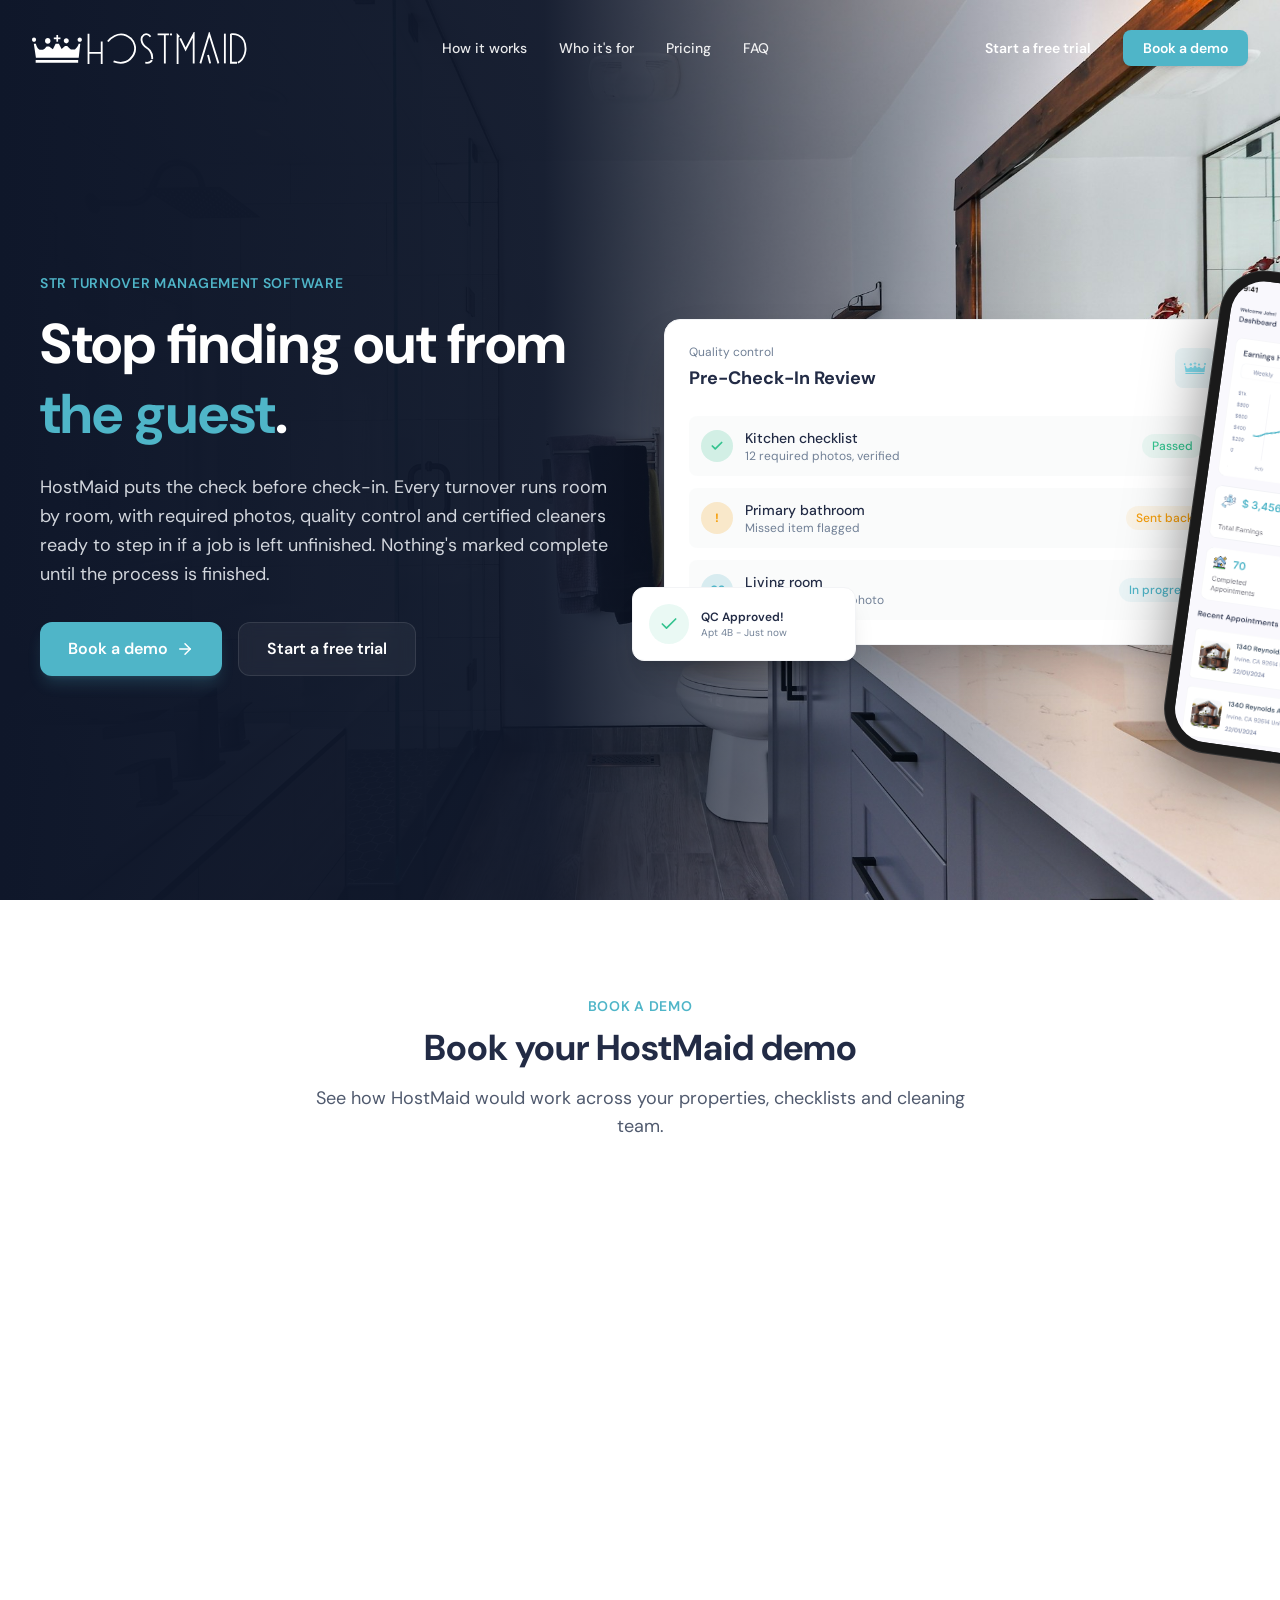
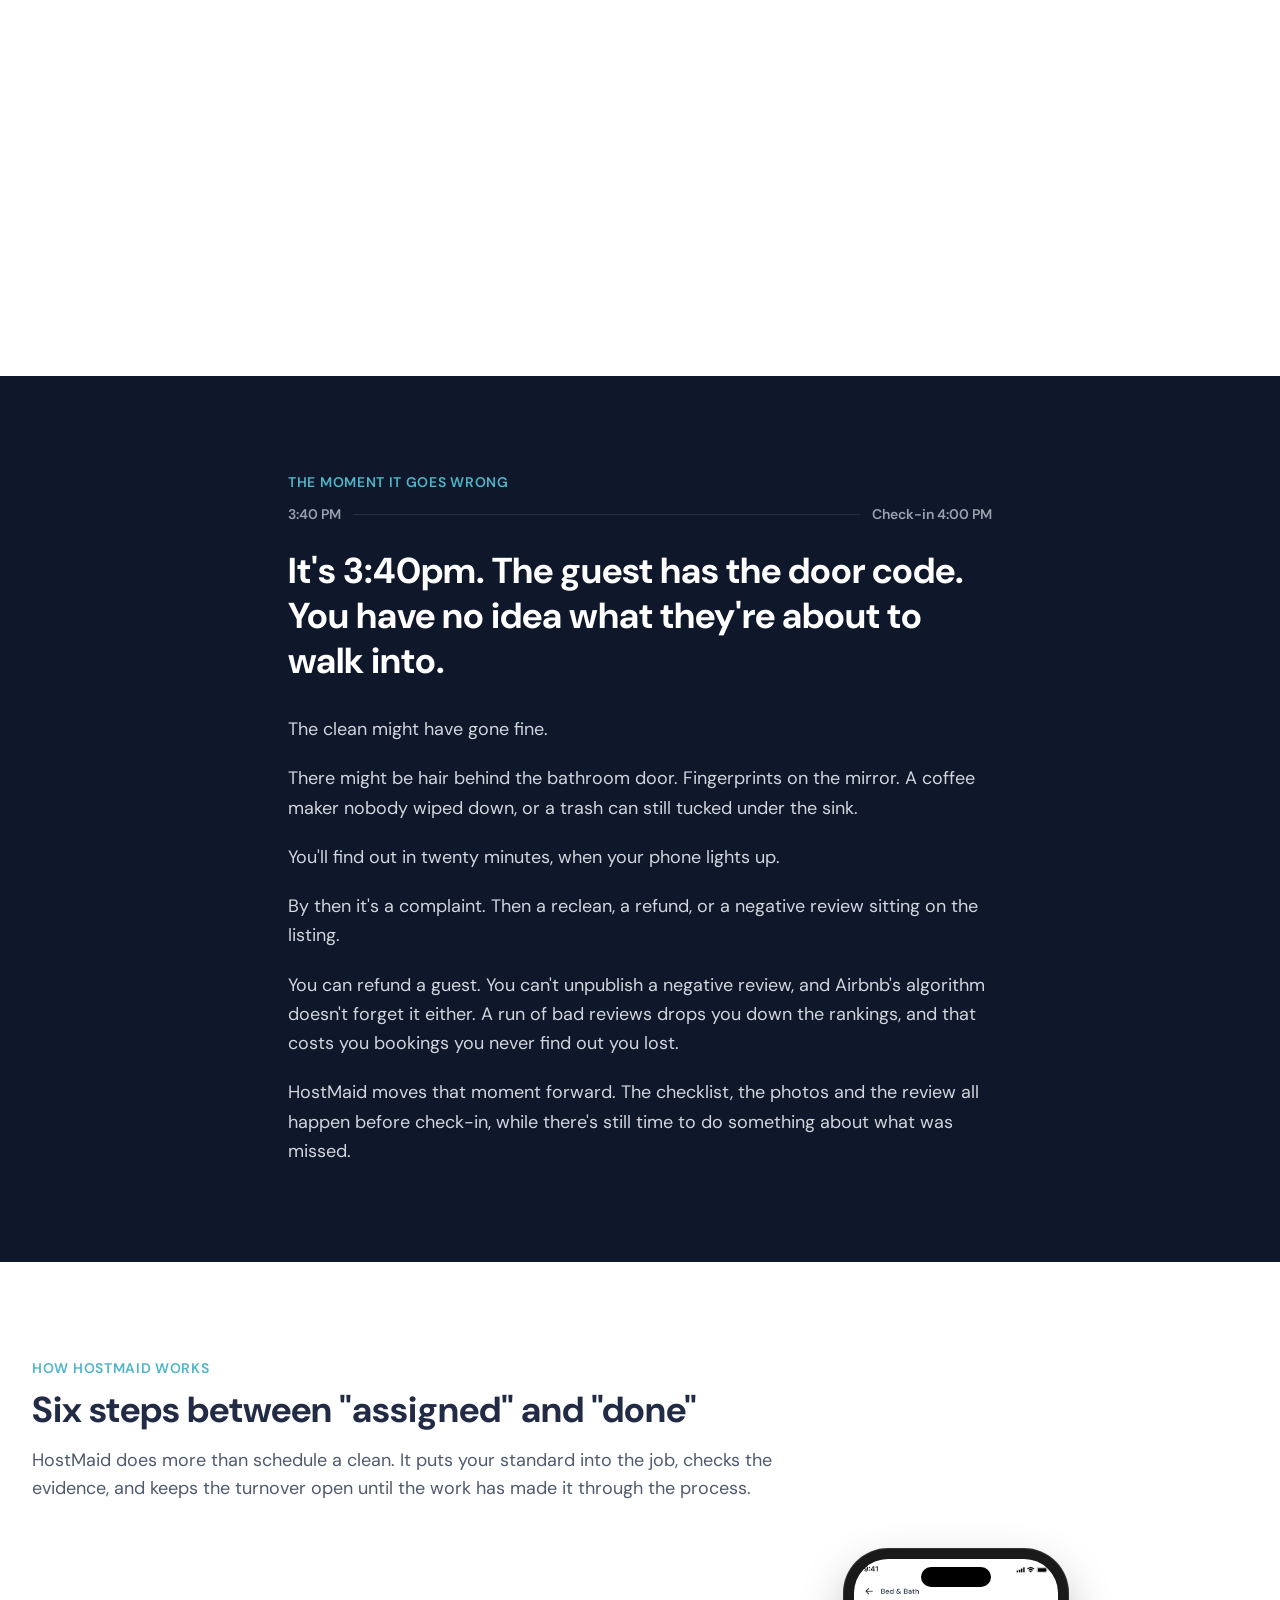
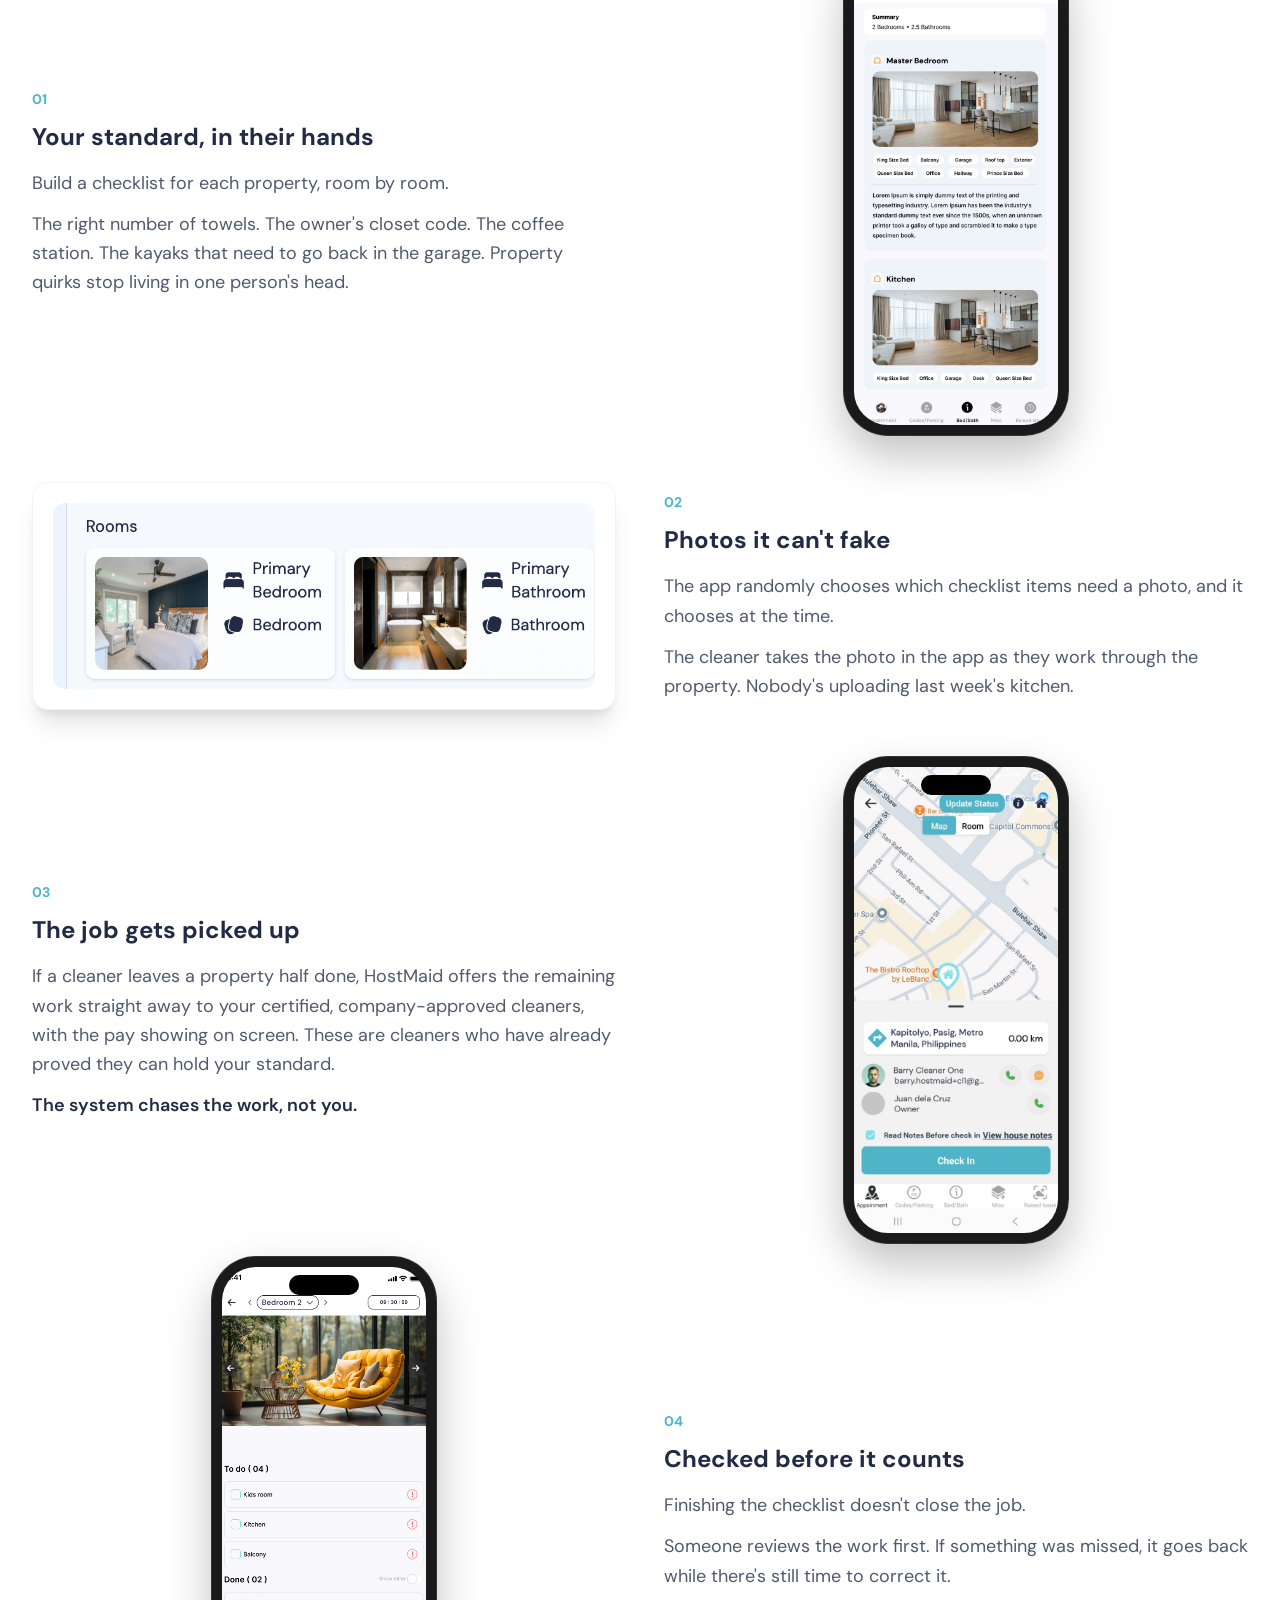
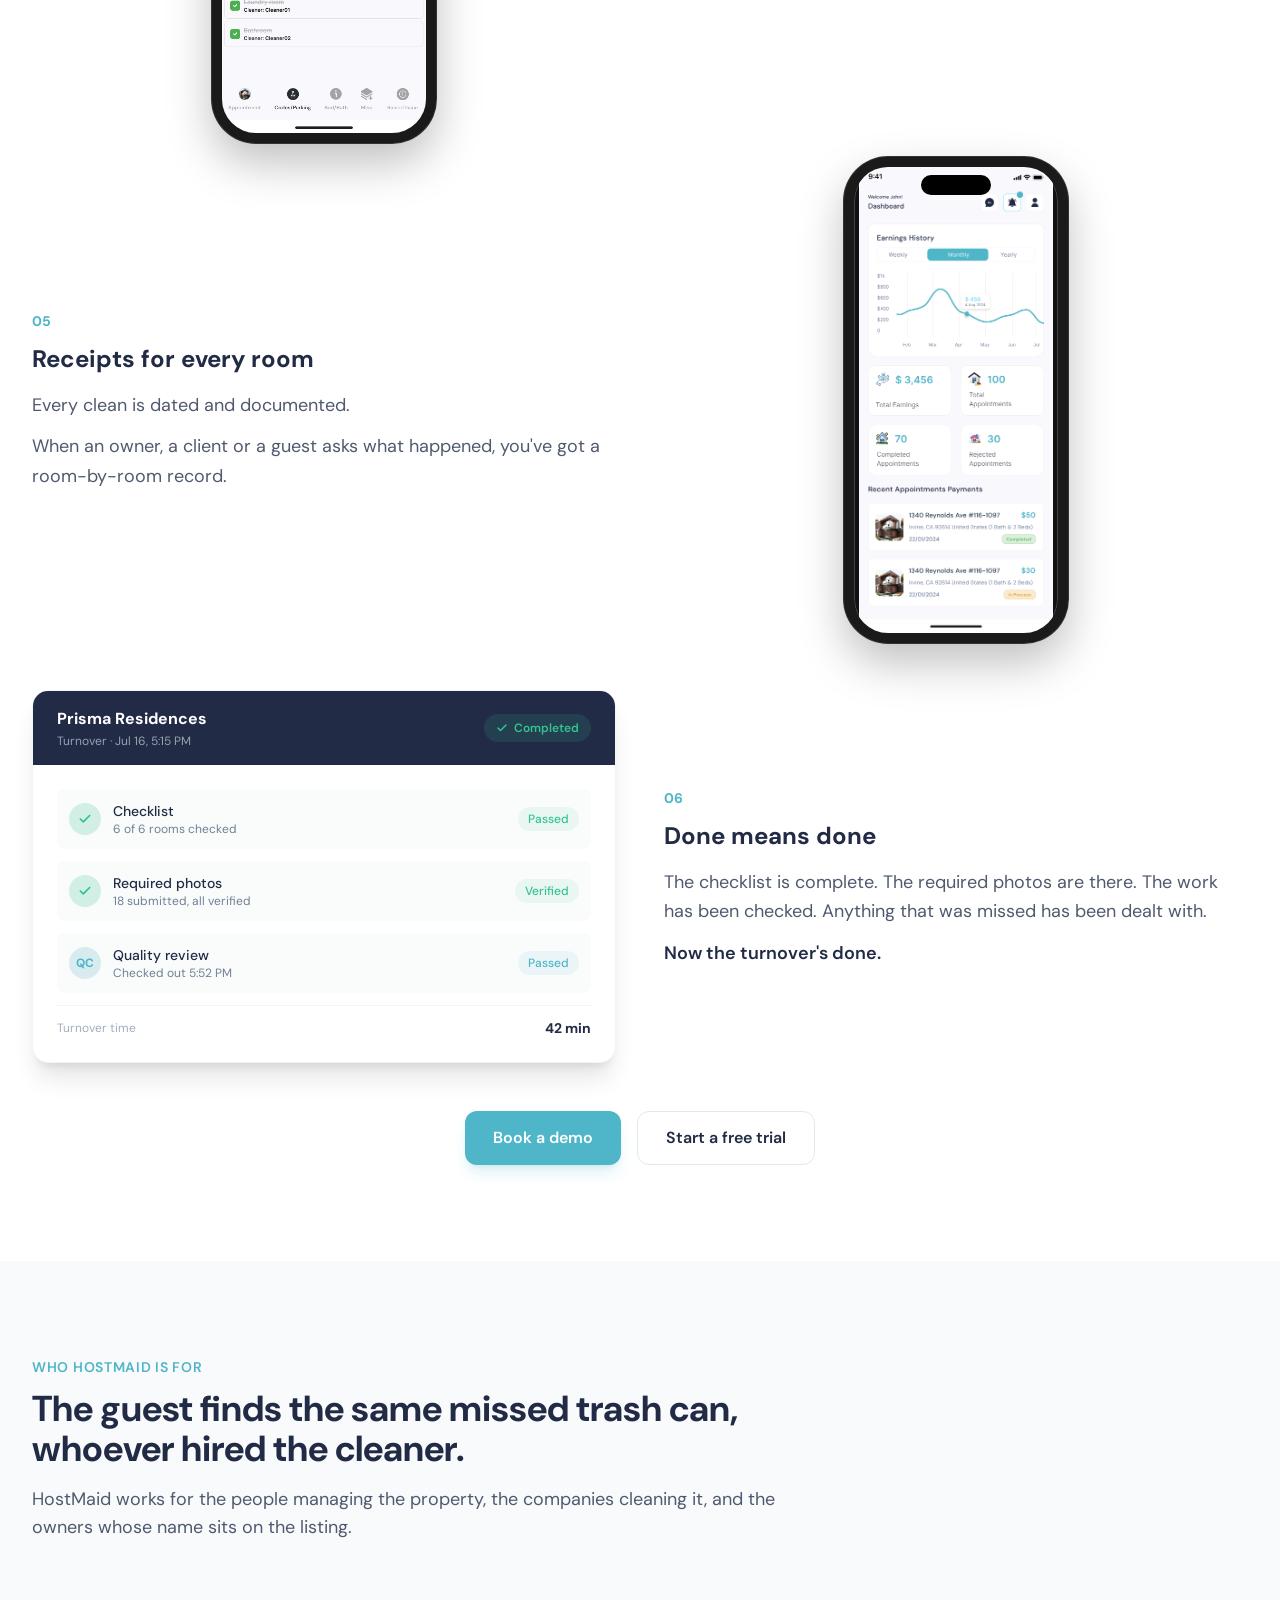
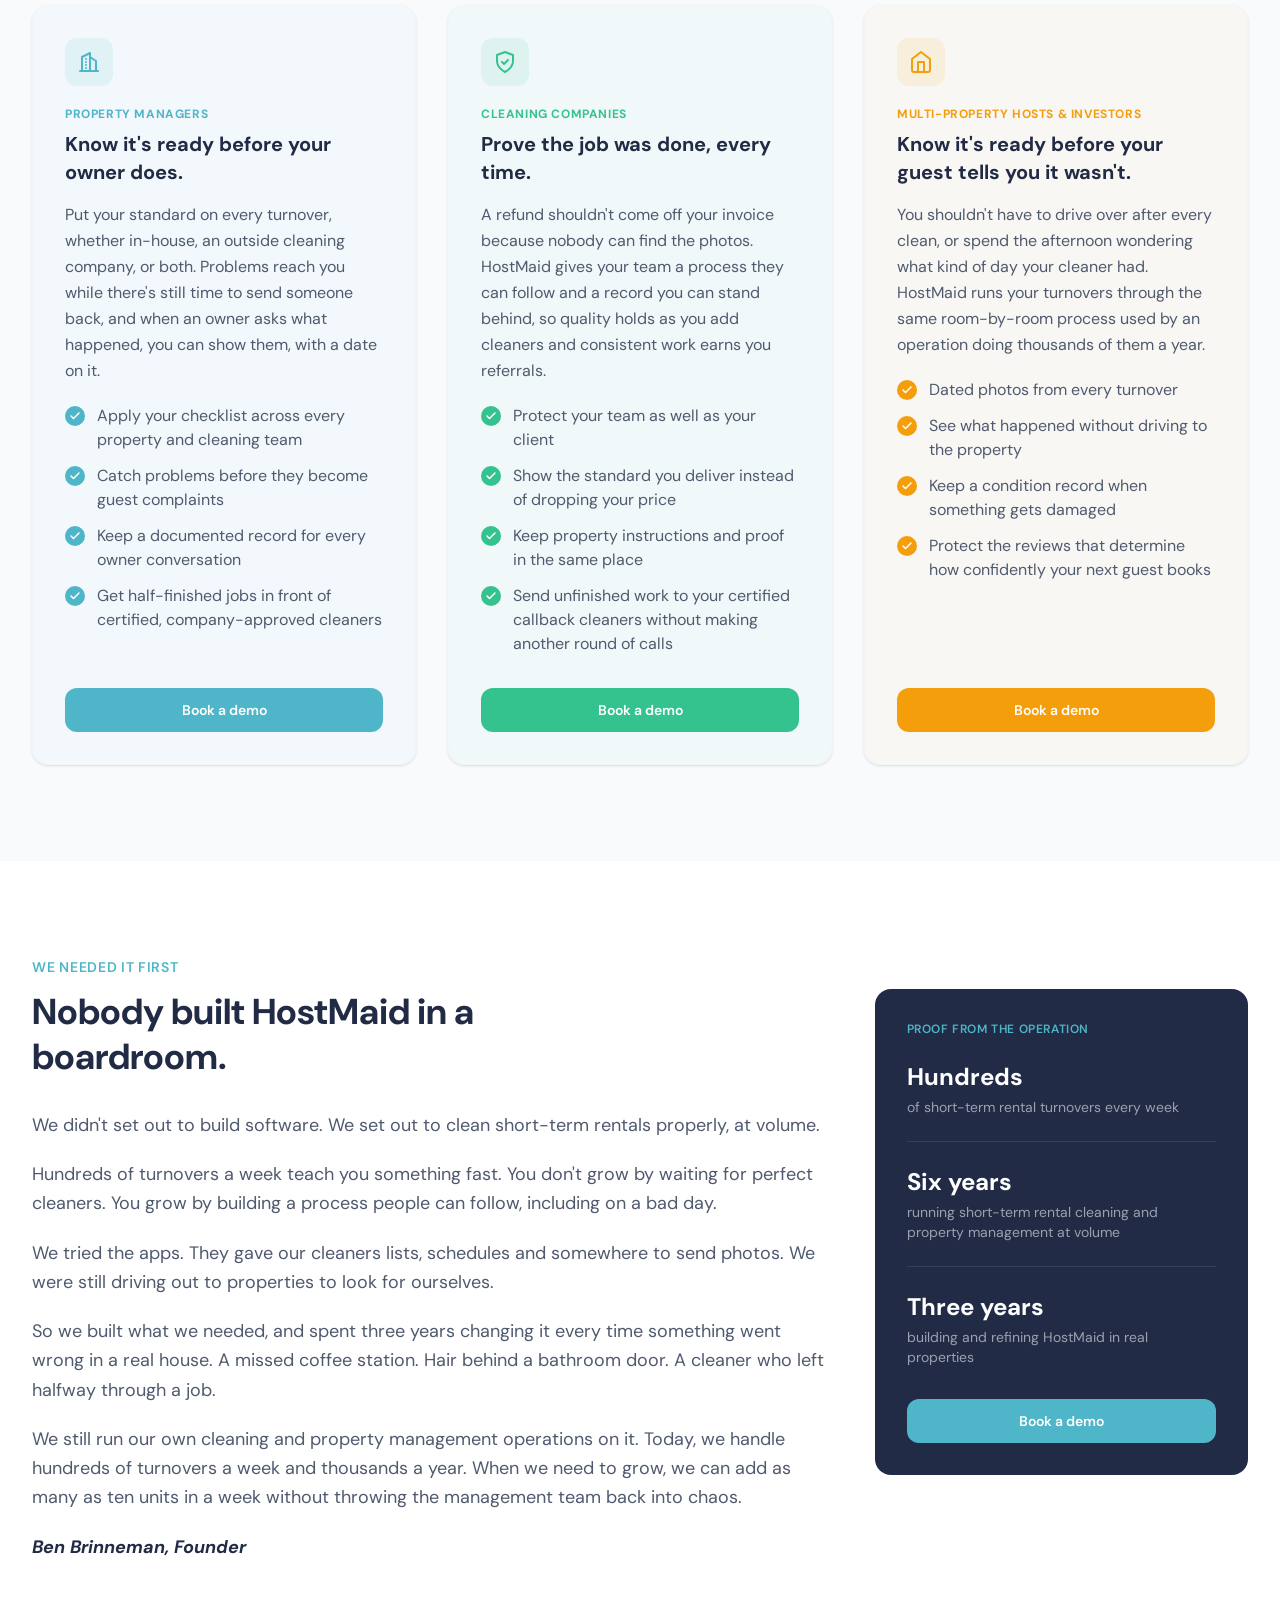
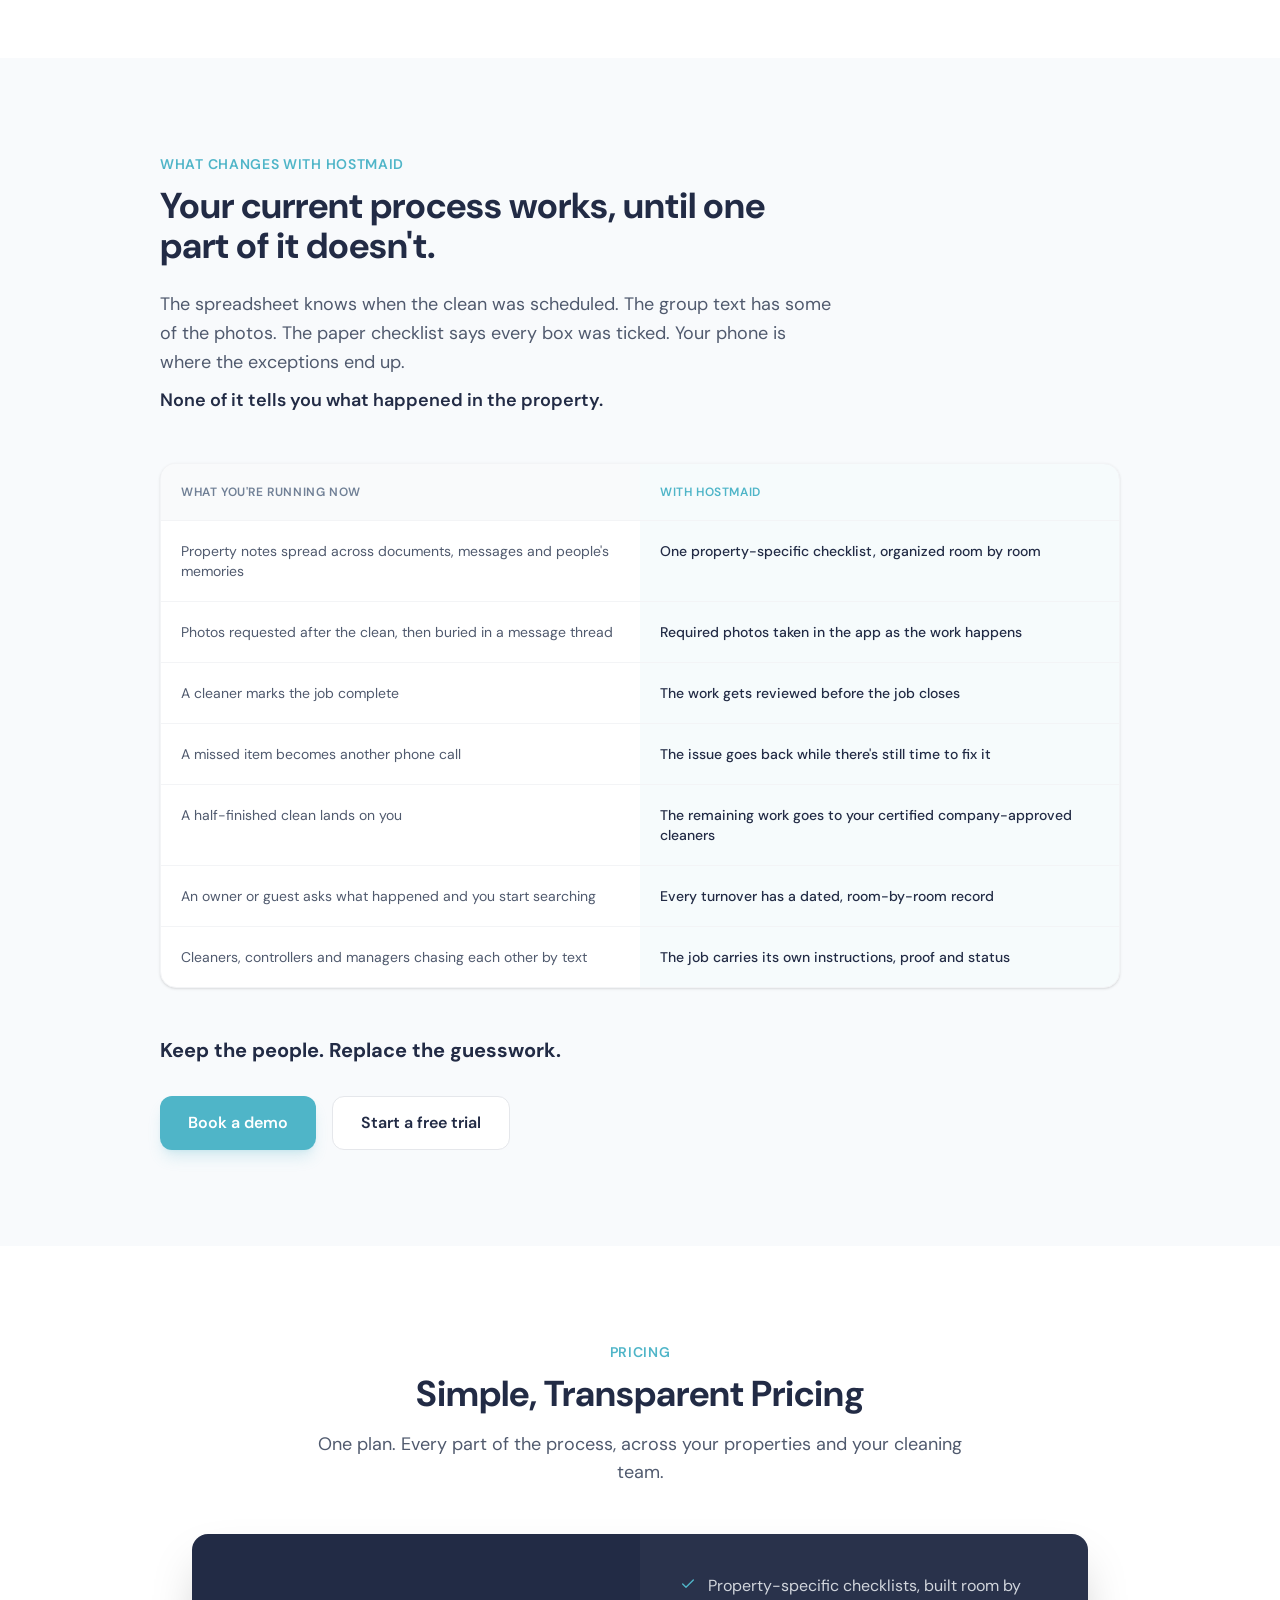
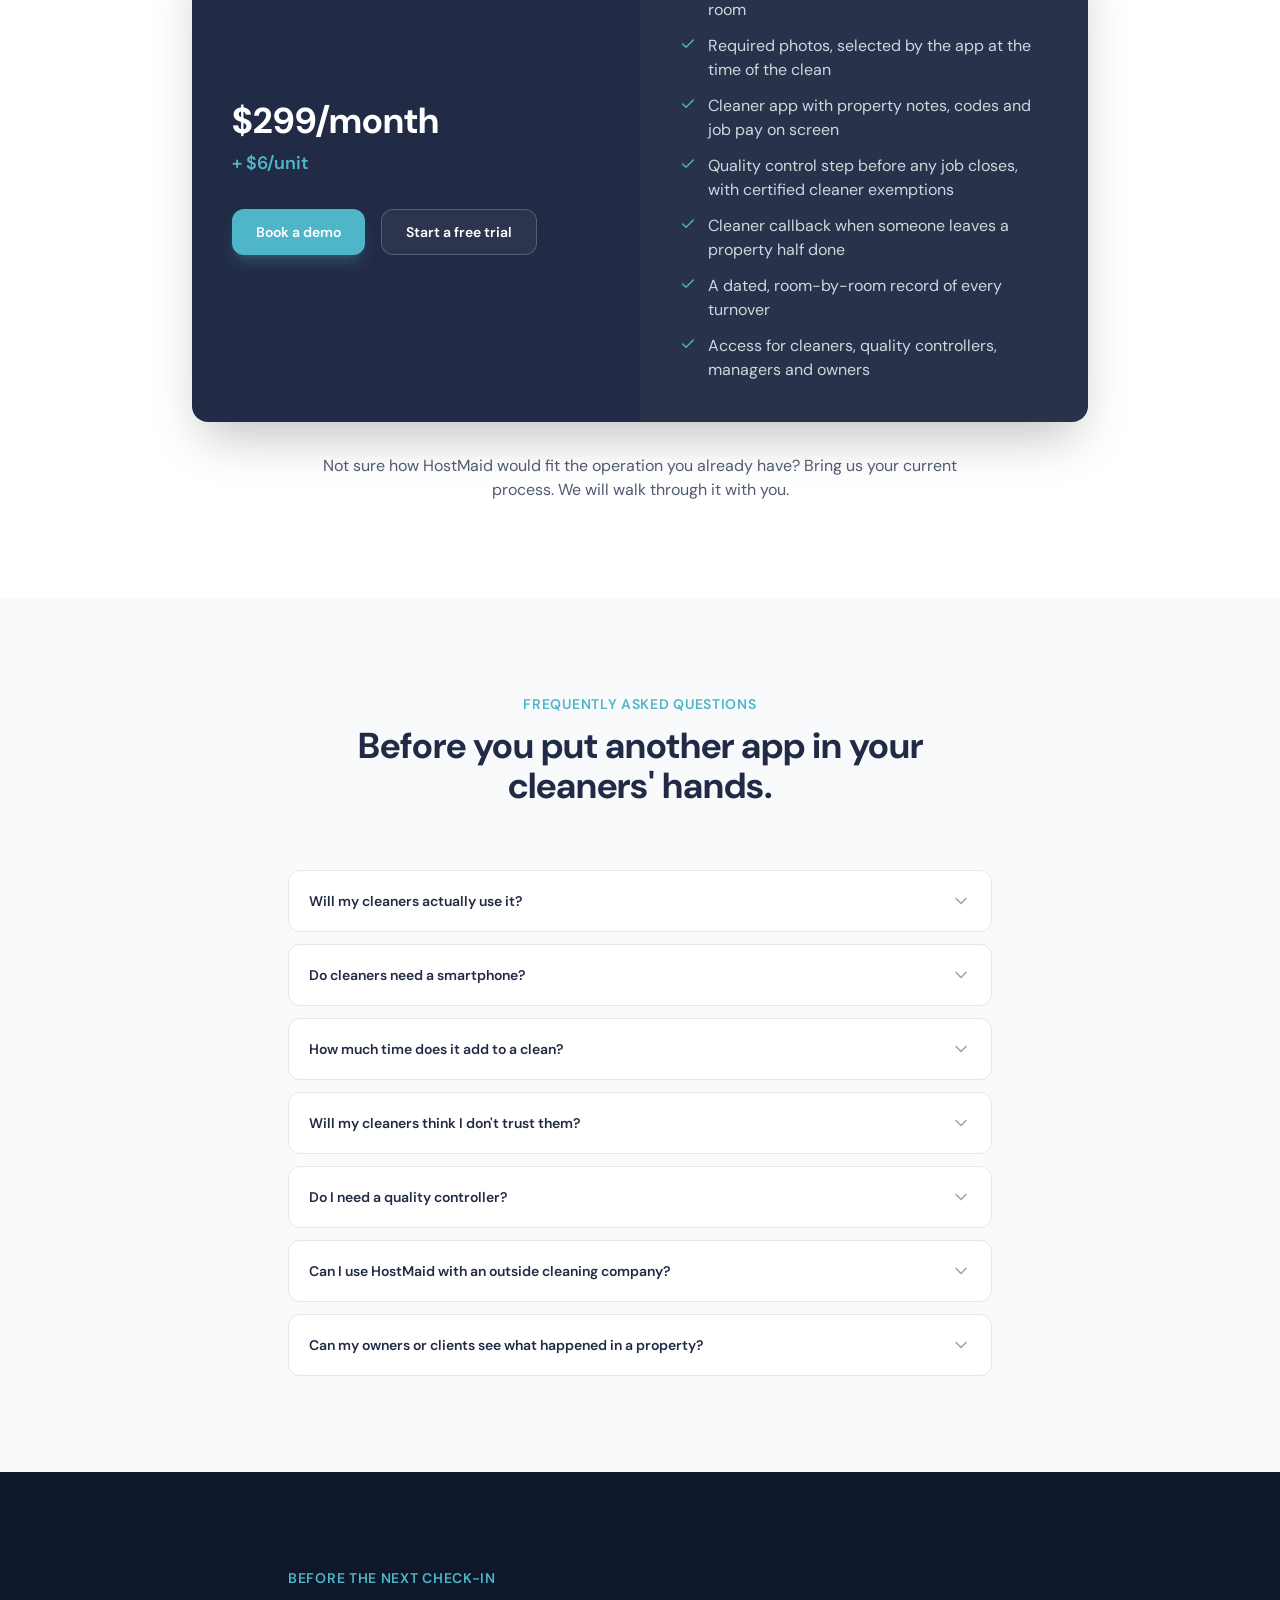
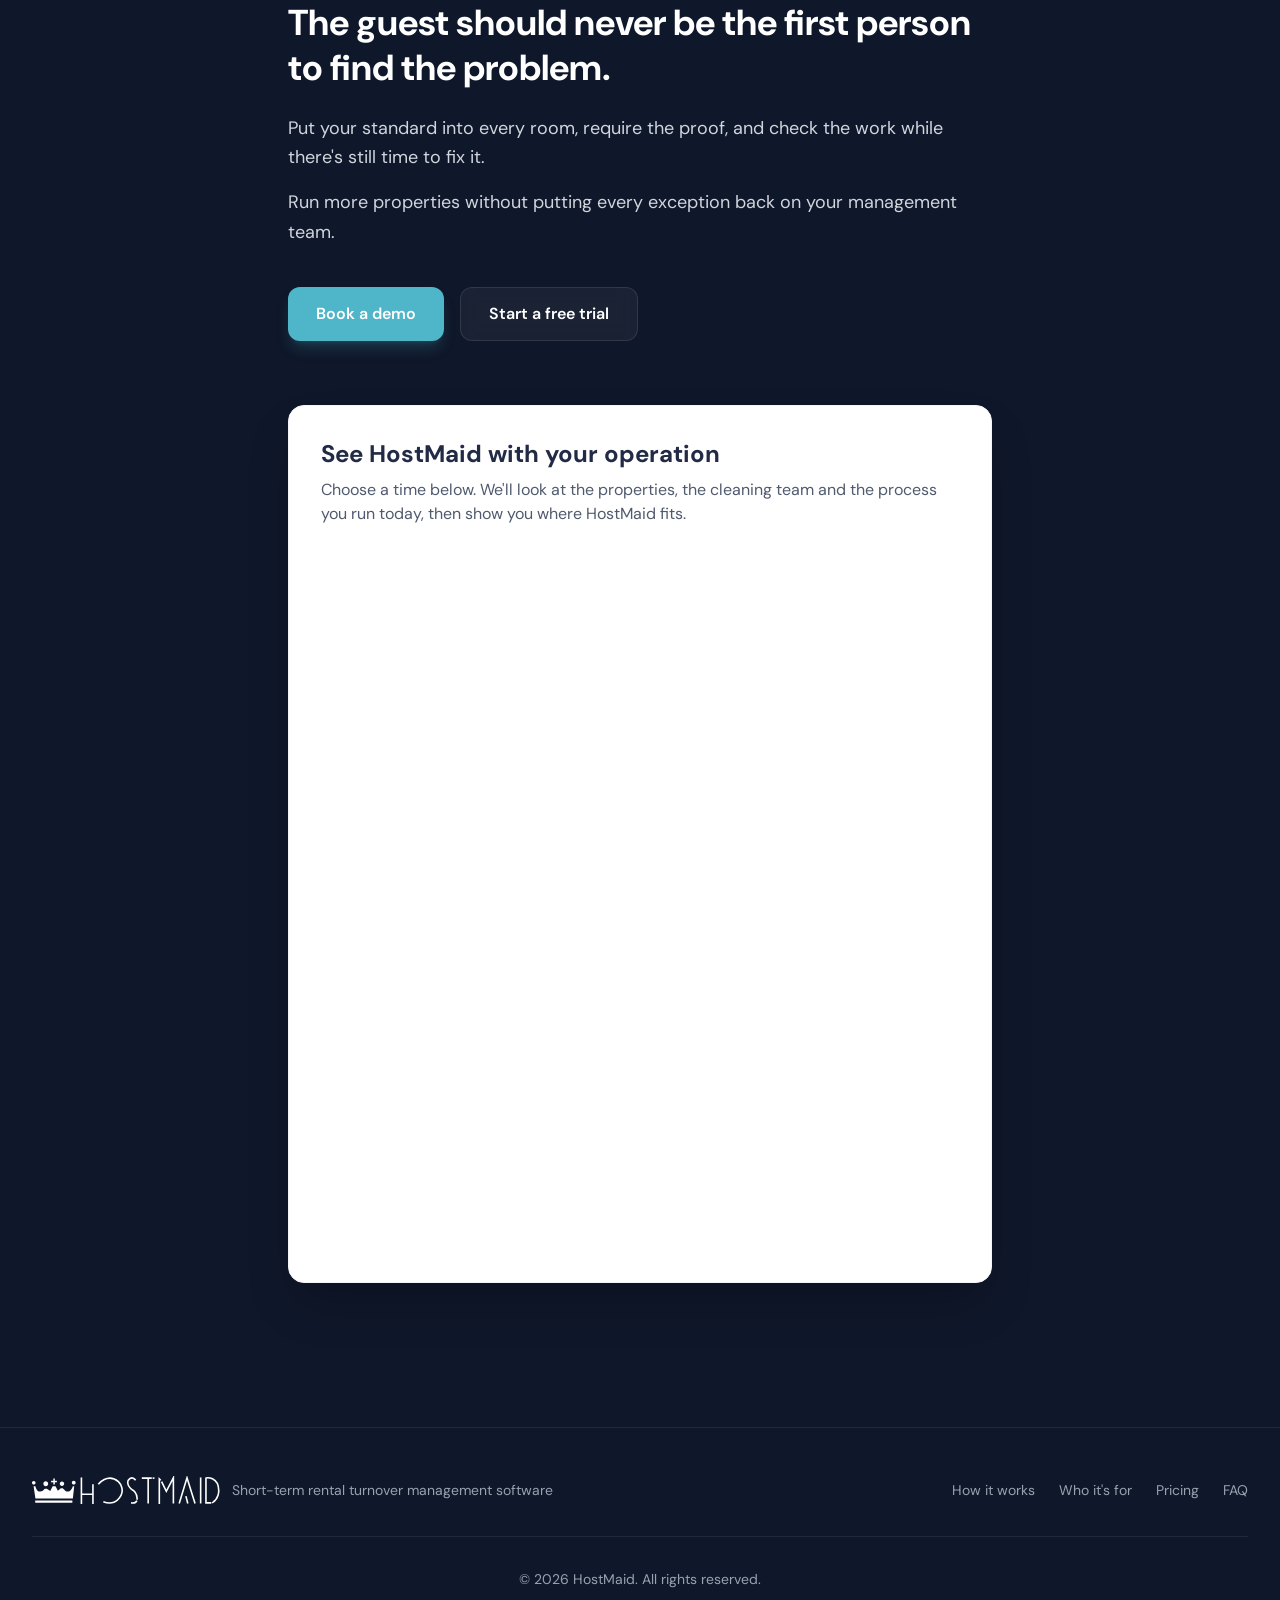
<file: index.html>
<!DOCTYPE html>
<html lang="en">
<head>
<!-- Google Tag Manager -->
<script>(function(w,d,s,l,i){w[l]=w[l]||[];w[l].push({'gtm.start':
new Date().getTime(),event:'gtm.js'});var f=d.getElementsByTagName(s)[0],
j=d.createElement(s),dl=l!='dataLayer'?'&l='+l:'';j.async=true;j.src=
'https://www.googletagmanager.com/gtm.js?id='+i+dl;f.parentNode.insertBefore(j,f);
})(window,document,'script','dataLayer','GTM-MM2MGMRR');</script>
<!-- End Google Tag Manager -->
<meta charset="UTF-8">
<meta name="viewport" content="width=device-width, initial-scale=1.0">
<title>HostMaid - Short-Term Rental Turnover Management Software</title>
<link rel="icon" href="favicon.ico">
<link rel="stylesheet" href="styles.css">
<style>
  /* Fallback font stack in case Google Fonts fails to load offline */
  body {
    font-family: 'DM Sans', sans-serif;
  }

  /* ===== Keyframe animations (copied verbatim from Landing.pretty.js) ===== */
  @keyframes float {
    0%, 100% { transform: translateY(0px); }
    50% { transform: translateY(-10px); }
  }
  @keyframes floatPhone {
    0%, 100% { transform: rotate(8deg) translateY(0px); }
    50% { transform: rotate(8deg) translateY(-10px); }
  }
  @keyframes floatNotif {
    0%, 100% { transform: translateY(0px) translateX(0px); }
    50% { transform: translateY(-6px) translateX(2px); }
  }

  /* Simple fade/slide-in used across sections on scroll-into-view (replaces React IntersectionObserver state) */
  .reveal {
    opacity: 0;
    transform: translateY(20px);
    transition: opacity 0.6s ease-out, transform 0.6s ease-out;
  }
  .reveal.reveal-left { transform: translateX(-40px); }
  .reveal.reveal-right { transform: translateX(40px); }
  .reveal.reveal-visible {
    opacity: 1;
    transform: translateY(0) translateX(0);
  }

  /* Hero load-in animation (simplified from the React timed sequence) */
  .hero-fade {
    opacity: 0;
    transform: translateY(20px);
    transition: all 0.6s ease-out;
  }
  .hero-fade.hero-fade-visible {
    opacity: 1;
    transform: translateY(0);
  }

  /* FAQ accordion (max-height bumped up from the original 16rem so two-paragraph answers don't clip) */
  .faq-answer {
    overflow: hidden;
    max-height: 0;
    opacity: 0;
    transition: all 0.35s ease-out;
  }
  .faq-answer.faq-open {
    max-height: 40rem;
    opacity: 1;
  }
  .faq-icon {
    transition: transform 0.3s ease-out;
  }
  .faq-icon.faq-open {
    transform: rotate(180deg);
  }

  /* A few small utilities the compiled Tailwind build doesn't include */
  .aspect-square-box { aspect-ratio: 1 / 1; }
  .bg-muted-wash { background-color: #F8FAFC; }
  .max-w-4xl { max-width: 56rem; }
  .mt-auto { margin-top: auto; }
  .space-y-20 > * + * { margin-top: 5rem; }
  .italic { font-style: italic; }
</style>
</head>
<body class="bg-white">
<!-- Google Tag Manager (noscript) -->
<noscript><iframe src="https://www.googletagmanager.com/ns.html?id=GTM-MM2MGMRR"
height="0" width="0" style="display:none;visibility:hidden"></iframe></noscript>
<!-- End Google Tag Manager (noscript) -->

<!-- ================= Navbar ================= -->
<nav id="navbar" class="fixed top-0 left-0 right-0 z-50 transition-all duration-300 bg-transparent border-b border-transparent py-4">
  <div class="max-w-7xl mx-auto px-4 sm:px-6 lg:px-8">
    <div class="flex justify-between items-center h-16">
      <a href="#top" class="flex items-center gap-2">
        <img src="assets/light/images/hostmaid.svg" alt="HostMaid" class="h-8 brightness-0 invert transition-all duration-300">
      </a>
      <div class="hidden md:flex items-center gap-8">
        <a href="#how-it-works" class="text-sm font-medium text-white/90 hover:text-[#4FB5C8] transition-colors">How it works</a>
        <a href="#who-its-for" class="text-sm font-medium text-white/90 hover:text-[#4FB5C8] transition-colors">Who it's for</a>
        <a href="#pricing" class="text-sm font-medium text-white/90 hover:text-[#4FB5C8] transition-colors">Pricing</a>
        <a href="#faq" class="text-sm font-medium text-white/90 hover:text-[#4FB5C8] transition-colors">FAQ</a>
      </div>
      <div class="hidden md:flex items-center gap-3">
        <a href="https://app.staging.hostmaid.com/login" class="px-5 py-2 text-sm font-semibold text-white hover:text-[#4FB5C8] transition-colors">Start a free trial</a>
        <a href="#demo" class="px-5 py-2 bg-[#4FB5C8] text-white text-sm font-semibold rounded-lg hover:bg-[#3da1b3] shadow-md hover:shadow-lg transition-all">Book a demo</a>
      </div>
      <button id="mobile-menu-btn" class="md:hidden p-2 text-white" aria-label="Toggle menu">
        <!-- Menu icon (shown when closed) -->
        <svg id="icon-menu" width="24" height="24" viewBox="0 0 24 24" fill="none" stroke="currentColor" stroke-width="2" stroke-linecap="round" stroke-linejoin="round"><line x1="4" y1="12" x2="20" y2="12"/><line x1="4" y1="6" x2="20" y2="6"/><line x1="4" y1="18" x2="20" y2="18"/></svg>
        <!-- X icon (shown when open) -->
        <svg id="icon-x" width="24" height="24" viewBox="0 0 24 24" fill="none" stroke="currentColor" stroke-width="2" stroke-linecap="round" stroke-linejoin="round" class="hidden"><line x1="18" y1="6" x2="6" y2="18"/><line x1="6" y1="6" x2="18" y2="18"/></svg>
      </button>
    </div>
  </div>
  <!-- Mobile menu -->
  <div id="mobile-menu" class="md:hidden bg-[#0F172A] border-t border-white/10 shadow-xl absolute top-full left-0 right-0 hidden">
    <div class="px-4 py-4 space-y-3">
      <a href="#how-it-works" class="block text-sm font-medium text-white/90 hover:text-[#4FB5C8] py-2">How it works</a>
      <a href="#who-its-for" class="block text-sm font-medium text-white/90 hover:text-[#4FB5C8] py-2">Who it's for</a>
      <a href="#pricing" class="block text-sm font-medium text-white/90 hover:text-[#4FB5C8] py-2">Pricing</a>
      <a href="#faq" class="block text-sm font-medium text-white/90 hover:text-[#4FB5C8] py-2">FAQ</a>
      <div class="pt-3 border-t border-white/10 space-y-2">
        <a href="https://app.staging.hostmaid.com/login" class="block text-center px-5 py-2.5 text-sm font-semibold text-white border border-white/20 rounded-lg hover:bg-white/5">Start a free trial</a>
        <a href="#demo" class="block text-center px-5 py-2.5 bg-[#4FB5C8] text-white text-sm font-semibold rounded-lg">Book a demo</a>
      </div>
    </div>
  </div>
</nav>

<!-- ================= Hero ================= -->
<header id="top" class="relative min-h-screen flex items-center overflow-hidden pt-16" style="background-image:url('assets/hero-bg.jpg'); background-size:cover; background-position:center;">
  <div class="absolute inset-0 bg-gradient-to-r from-[#0F172A] via-[#0F172A]/95 to-transparent z-0 w-[85%]"></div>
  <div class="absolute top-20 right-0 w-[500px] h-[500px] bg-[#4FB5C8]/10 rounded-full blur-3xl -z-10"></div>
  <div class="absolute bottom-0 left-0 w-[400px] h-[400px] bg-[#4FB5C8]/5 rounded-full blur-3xl -z-10"></div>

  <div class="relative z-10 max-w-7xl mx-auto px-4 sm:px-6 lg:px-8 py-20">
    <div class="grid lg:grid-cols-2 gap-12 items-center">
      <div class="max-w-xl">
        <p class="hero-fade text-sm font-semibold text-[#4FB5C8] uppercase tracking-wider mb-4">STR turnover management software</p>
        <h1 class="hero-fade text-4xl sm:text-5xl lg:text-[3.5rem] font-bold text-white leading-tight mb-6" style="transition-delay:0.15s;">
          Stop finding out from <span class="text-[#4FB5C8]">the guest</span>.
        </h1>
        <div class="hero-fade text-lg text-gray-300 mb-8 leading-relaxed space-y-4" style="transition-delay:0.3s;">
          <p>HostMaid puts the check before check-in. Every turnover runs room by room, with required photos, quality control and certified cleaners ready to step in if a job is left unfinished. Nothing's marked complete until the process is finished.</p>
        </div>
        <div class="hero-fade flex flex-wrap gap-4 mb-4" style="transition-delay:0.45s;">
          <a href="#demo" class="inline-flex items-center gap-2 px-7 py-3.5 bg-[#4FB5C8] text-white font-semibold rounded-xl hover:bg-[#3da1b3] shadow-lg shadow-[#4FB5C8]/20 hover:shadow-xl hover:shadow-[#4FB5C8]/30 hover:scale-[1.03] active:scale-[0.98] transition-all">
            Book a demo
            <svg width="18" height="18" viewBox="0 0 24 24" fill="none" stroke="currentColor" stroke-width="2" stroke-linecap="round" stroke-linejoin="round"><line x1="5" y1="12" x2="19" y2="12"/><polyline points="12 5 19 12 12 19"/></svg>
          </a>
          <a href="https://app.staging.hostmaid.com/login" class="inline-flex items-center gap-2 px-7 py-3.5 bg-white/5 text-white font-semibold rounded-xl border border-white/10 backdrop-blur-sm hover:bg-white/10 hover:border-white/20 hover:scale-[1.03] active:scale-[0.98] transition-all">
            Start a free trial
          </a>
        </div>
      </div>

      <!-- Floating phone mockup + QC review card -->
      <div class="hero-fade relative hidden lg:block" style="transition:all 0.8s ease-out 0.5s;">
        <div class="absolute -top-10 -right-44 w-56 rounded-[44px] shadow-2xl overflow-hidden" style="animation:floatPhone 5s ease-in-out infinite; z-index:20; aspect-ratio:9/19.5; background:#111; border:10px solid #1a1a1a; box-shadow:0 0 0 1px #333, 0 30px 60px rgba(0,0,0,0.5), inset 0 0 0 1px #444; transform:rotate(8deg);">
          <div class="absolute top-2 left-1/2 -translate-x-1/2 z-50 rounded-full bg-black" style="width:80px; height:24px;"></div>
          <img src="assets/landing/Dashboard.png" alt="HostMaid mobile app" class="w-full h-full object-cover object-top">
        </div>

        <div class="relative">
          <div class="bg-white rounded-2xl shadow-2xl p-6 border border-gray-100" style="animation:float 6s ease-in-out infinite 0.3s;">
            <div class="flex items-center justify-between mb-6">
              <div>
                <p class="text-xs text-[#718096] mb-1">Quality control</p>
                <h3 class="text-lg font-bold text-[#222B45]">Pre-Check-In Review</h3>
              </div>
              <div class="w-10 h-10 bg-[#4FB5C8]/10 rounded-lg flex items-center justify-center">
                <img src="assets/light/images/hostmaid_icon.svg" alt="" class="w-6 h-6">
              </div>
            </div>
            <div class="space-y-3">
              <div class="flex items-center justify-between p-3 bg-gray-50/80 rounded-lg hover:bg-gray-100/80 transition-colors cursor-default">
                <div class="flex items-center gap-3">
                  <div class="w-8 h-8 rounded-full flex items-center justify-center" style="background-color:#34c38f33;">
                    <svg width="14" height="14" viewBox="0 0 24 24" fill="none" stroke="#34c38f" stroke-width="3" stroke-linecap="round" stroke-linejoin="round"><polyline points="20 6 9 17 4 12"/></svg>
                  </div>
                  <div>
                    <p class="text-sm font-medium text-[#222B45]">Kitchen checklist</p>
                    <p class="text-xs text-[#718096]">12 required photos, verified</p>
                  </div>
                </div>
                <span class="text-xs font-medium px-2.5 py-1 rounded-full" style="background-color:#34c38f15; color:#34c38f;">Passed</span>
              </div>
              <div class="flex items-center justify-between p-3 bg-gray-50/80 rounded-lg hover:bg-gray-100/80 transition-colors cursor-default">
                <div class="flex items-center gap-3">
                  <div class="w-8 h-8 rounded-full flex items-center justify-center text-xs font-bold text-[#F59E0B]" style="background-color:#F59E0B33;">!</div>
                  <div>
                    <p class="text-sm font-medium text-[#222B45]">Primary bathroom</p>
                    <p class="text-xs text-[#718096]">Missed item flagged</p>
                  </div>
                </div>
                <span class="text-xs font-medium px-2.5 py-1 rounded-full" style="background-color:#F59E0B15; color:#F59E0B;">Sent back</span>
              </div>
              <div class="flex items-center justify-between p-3 bg-gray-50/80 rounded-lg hover:bg-gray-100/80 transition-colors cursor-default">
                <div class="flex items-center gap-3">
                  <div class="w-8 h-8 rounded-full bg-[#4FB5C8]/20 flex items-center justify-center text-xs font-bold text-[#4FB5C8]">02</div>
                  <div>
                    <p class="text-sm font-medium text-[#222B45]">Living room</p>
                    <p class="text-xs text-[#718096]">Awaiting required photo</p>
                  </div>
                </div>
                <span class="text-xs font-medium px-2.5 py-1 rounded-full" style="background-color:#4FB5C815; color:#4FB5C8;">In progress</span>
              </div>
            </div>
          </div>

          <div class="absolute -bottom-4 -left-8 bg-white rounded-xl shadow-xl p-4 border border-gray-100 w-56" style="animation:floatNotif 4s ease-in-out 2.5s infinite;">
            <div class="flex items-center gap-3">
              <div class="w-10 h-10 bg-[#34c38f]/10 rounded-full flex items-center justify-center">
                <svg width="20" height="20" viewBox="0 0 24 24" fill="none" stroke="currentColor" stroke-width="2" stroke-linecap="round" stroke-linejoin="round" class="text-[#34c38f]"><polyline points="20 6 9 17 4 12"/></svg>
              </div>
              <div>
                <p class="text-xs font-semibold text-[#222B45]">QC Approved!</p>
                <p class="text-[10px] text-[#718096]">Apt 4B - Just now</p>
              </div>
            </div>
          </div>
        </div>
      </div>
    </div>

  </div>
</header>

<!-- ================= Book your HostMaid demo ================= -->
<section id="demo" class="py-24 bg-white">
  <div class="max-w-4xl mx-auto px-4 sm:px-6 lg:px-8">
    <div class="reveal text-center mb-10">
      <p class="text-sm font-semibold text-[#4FB5C8] uppercase tracking-wider mb-3">Book a demo</p>
      <h2 class="text-3xl sm:text-4xl font-bold text-[#222B45] mb-4">Book your HostMaid demo</h2>
      <p class="text-[#505a6e] text-lg max-w-2xl mx-auto">See how HostMaid would work across your properties, checklists and cleaning team.</p>
    </div>
    <div class="reveal rounded-2xl overflow-hidden">
      <!-- Calendly inline widget begin -->
      <div class="calendly-inline-widget" data-url="https://calendly.com/ben-capuletcleaning/30min" style="min-width:320px;height:700px;"></div>
      <!-- Calendly inline widget end -->
    </div>
  </div>
</section>

<!-- ================= The moment it goes wrong ================= -->
<section class="py-24 bg-[#0F172A] overflow-hidden">
  <div class="max-w-3xl mx-auto px-4 sm:px-6 lg:px-8">
    <p class="reveal text-sm font-semibold text-[#4FB5C8] uppercase tracking-wider mb-3">The moment it goes wrong</p>
    <div class="reveal flex items-center gap-3 mb-6">
      <span class="text-sm font-semibold text-gray-400">3:40 PM</span>
      <span class="flex-1 h-px bg-white/10"></span>
      <span class="text-sm font-semibold text-gray-400">Check-in 4:00 PM</span>
    </div>
    <h2 class="reveal text-3xl sm:text-4xl font-bold text-white mb-8 leading-tight">It's 3:40pm. The guest has the door code. You have no idea what they're about to walk into.</h2>
    <div class="reveal space-y-5 text-gray-300 text-lg leading-relaxed">
      <p>The clean might have gone fine.</p>
      <p>There might be hair behind the bathroom door. Fingerprints on the mirror. A coffee maker nobody wiped down, or a trash can still tucked under the sink.</p>
      <p>You'll find out in twenty minutes, when your phone lights up.</p>
      <p>By then it's a complaint. Then a reclean, a refund, or a negative review sitting on the listing.</p>
      <p>You can refund a guest. You can't unpublish a negative review, and Airbnb's algorithm doesn't forget it either. A run of bad reviews drops you down the rankings, and that costs you bookings you never find out you lost.</p>
      <p>HostMaid moves that moment forward. The checklist, the photos and the review all happen before check-in, while there's still time to do something about what was missed.</p>
    </div>
  </div>
</section>

<!-- ================= Six steps between "assigned" and "done" ================= -->
<section id="how-it-works" class="py-24 bg-white">
  <div class="max-w-7xl mx-auto px-4 sm:px-6 lg:px-8">
    <div class="reveal max-w-3xl mb-20">
      <p class="text-sm font-semibold text-[#4FB5C8] uppercase tracking-wider mb-3">How HostMaid works</p>
      <h2 class="text-3xl sm:text-4xl font-bold text-[#222B45] mb-4">Six steps between "assigned" and "done"</h2>
      <p class="text-[#505a6e] text-lg">HostMaid does more than schedule a clean. It puts your standard into the job, checks the evidence, and keeps the turnover open until the work has made it through the process.</p>
    </div>

    <div class="space-y-20">

      <!-- Step 1 -->
      <div class="grid lg:grid-cols-2 gap-12 items-center">
        <div class="reveal reveal-left">
          <span class="inline-block text-sm font-bold text-[#4FB5C8] mb-3">01</span>
          <h3 class="text-2xl font-bold text-[#222B45] mb-4">Your standard, in their hands</h3>
          <p class="text-lg text-[#505a6e] leading-relaxed mb-3">Build a checklist for each property, room by room.</p>
          <p class="text-lg text-[#505a6e] leading-relaxed">The right number of towels. The owner's closet code. The coffee station. The kayaks that need to go back in the garage. Property quirks stop living in one person's head.</p>
        </div>
        <div class="reveal reveal-right relative flex items-center justify-center" style="height:420px;">
          <div class="w-56 rounded-[44px] shadow-2xl overflow-hidden" style="aspect-ratio:9/19.5; background:#111; border:10px solid #1a1a1a; box-shadow:0 0 0 1px #333, 0 20px 45px rgba(0,0,0,0.25), inset 0 0 0 1px #444;">
            <div class="relative w-full h-full">
              <div class="absolute top-2 left-1/2 -translate-x-1/2 z-10 rounded-full bg-black" style="width:70px; height:20px;"></div>
              <img src="assets/landing/rooms-details.png" alt="Property setup checklist, room by room" class="w-full h-full object-cover object-top">
            </div>
          </div>
        </div>
      </div>

      <!-- Step 2 -->
      <div class="grid lg:grid-cols-2 gap-12 items-center">
        <div class="reveal reveal-left lg:order-2">
          <span class="inline-block text-sm font-bold text-[#4FB5C8] mb-3">02</span>
          <h3 class="text-2xl font-bold text-[#222B45] mb-4">Photos it can't fake</h3>
          <p class="text-lg text-[#505a6e] leading-relaxed mb-3">The app randomly chooses which checklist items need a photo, and it chooses at the time.</p>
          <p class="text-lg text-[#505a6e] leading-relaxed">The cleaner takes the photo in the app as they work through the property. Nobody's uploading last week's kitchen.</p>
        </div>
        <div class="reveal reveal-right lg:order-1 bg-white rounded-2xl shadow-xl p-5 border border-gray-100">
          <img src="assets/landing/rooms-photos.png" alt="Required photos submitted for each room" class="w-full rounded-xl object-cover">
        </div>
      </div>

      <!-- Step 3 -->
      <div class="grid lg:grid-cols-2 gap-12 items-center">
        <div class="reveal reveal-left">
          <span class="inline-block text-sm font-bold text-[#4FB5C8] mb-3">03</span>
          <h3 class="text-2xl font-bold text-[#222B45] mb-4">The job gets picked up</h3>
          <p class="text-lg text-[#505a6e] leading-relaxed mb-3">If a cleaner leaves a property half done, HostMaid offers the remaining work straight away to your certified, company-approved cleaners, with the pay showing on screen. These are cleaners who have already proved they can hold your standard.</p>
          <p class="text-lg text-[#222B45] font-semibold">The system chases the work, not you.</p>
        </div>
        <div class="reveal reveal-right relative flex items-center justify-center" style="height:420px;">
          <div class="w-56 rounded-[44px] shadow-2xl overflow-hidden" style="aspect-ratio:9/19.5; background:#111; border:10px solid #1a1a1a; box-shadow:0 0 0 1px #333, 0 20px 45px rgba(0,0,0,0.25), inset 0 0 0 1px #444;">
            <div class="relative w-full h-full">
              <div class="absolute top-2 left-1/2 -translate-x-1/2 z-10 rounded-full bg-black" style="width:70px; height:20px;"></div>
              <img src="assets/landing/map.png" alt="Callback offer on a cleaner's phone, with pay showing" class="w-full h-full object-cover object-top">
            </div>
          </div>
        </div>
      </div>

      <!-- Step 4 -->
      <div class="grid lg:grid-cols-2 gap-12 items-center">
        <div class="reveal reveal-left lg:order-2">
          <span class="inline-block text-sm font-bold text-[#4FB5C8] mb-3">04</span>
          <h3 class="text-2xl font-bold text-[#222B45] mb-4">Checked before it counts</h3>
          <p class="text-lg text-[#505a6e] leading-relaxed mb-3">Finishing the checklist doesn't close the job.</p>
          <p class="text-lg text-[#505a6e] leading-relaxed">Someone reviews the work first. If something was missed, it goes back while there's still time to correct it.</p>
        </div>
        <div class="reveal reveal-right lg:order-1 relative flex items-center justify-center" style="height:420px;">
          <div class="w-56 rounded-[44px] shadow-2xl overflow-hidden" style="aspect-ratio:9/19.5; background:#111; border:10px solid #1a1a1a; box-shadow:0 0 0 1px #333, 0 20px 45px rgba(0,0,0,0.25), inset 0 0 0 1px #444;">
            <div class="relative w-full h-full">
              <div class="absolute top-2 left-1/2 -translate-x-1/2 z-10 rounded-full bg-black" style="width:70px; height:20px;"></div>
              <img src="assets/landing/Checklist.png" alt="Quality controller review of a room, before the job closes" class="w-full h-full object-cover object-top">
            </div>
          </div>
        </div>
      </div>

      <!-- Step 5 -->
      <div class="grid lg:grid-cols-2 gap-12 items-center">
        <div class="reveal reveal-left">
          <span class="inline-block text-sm font-bold text-[#4FB5C8] mb-3">05</span>
          <h3 class="text-2xl font-bold text-[#222B45] mb-4">Receipts for every room</h3>
          <p class="text-lg text-[#505a6e] leading-relaxed mb-3">Every clean is dated and documented.</p>
          <p class="text-lg text-[#505a6e] leading-relaxed">When an owner, a client or a guest asks what happened, you've got a room-by-room record.</p>
        </div>
        <div class="reveal reveal-right relative flex items-center justify-center" style="height:420px;">
          <div class="w-56 rounded-[44px] shadow-2xl overflow-hidden" style="aspect-ratio:9/19.5; background:#111; border:10px solid #1a1a1a; box-shadow:0 0 0 1px #333, 0 20px 45px rgba(0,0,0,0.25), inset 0 0 0 1px #444;">
            <div class="relative w-full h-full">
              <div class="absolute top-2 left-1/2 -translate-x-1/2 z-10 rounded-full bg-black" style="width:70px; height:20px;"></div>
              <img src="assets/landing/Dashboard.png" alt="Dated, room-by-room turnover record" class="w-full h-full object-contain object-top">
            </div>
          </div>
        </div>
      </div>

      <!-- Step 6 -->
      <div class="grid lg:grid-cols-2 gap-12 items-center">
        <div class="reveal reveal-left lg:order-2">
          <span class="inline-block text-sm font-bold text-[#4FB5C8] mb-3">06</span>
          <h3 class="text-2xl font-bold text-[#222B45] mb-4">Done means done</h3>
          <p class="text-lg text-[#505a6e] leading-relaxed mb-3">The checklist is complete. The required photos are there. The work has been checked. Anything that was missed has been dealt with.</p>
          <p class="text-lg text-[#222B45] font-semibold">Now the turnover's done.</p>
        </div>
        <div class="reveal reveal-right lg:order-1 bg-white rounded-2xl shadow-xl border border-gray-100 overflow-hidden">
          <div class="px-6 py-4 flex items-center justify-between" style="background-color:#222B45;">
            <div>
              <p class="text-white font-bold text-base">Prisma Residences</p>
              <p class="text-gray-400 text-xs mt-0.5">Turnover · Jul 16, 5:15 PM</p>
            </div>
            <span class="inline-flex items-center gap-1.5 text-xs font-semibold px-3 py-1.5 rounded-full" style="background-color:#34c38f22; color:#34c38f;">
              <svg width="12" height="12" viewBox="0 0 24 24" fill="none" stroke="currentColor" stroke-width="3" stroke-linecap="round" stroke-linejoin="round"><polyline points="20 6 9 17 4 12"/></svg>
              Completed
            </span>
          </div>
          <div class="p-6 space-y-3">
            <div class="flex items-center justify-between p-3 bg-gray-50/80 rounded-lg">
              <div class="flex items-center gap-3">
                <div class="w-8 h-8 rounded-full flex items-center justify-center" style="background-color:#34c38f33;">
                  <svg width="14" height="14" viewBox="0 0 24 24" fill="none" stroke="#34c38f" stroke-width="3" stroke-linecap="round" stroke-linejoin="round"><polyline points="20 6 9 17 4 12"/></svg>
                </div>
                <div>
                  <p class="text-sm font-medium text-[#222B45]">Checklist</p>
                  <p class="text-xs text-[#718096]">6 of 6 rooms checked</p>
                </div>
              </div>
              <span class="text-xs font-medium px-2.5 py-1 rounded-full" style="background-color:#34c38f15; color:#34c38f;">Passed</span>
            </div>
            <div class="flex items-center justify-between p-3 bg-gray-50/80 rounded-lg">
              <div class="flex items-center gap-3">
                <div class="w-8 h-8 rounded-full flex items-center justify-center" style="background-color:#34c38f33;">
                  <svg width="14" height="14" viewBox="0 0 24 24" fill="none" stroke="#34c38f" stroke-width="3" stroke-linecap="round" stroke-linejoin="round"><polyline points="20 6 9 17 4 12"/></svg>
                </div>
                <div>
                  <p class="text-sm font-medium text-[#222B45]">Required photos</p>
                  <p class="text-xs text-[#718096]">18 submitted, all verified</p>
                </div>
              </div>
              <span class="text-xs font-medium px-2.5 py-1 rounded-full" style="background-color:#34c38f15; color:#34c38f;">Verified</span>
            </div>
            <div class="flex items-center justify-between p-3 bg-gray-50/80 rounded-lg">
              <div class="flex items-center gap-3">
                <div class="w-8 h-8 rounded-full bg-[#4FB5C8]/20 flex items-center justify-center text-xs font-bold text-[#4FB5C8]">QC</div>
                <div>
                  <p class="text-sm font-medium text-[#222B45]">Quality review</p>
                  <p class="text-xs text-[#718096]">Checked out 5:52 PM</p>
                </div>
              </div>
              <span class="text-xs font-medium px-2.5 py-1 rounded-full" style="background-color:#4FB5C815; color:#4FB5C8;">Passed</span>
            </div>
            <div class="flex items-center justify-between pt-3 mt-1 border-t border-gray-100">
              <span class="text-xs text-[#A0AEC0]">Turnover time</span>
              <span class="text-sm font-bold text-[#222B45]">42 min</span>
            </div>
          </div>
        </div>
      </div>

    </div>

    <div class="reveal flex flex-wrap justify-center gap-4 mt-12">
      <a href="#demo" class="inline-flex items-center gap-2 px-7 py-3.5 bg-[#4FB5C8] text-white font-semibold rounded-xl hover:bg-[#3da1b3] shadow-lg shadow-[#4FB5C8]/20 hover:shadow-xl transition-all">Book a demo</a>
      <a href="https://app.staging.hostmaid.com/login" class="inline-flex items-center gap-2 px-7 py-3.5 bg-white text-[#222B45] font-semibold rounded-xl border border-gray-200 hover:border-gray-300 transition-all">Start a free trial</a>
    </div>
  </div>
</section>

<!-- ================= Who HostMaid is for ================= -->
<section id="who-its-for" class="py-24 bg-[#F8FAFC]">
  <div class="max-w-7xl mx-auto px-4 sm:px-6 lg:px-8">
    <div class="reveal max-w-3xl mb-16">
      <p class="text-sm font-semibold text-[#4FB5C8] uppercase tracking-wider mb-3">Who HostMaid is for</p>
      <h2 class="text-3xl sm:text-4xl font-bold text-[#222B45] mb-4">The guest finds the same missed trash can, whoever hired the cleaner.</h2>
      <p class="text-[#505a6e] text-lg">HostMaid works for the people managing the property, the companies cleaning it, and the owners whose name sits on the listing.</p>
    </div>

    <div class="grid md:grid-cols-2 lg:grid-cols-3 gap-8">

      <!-- Property managers: teal -->
      <div class="reveal rounded-2xl border border-gray-100 shadow-sm hover:shadow-xl hover:-translate-y-1 transition-all duration-300 flex flex-col overflow-hidden" style="background-color:#4FB5C808;">
        <div class="p-8 flex flex-col flex-1">
          <div class="w-12 h-12 rounded-xl flex items-center justify-center mb-5" style="background-color:#4FB5C81a;">
            <svg width="24" height="24" viewBox="0 0 24 24" fill="none" stroke="#4FB5C8" stroke-width="2" stroke-linecap="round" stroke-linejoin="round"><path d="M3 21h18"/><path d="M5 21V7l8-4v18"/><path d="M19 21V11l-6-4"/><path d="M9 9v.01"/><path d="M9 12v.01"/><path d="M9 15v.01"/><path d="M9 18v.01"/></svg>
          </div>
          <p class="text-xs font-bold uppercase tracking-wider mb-2" style="color:#4FB5C8;">Property managers</p>
          <h3 class="text-xl font-bold text-[#222B45] mb-4">Know it's ready before your owner does.</h3>
          <p class="text-base text-[#505a6e] leading-relaxed mb-5">Put your standard on every turnover, whether in-house, an outside cleaning company, or both. Problems reach you while there's still time to send someone back, and when an owner asks what happened, you can show them, with a date on it.</p>
          <ul class="space-y-3 mb-8">
            <li class="flex items-start gap-3 text-base">
              <span class="mt-0.5 flex-shrink-0 w-5 h-5 rounded-full flex items-center justify-center" style="background-color:#4FB5C8;">
                <svg width="12" height="12" viewBox="0 0 24 24" fill="none" stroke="white" stroke-width="3" stroke-linecap="round" stroke-linejoin="round"><polyline points="20 6 9 17 4 12"/></svg>
              </span>
              <span class="text-[#505a6e]">Apply your checklist across every property and cleaning team</span>
            </li>
            <li class="flex items-start gap-3 text-base">
              <span class="mt-0.5 flex-shrink-0 w-5 h-5 rounded-full flex items-center justify-center" style="background-color:#4FB5C8;">
                <svg width="12" height="12" viewBox="0 0 24 24" fill="none" stroke="white" stroke-width="3" stroke-linecap="round" stroke-linejoin="round"><polyline points="20 6 9 17 4 12"/></svg>
              </span>
              <span class="text-[#505a6e]">Catch problems before they become guest complaints</span>
            </li>
            <li class="flex items-start gap-3 text-base">
              <span class="mt-0.5 flex-shrink-0 w-5 h-5 rounded-full flex items-center justify-center" style="background-color:#4FB5C8;">
                <svg width="12" height="12" viewBox="0 0 24 24" fill="none" stroke="white" stroke-width="3" stroke-linecap="round" stroke-linejoin="round"><polyline points="20 6 9 17 4 12"/></svg>
              </span>
              <span class="text-[#505a6e]">Keep a documented record for every owner conversation</span>
            </li>
            <li class="flex items-start gap-3 text-base">
              <span class="mt-0.5 flex-shrink-0 w-5 h-5 rounded-full flex items-center justify-center" style="background-color:#4FB5C8;">
                <svg width="12" height="12" viewBox="0 0 24 24" fill="none" stroke="white" stroke-width="3" stroke-linecap="round" stroke-linejoin="round"><polyline points="20 6 9 17 4 12"/></svg>
              </span>
              <span class="text-[#505a6e]">Get half-finished jobs in front of certified, company-approved cleaners</span>
            </li>
          </ul>
          <a href="#demo" class="mt-auto inline-flex items-center justify-center px-6 py-3 rounded-xl font-semibold text-sm text-white transition-all hover:opacity-90" style="background-color:#4FB5C8;">Book a demo</a>
        </div>
      </div>

      <!-- Cleaning companies: green -->
      <div class="reveal rounded-2xl border border-gray-100 shadow-sm hover:shadow-xl hover:-translate-y-1 transition-all duration-300 flex flex-col overflow-hidden" style="background-color:#34c38f08;">
        <div class="p-8 flex flex-col flex-1">
          <div class="w-12 h-12 rounded-xl flex items-center justify-center mb-5" style="background-color:#34c38f1a;">
            <svg width="24" height="24" viewBox="0 0 24 24" fill="none" stroke="#34c38f" stroke-width="2" stroke-linecap="round" stroke-linejoin="round"><path d="M12 22s8-4 8-11V5l-8-3-8 3v6c0 7 8 11 8 11z"/><polyline points="9 12 11 14 15 10"/></svg>
          </div>
          <p class="text-xs font-bold uppercase tracking-wider mb-2" style="color:#34c38f;">Cleaning companies</p>
          <h3 class="text-xl font-bold text-[#222B45] mb-4">Prove the job was done, every time.</h3>
          <p class="text-base text-[#505a6e] leading-relaxed mb-5">A refund shouldn't come off your invoice because nobody can find the photos. HostMaid gives your team a process they can follow and a record you can stand behind, so quality holds as you add cleaners and consistent work earns you referrals.</p>
          <ul class="space-y-3 mb-8">
            <li class="flex items-start gap-3 text-base">
              <span class="mt-0.5 flex-shrink-0 w-5 h-5 rounded-full flex items-center justify-center" style="background-color:#34c38f;">
                <svg width="12" height="12" viewBox="0 0 24 24" fill="none" stroke="white" stroke-width="3" stroke-linecap="round" stroke-linejoin="round"><polyline points="20 6 9 17 4 12"/></svg>
              </span>
              <span class="text-[#505a6e]">Protect your team as well as your client</span>
            </li>
            <li class="flex items-start gap-3 text-base">
              <span class="mt-0.5 flex-shrink-0 w-5 h-5 rounded-full flex items-center justify-center" style="background-color:#34c38f;">
                <svg width="12" height="12" viewBox="0 0 24 24" fill="none" stroke="white" stroke-width="3" stroke-linecap="round" stroke-linejoin="round"><polyline points="20 6 9 17 4 12"/></svg>
              </span>
              <span class="text-[#505a6e]">Show the standard you deliver instead of dropping your price</span>
            </li>
            <li class="flex items-start gap-3 text-base">
              <span class="mt-0.5 flex-shrink-0 w-5 h-5 rounded-full flex items-center justify-center" style="background-color:#34c38f;">
                <svg width="12" height="12" viewBox="0 0 24 24" fill="none" stroke="white" stroke-width="3" stroke-linecap="round" stroke-linejoin="round"><polyline points="20 6 9 17 4 12"/></svg>
              </span>
              <span class="text-[#505a6e]">Keep property instructions and proof in the same place</span>
            </li>
            <li class="flex items-start gap-3 text-base">
              <span class="mt-0.5 flex-shrink-0 w-5 h-5 rounded-full flex items-center justify-center" style="background-color:#34c38f;">
                <svg width="12" height="12" viewBox="0 0 24 24" fill="none" stroke="white" stroke-width="3" stroke-linecap="round" stroke-linejoin="round"><polyline points="20 6 9 17 4 12"/></svg>
              </span>
              <span class="text-[#505a6e]">Send unfinished work to your certified callback cleaners without making another round of calls</span>
            </li>
          </ul>
          <a href="#demo" class="mt-auto inline-flex items-center justify-center px-6 py-3 rounded-xl font-semibold text-sm text-white transition-all hover:opacity-90" style="background-color:#34c38f;">Book a demo</a>
        </div>
      </div>

      <!-- Multi-property hosts and investors: amber -->
      <div class="reveal rounded-2xl border border-gray-100 shadow-sm hover:shadow-xl hover:-translate-y-1 transition-all duration-300 flex flex-col overflow-hidden" style="background-color:#F59E0B08;">
        <div class="p-8 flex flex-col flex-1">
          <div class="w-12 h-12 rounded-xl flex items-center justify-center mb-5" style="background-color:#F59E0B1a;">
            <svg width="24" height="24" viewBox="0 0 24 24" fill="none" stroke="#F59E0B" stroke-width="2" stroke-linecap="round" stroke-linejoin="round"><path d="M3 9l9-7 9 7v11a2 2 0 0 1-2 2H5a2 2 0 0 1-2-2z"/><polyline points="9 22 9 12 15 12 15 22"/></svg>
          </div>
          <p class="text-xs font-bold uppercase tracking-wider mb-2" style="color:#F59E0B;">Multi-property hosts &amp; investors</p>
          <h3 class="text-xl font-bold text-[#222B45] mb-4">Know it's ready before your guest tells you it wasn't.</h3>
          <p class="text-base text-[#505a6e] leading-relaxed mb-5">You shouldn't have to drive over after every clean, or spend the afternoon wondering what kind of day your cleaner had. HostMaid runs your turnovers through the same room-by-room process used by an operation doing thousands of them a year.</p>
          <ul class="space-y-3 mb-8">
            <li class="flex items-start gap-3 text-base">
              <span class="mt-0.5 flex-shrink-0 w-5 h-5 rounded-full flex items-center justify-center" style="background-color:#F59E0B;">
                <svg width="12" height="12" viewBox="0 0 24 24" fill="none" stroke="white" stroke-width="3" stroke-linecap="round" stroke-linejoin="round"><polyline points="20 6 9 17 4 12"/></svg>
              </span>
              <span class="text-[#505a6e]">Dated photos from every turnover</span>
            </li>
            <li class="flex items-start gap-3 text-base">
              <span class="mt-0.5 flex-shrink-0 w-5 h-5 rounded-full flex items-center justify-center" style="background-color:#F59E0B;">
                <svg width="12" height="12" viewBox="0 0 24 24" fill="none" stroke="white" stroke-width="3" stroke-linecap="round" stroke-linejoin="round"><polyline points="20 6 9 17 4 12"/></svg>
              </span>
              <span class="text-[#505a6e]">See what happened without driving to the property</span>
            </li>
            <li class="flex items-start gap-3 text-base">
              <span class="mt-0.5 flex-shrink-0 w-5 h-5 rounded-full flex items-center justify-center" style="background-color:#F59E0B;">
                <svg width="12" height="12" viewBox="0 0 24 24" fill="none" stroke="white" stroke-width="3" stroke-linecap="round" stroke-linejoin="round"><polyline points="20 6 9 17 4 12"/></svg>
              </span>
              <span class="text-[#505a6e]">Keep a condition record when something gets damaged</span>
            </li>
            <li class="flex items-start gap-3 text-base">
              <span class="mt-0.5 flex-shrink-0 w-5 h-5 rounded-full flex items-center justify-center" style="background-color:#F59E0B;">
                <svg width="12" height="12" viewBox="0 0 24 24" fill="none" stroke="white" stroke-width="3" stroke-linecap="round" stroke-linejoin="round"><polyline points="20 6 9 17 4 12"/></svg>
              </span>
              <span class="text-[#505a6e]">Protect the reviews that determine how confidently your next guest books</span>
            </li>
          </ul>
          <a href="#demo" class="mt-auto inline-flex items-center justify-center px-6 py-3 rounded-xl font-semibold text-sm text-white transition-all hover:opacity-90" style="background-color:#F59E0B;">Book a demo</a>
        </div>
      </div>

    </div>
  </div>
</section>

<!-- ================= Nobody built HostMaid in a boardroom (founder / proof) ================= -->
<section class="py-24 bg-white">
  <div class="max-w-7xl mx-auto px-4 sm:px-6 lg:px-8">
    <p class="reveal text-sm font-semibold text-[#4FB5C8] uppercase tracking-wider mb-3">We needed it first</p>
    <div class="grid lg:grid-cols-3 gap-12">
      <div class="reveal reveal-left lg:col-span-2">
        <h2 class="text-3xl sm:text-4xl font-bold text-[#222B45] mb-8 leading-tight max-w-xl">Nobody built HostMaid in a boardroom.</h2>
        <div class="space-y-5 text-[#505a6e] text-lg leading-relaxed">
          <p>We didn't set out to build software. We set out to clean short-term rentals properly, at volume.</p>
          <p>Hundreds of turnovers a week teach you something fast. You don't grow by waiting for perfect cleaners. You grow by building a process people can follow, including on a bad day.</p>
          <p>We tried the apps. They gave our cleaners lists, schedules and somewhere to send photos. We were still driving out to properties to look for ourselves.</p>
          <p>So we built what we needed, and spent three years changing it every time something went wrong in a real house. A missed coffee station. Hair behind a bathroom door. A cleaner who left halfway through a job.</p>
          <p>We still run our own cleaning and property management operations on it. Today, we handle hundreds of turnovers a week and thousands a year. When we need to grow, we can add as many as ten units in a week without throwing the management team back into chaos.</p>
          <p class="text-[#222B45] font-bold italic">Ben Brinneman, Founder</p>
        </div>
      </div>

      <div class="reveal reveal-right">
        <div class="bg-[#222B45] rounded-2xl p-8 text-white">
          <p class="text-xs font-semibold text-[#4FB5C8] uppercase tracking-wider mb-6">Proof from the operation</p>
          <div class="space-y-6">
            <div>
              <p class="text-2xl font-bold text-white">Hundreds</p>
              <p class="text-sm text-gray-400 mt-1">of short-term rental turnovers every week</p>
            </div>
            <div class="border-t border-white/10 pt-6">
              <p class="text-2xl font-bold text-white">Six years</p>
              <p class="text-sm text-gray-400 mt-1">running short-term rental cleaning and property management at volume</p>
            </div>
            <div class="border-t border-white/10 pt-6">
              <p class="text-2xl font-bold text-white">Three years</p>
              <p class="text-sm text-gray-400 mt-1">building and refining HostMaid in real properties</p>
            </div>
          </div>
          <a href="#demo" class="mt-8 inline-flex items-center justify-center w-full px-6 py-3 rounded-xl font-semibold text-sm bg-[#4FB5C8] text-white hover:bg-[#3da1b3] transition-all">Book a demo</a>
        </div>
      </div>
    </div>
  </div>
</section>

<!-- ================= What changes with HostMaid (comparison) ================= -->
<section class="py-24 bg-[#F8FAFC]">
  <div class="max-w-5xl mx-auto px-4 sm:px-6 lg:px-8">
    <p class="reveal text-sm font-semibold text-[#4FB5C8] uppercase tracking-wider mb-3">What changes with HostMaid</p>
    <h2 class="reveal text-3xl sm:text-4xl font-bold text-[#222B45] mb-6 max-w-2xl">Your current process works, until one part of it doesn't.</h2>
    <div class="reveal max-w-2xl text-[#505a6e] text-lg leading-relaxed space-y-2 mb-12">
      <p>The spreadsheet knows when the clean was scheduled. The group text has some of the photos. The paper checklist says every box was ticked. Your phone is where the exceptions end up.</p>
      <p class="text-[#222B45] font-semibold">None of it tells you what happened in the property.</p>
    </div>

    <div class="reveal rounded-2xl overflow-hidden border border-gray-100 shadow-sm bg-white">
      <div class="grid md:grid-cols-2">
        <div class="p-5 bg-gray-50">
          <p class="text-xs font-semibold text-[#718096] uppercase tracking-wider">What you're running now</p>
        </div>
        <div class="p-5" style="background-color:#4FB5C80D;">
          <p class="text-xs font-semibold text-[#4FB5C8] uppercase tracking-wider">With HostMaid</p>
        </div>
      </div>

      <div class="grid md:grid-cols-2 border-t border-gray-100">
        <div class="p-5 text-sm text-[#505a6e]">Property notes spread across documents, messages and people's memories</div>
        <div class="p-5 text-sm text-[#222B45] font-medium" style="background-color:#4FB5C80D;">One property-specific checklist, organized room by room</div>
      </div>
      <div class="grid md:grid-cols-2 border-t border-gray-100">
        <div class="p-5 text-sm text-[#505a6e]">Photos requested after the clean, then buried in a message thread</div>
        <div class="p-5 text-sm text-[#222B45] font-medium" style="background-color:#4FB5C80D;">Required photos taken in the app as the work happens</div>
      </div>
      <div class="grid md:grid-cols-2 border-t border-gray-100">
        <div class="p-5 text-sm text-[#505a6e]">A cleaner marks the job complete</div>
        <div class="p-5 text-sm text-[#222B45] font-medium" style="background-color:#4FB5C80D;">The work gets reviewed before the job closes</div>
      </div>
      <div class="grid md:grid-cols-2 border-t border-gray-100">
        <div class="p-5 text-sm text-[#505a6e]">A missed item becomes another phone call</div>
        <div class="p-5 text-sm text-[#222B45] font-medium" style="background-color:#4FB5C80D;">The issue goes back while there's still time to fix it</div>
      </div>
      <div class="grid md:grid-cols-2 border-t border-gray-100">
        <div class="p-5 text-sm text-[#505a6e]">A half-finished clean lands on you</div>
        <div class="p-5 text-sm text-[#222B45] font-medium" style="background-color:#4FB5C80D;">The remaining work goes to your certified company-approved cleaners</div>
      </div>
      <div class="grid md:grid-cols-2 border-t border-gray-100">
        <div class="p-5 text-sm text-[#505a6e]">An owner or guest asks what happened and you start searching</div>
        <div class="p-5 text-sm text-[#222B45] font-medium" style="background-color:#4FB5C80D;">Every turnover has a dated, room-by-room record</div>
      </div>
      <div class="grid md:grid-cols-2 border-t border-gray-100">
        <div class="p-5 text-sm text-[#505a6e]">Cleaners, controllers and managers chasing each other by text</div>
        <div class="p-5 text-sm text-[#222B45] font-medium" style="background-color:#4FB5C80D;">The job carries its own instructions, proof and status</div>
      </div>
    </div>

    <p class="reveal text-xl font-bold text-[#222B45] mt-12 mb-8">Keep the people. Replace the guesswork.</p>

    <div class="reveal flex flex-wrap gap-4">
      <a href="#demo" class="inline-flex items-center gap-2 px-7 py-3.5 bg-[#4FB5C8] text-white font-semibold rounded-xl hover:bg-[#3da1b3] shadow-lg shadow-[#4FB5C8]/20 hover:shadow-xl transition-all">Book a demo</a>
      <a href="https://app.staging.hostmaid.com/login" class="inline-flex items-center gap-2 px-7 py-3.5 bg-white text-[#222B45] font-semibold rounded-xl border border-gray-200 hover:border-gray-300 transition-all">Start a free trial</a>
    </div>
  </div>
</section>

<!-- ================= Pricing ================= -->
<section id="pricing" class="py-24 bg-white">
  <div class="max-w-7xl mx-auto px-4 sm:px-6 lg:px-8">
    <div class="reveal text-center max-w-2xl mx-auto mb-12">
      <p class="text-sm font-semibold text-[#4FB5C8] uppercase tracking-wider mb-3">Pricing</p>
      <h2 class="text-3xl sm:text-4xl font-bold text-[#222B45] mb-4">Simple, Transparent Pricing</h2>
      <p class="text-[#505a6e] text-lg">One plan. Every part of the process, across your properties and your cleaning team.</p>
    </div>

    <div class="reveal max-w-4xl mx-auto rounded-2xl bg-[#222B45] text-white shadow-2xl overflow-hidden">
      <div class="grid md:grid-cols-2">
        <div class="p-10 flex flex-col justify-center">
          <div class="mb-2">
            <span class="text-4xl font-bold text-white">$299/month</span>
          </div>
          <p class="text-lg text-[#4FB5C8] font-semibold mb-8">+ $6/unit</p>
          <div class="flex flex-wrap gap-4">
            <a href="#demo" class="inline-flex items-center justify-center px-6 py-3 rounded-xl font-semibold text-sm bg-[#4FB5C8] text-white hover:bg-[#3da1b3] shadow-lg shadow-[#4FB5C8]/25 transition-all">Book a demo</a>
            <a href="https://app.staging.hostmaid.com/login" class="inline-flex items-center justify-center px-6 py-3 rounded-xl font-semibold text-sm bg-white/5 text-white border border-white/20 hover:bg-white/10 transition-all">Start a free trial</a>
          </div>
        </div>
        <div class="p-10" style="background-color:rgba(255,255,255,0.03);">
          <ul class="space-y-3">
            <li class="flex items-start gap-3 text-base">
              <svg width="16" height="16" viewBox="0 0 24 24" fill="none" stroke="#4FB5C8" stroke-width="2" stroke-linecap="round" stroke-linejoin="round" class="mt-0.5 flex-shrink-0"><polyline points="20 6 9 17 4 12"/></svg>
              <span class="text-gray-300">Property-specific checklists, built room by room</span>
            </li>
            <li class="flex items-start gap-3 text-base">
              <svg width="16" height="16" viewBox="0 0 24 24" fill="none" stroke="#4FB5C8" stroke-width="2" stroke-linecap="round" stroke-linejoin="round" class="mt-0.5 flex-shrink-0"><polyline points="20 6 9 17 4 12"/></svg>
              <span class="text-gray-300">Required photos, selected by the app at the time of the clean</span>
            </li>
            <li class="flex items-start gap-3 text-base">
              <svg width="16" height="16" viewBox="0 0 24 24" fill="none" stroke="#4FB5C8" stroke-width="2" stroke-linecap="round" stroke-linejoin="round" class="mt-0.5 flex-shrink-0"><polyline points="20 6 9 17 4 12"/></svg>
              <span class="text-gray-300">Cleaner app with property notes, codes and job pay on screen</span>
            </li>
            <li class="flex items-start gap-3 text-base">
              <svg width="16" height="16" viewBox="0 0 24 24" fill="none" stroke="#4FB5C8" stroke-width="2" stroke-linecap="round" stroke-linejoin="round" class="mt-0.5 flex-shrink-0"><polyline points="20 6 9 17 4 12"/></svg>
              <span class="text-gray-300">Quality control step before any job closes, with certified cleaner exemptions</span>
            </li>
            <li class="flex items-start gap-3 text-base">
              <svg width="16" height="16" viewBox="0 0 24 24" fill="none" stroke="#4FB5C8" stroke-width="2" stroke-linecap="round" stroke-linejoin="round" class="mt-0.5 flex-shrink-0"><polyline points="20 6 9 17 4 12"/></svg>
              <span class="text-gray-300">Cleaner callback when someone leaves a property half done</span>
            </li>
            <li class="flex items-start gap-3 text-base">
              <svg width="16" height="16" viewBox="0 0 24 24" fill="none" stroke="#4FB5C8" stroke-width="2" stroke-linecap="round" stroke-linejoin="round" class="mt-0.5 flex-shrink-0"><polyline points="20 6 9 17 4 12"/></svg>
              <span class="text-gray-300">A dated, room-by-room record of every turnover</span>
            </li>
            <li class="flex items-start gap-3 text-base">
              <svg width="16" height="16" viewBox="0 0 24 24" fill="none" stroke="#4FB5C8" stroke-width="2" stroke-linecap="round" stroke-linejoin="round" class="mt-0.5 flex-shrink-0"><polyline points="20 6 9 17 4 12"/></svg>
              <span class="text-gray-300">Access for cleaners, quality controllers, managers and owners</span>
            </li>
          </ul>
        </div>
      </div>
    </div>

    <p class="reveal text-center text-[#505a6e] max-w-2xl mx-auto mt-8">Not sure how HostMaid would fit the operation you already have? Bring us your current process. We will walk through it with you.</p>
  </div>
</section>

<!-- ================= FAQ ================= -->
<section id="faq" class="py-24 bg-[#F8FAFC]">
  <div class="max-w-3xl mx-auto px-4 sm:px-6 lg:px-8">
    <div class="text-center mb-16">
      <p class="text-sm font-semibold text-[#4FB5C8] uppercase tracking-wider mb-3">Frequently asked questions</p>
      <h2 class="text-3xl sm:text-4xl font-bold text-[#222B45] mb-4">Before you put another app in your cleaners' hands.</h2>
    </div>

    <div class="space-y-3" id="faq-list">

      <div class="faq-item border rounded-xl transition-all duration-300 border-gray-200 bg-white hover:border-gray-300">
        <button type="button" class="faq-question w-full flex items-center justify-between p-5 text-left">
          <span class="text-sm font-semibold text-[#222B45] pr-4">Will my cleaners actually use it?</span>
          <svg class="faq-icon text-[#A5A5A5] flex-shrink-0" width="20" height="20" viewBox="0 0 24 24" fill="none" stroke="currentColor" stroke-width="2" stroke-linecap="round" stroke-linejoin="round"><polyline points="6 9 12 15 18 9"/></svg>
        </button>
        <div class="faq-answer">
          <div class="px-5 pb-5 text-sm text-[#6F6F6F] leading-relaxed space-y-3">
            <p>They use it once they see how they get paid. Every job shows what it pays before a cleaner accepts it, and the app tracks what they've earned by week and by month. Pay is set against the property rather than the hour, so a cleaner who works through it properly earns more per hour than they did before.</p>
            <p>The record protects them too. When a client says a clean wasn't done, the photos are already there, dated, and nobody's deducting a refund from work that was done right.</p>
          </div>
        </div>
      </div>

      <div class="faq-item border rounded-xl transition-all duration-300 border-gray-200 bg-white hover:border-gray-300">
        <button type="button" class="faq-question w-full flex items-center justify-between p-5 text-left">
          <span class="text-sm font-semibold text-[#222B45] pr-4">Do cleaners need a smartphone?</span>
          <svg class="faq-icon text-[#A5A5A5] flex-shrink-0" width="20" height="20" viewBox="0 0 24 24" fill="none" stroke="currentColor" stroke-width="2" stroke-linecap="round" stroke-linejoin="round"><polyline points="6 9 12 15 18 9"/></svg>
        </button>
        <div class="faq-answer">
          <p class="px-5 pb-5 text-sm text-[#6F6F6F] leading-relaxed">Yes. Photos get taken inside the app while they're at the property, not uploaded from a camera roll afterward.</p>
        </div>
      </div>

      <div class="faq-item border rounded-xl transition-all duration-300 border-gray-200 bg-white hover:border-gray-300">
        <button type="button" class="faq-question w-full flex items-center justify-between p-5 text-left">
          <span class="text-sm font-semibold text-[#222B45] pr-4">How much time does it add to a clean?</span>
          <svg class="faq-icon text-[#A5A5A5] flex-shrink-0" width="20" height="20" viewBox="0 0 24 24" fill="none" stroke="currentColor" stroke-width="2" stroke-linecap="round" stroke-linejoin="round"><polyline points="6 9 12 15 18 9"/></svg>
        </button>
        <div class="faq-answer">
          <div class="px-5 pb-5 text-sm text-[#6F6F6F] leading-relaxed space-y-3">
            <p>It adds time on the first few properties while a cleaner learns the checklist, and a few minutes per turnover after that for the photos. We won't pretend otherwise. Our own cleaners said the same thing when we rolled it out.</p>
            <p>What you get back is the drive time, the callbacks and the recleans.</p>
          </div>
        </div>
      </div>

      <div class="faq-item border rounded-xl transition-all duration-300 border-gray-200 bg-white hover:border-gray-300">
        <button type="button" class="faq-question w-full flex items-center justify-between p-5 text-left">
          <span class="text-sm font-semibold text-[#222B45] pr-4">Will my cleaners think I don't trust them?</span>
          <svg class="faq-icon text-[#A5A5A5] flex-shrink-0" width="20" height="20" viewBox="0 0 24 24" fill="none" stroke="currentColor" stroke-width="2" stroke-linecap="round" stroke-linejoin="round"><polyline points="6 9 12 15 18 9"/></svg>
        </button>
        <div class="faq-answer">
          <div class="px-5 pb-5 text-sm text-[#6F6F6F] leading-relaxed space-y-3">
            <p>HostMaid isn't there to catch cleaners out. Everyone misses things, including good people.</p>
            <p>The checklist makes the standard clear before the job starts, the photos prove the work when it was done properly, and the review gives you a way to fix what was missed without a phone call.</p>
          </div>
        </div>
      </div>

      <div class="faq-item border rounded-xl transition-all duration-300 border-gray-200 bg-white hover:border-gray-300">
        <button type="button" class="faq-question w-full flex items-center justify-between p-5 text-left">
          <span class="text-sm font-semibold text-[#222B45] pr-4">Do I need a quality controller?</span>
          <svg class="faq-icon text-[#A5A5A5] flex-shrink-0" width="20" height="20" viewBox="0 0 24 24" fill="none" stroke="currentColor" stroke-width="2" stroke-linecap="round" stroke-linejoin="round"><polyline points="6 9 12 15 18 9"/></svg>
        </button>
        <div class="faq-answer">
          <div class="px-5 pb-5 text-sm text-[#6F6F6F] leading-relaxed space-y-3">
            <p>Somebody has to go and look. Typically the quality controller drives to the property behind the cleaner, checks the work against the checklist, and handles the jobs a cleaner doesn't do: a light bulb, a filter, leaves on the back deck, something broken that needs reporting.</p>
            <p>Once a cleaner has proved they hold the standard, you can mark them certified and their cleans stop needing the check.</p>
          </div>
        </div>
      </div>

      <div class="faq-item border rounded-xl transition-all duration-300 border-gray-200 bg-white hover:border-gray-300">
        <button type="button" class="faq-question w-full flex items-center justify-between p-5 text-left">
          <span class="text-sm font-semibold text-[#222B45] pr-4">Can I use HostMaid with an outside cleaning company?</span>
          <svg class="faq-icon text-[#A5A5A5] flex-shrink-0" width="20" height="20" viewBox="0 0 24 24" fill="none" stroke="currentColor" stroke-width="2" stroke-linecap="round" stroke-linejoin="round"><polyline points="6 9 12 15 18 9"/></svg>
        </button>
        <div class="faq-answer">
          <p class="px-5 pb-5 text-sm text-[#6F6F6F] leading-relaxed">Yes. Add their cleaners and quality controllers to your account as users, and they work to your checklists, your standard, on your properties.</p>
        </div>
      </div>

      <div class="faq-item border rounded-xl transition-all duration-300 border-gray-200 bg-white hover:border-gray-300">
        <button type="button" class="faq-question w-full flex items-center justify-between p-5 text-left">
          <span class="text-sm font-semibold text-[#222B45] pr-4">Can my owners or clients see what happened in a property?</span>
          <svg class="faq-icon text-[#A5A5A5] flex-shrink-0" width="20" height="20" viewBox="0 0 24 24" fill="none" stroke="currentColor" stroke-width="2" stroke-linecap="round" stroke-linejoin="round"><polyline points="6 9 12 15 18 9"/></svg>
        </button>
        <div class="faq-answer">
          <p class="px-5 pb-5 text-sm text-[#6F6F6F] leading-relaxed">Yes. Owners get their own access, so instead of forwarding photos when somebody asks, you point them at the property and they can see the record for themselves.</p>
        </div>
      </div>

    </div>
  </div>
</section>

<!-- ================= Closing CTA ================= -->
<section id="trial" class="py-24 bg-[#0F172A] overflow-hidden">
  <div class="max-w-3xl mx-auto px-4 sm:px-6 lg:px-8">
    <p class="reveal text-sm font-semibold text-[#4FB5C8] uppercase tracking-wider mb-3">Before the next check-in</p>
    <h2 class="reveal text-3xl sm:text-4xl font-bold text-white mb-6 leading-tight">The guest should never be the first person to find the problem.</h2>
    <p class="reveal text-lg text-gray-300 leading-relaxed mb-4">Put your standard into every room, require the proof, and check the work while there's still time to fix it.</p>
    <p class="reveal text-lg text-gray-300 leading-relaxed mb-10">Run more properties without putting every exception back on your management team.</p>
    <div class="reveal flex flex-wrap gap-4 mb-16">
      <a href="#demo-close" class="inline-flex items-center gap-2 px-7 py-3.5 bg-[#4FB5C8] text-white font-semibold rounded-xl hover:bg-[#3da1b3] shadow-lg shadow-[#4FB5C8]/20 hover:shadow-xl transition-all">Book a demo</a>
      <a href="#pricing" class="inline-flex items-center gap-2 px-7 py-3.5 bg-white/5 text-white font-semibold rounded-xl border border-white/10 backdrop-blur-sm hover:bg-white/10 hover:border-white/20 transition-all">Start a free trial</a>
    </div>

    <div id="demo-close" class="reveal bg-white rounded-2xl shadow-2xl p-8 border border-gray-100 mb-12">
      <h3 class="text-2xl font-bold text-[#222B45] mb-2">See HostMaid with your operation</h3>
      <p class="text-[#505a6e] mb-6">Choose a time below. We'll look at the properties, the cleaning team and the process you run today, then show you where HostMaid fits.</p>
      <div class="rounded-2xl overflow-hidden">
        <!-- Calendly inline widget begin -->
        <div class="calendly-inline-widget" data-url="https://calendly.com/ben-capuletcleaning/30min" style="min-width:320px;height:700px;"></div>
        <!-- Calendly inline widget end -->
      </div>
    </div>
  </div>
</section>

<!-- ================= Footer ================= -->
<footer class="bg-[#0F172A] text-gray-400 border-t border-gray-800">
  <div class="max-w-7xl mx-auto px-4 sm:px-6 lg:px-8 py-12">
    <div class="flex flex-col sm:flex-row justify-between items-center gap-6">
      <div class="flex items-center gap-3">
        <img src="assets/light/images/hostmaid.svg" alt="HostMaid" class="h-7 brightness-0 invert">
        <span class="text-sm text-gray-400">Short-term rental turnover management software</span>
      </div>
      <div class="flex gap-6">
        <a href="#how-it-works" class="text-sm hover:text-[#4FB5C8] transition-colors">How it works</a>
        <a href="#who-its-for" class="text-sm hover:text-[#4FB5C8] transition-colors">Who it's for</a>
        <a href="#pricing" class="text-sm hover:text-[#4FB5C8] transition-colors">Pricing</a>
        <a href="#faq" class="text-sm hover:text-[#4FB5C8] transition-colors">FAQ</a>
      </div>
    </div>
    <div class="border-t border-gray-800 mt-8 pt-8 text-center">
      <p class="text-sm"><span id="footer-year">2026</span> HostMaid. All rights reserved.</p>
    </div>
  </div>
</footer>

<!-- ================= Scripts ================= -->
<script>
  // Prefix copyright year with © since the HTML entity is easier to edit as text
  document.getElementById('footer-year').textContent = '© ' + new Date().getFullYear();

  // Navbar background on scroll
  const navbar = document.getElementById('navbar');
  function updateNavbar() {
    if (window.scrollY > 20) {
      navbar.className = 'fixed top-0 left-0 right-0 z-50 transition-all duration-300 bg-[#0F172A]/95 backdrop-blur-md border-b border-white/10 shadow-lg py-2';
    } else {
      navbar.className = 'fixed top-0 left-0 right-0 z-50 transition-all duration-300 bg-transparent border-b border-transparent py-4';
    }
  }
  window.addEventListener('scroll', updateNavbar);
  updateNavbar();

  // Mobile menu toggle
  const menuBtn = document.getElementById('mobile-menu-btn');
  const mobileMenu = document.getElementById('mobile-menu');
  const iconMenu = document.getElementById('icon-menu');
  const iconX = document.getElementById('icon-x');
  let menuOpen = false;
  menuBtn.addEventListener('click', () => {
    menuOpen = !menuOpen;
    mobileMenu.classList.toggle('hidden', !menuOpen);
    iconMenu.classList.toggle('hidden', menuOpen);
    iconX.classList.toggle('hidden', !menuOpen);
  });
  mobileMenu.querySelectorAll('a').forEach((a) => {
    a.addEventListener('click', () => {
      menuOpen = false;
      mobileMenu.classList.add('hidden');
      iconMenu.classList.remove('hidden');
      iconX.classList.add('hidden');
    });
  });

  // Hero fade/slide-in on load
  window.addEventListener('DOMContentLoaded', () => {
    setTimeout(() => {
      document.querySelectorAll('.hero-fade').forEach((el) => el.classList.add('hero-fade-visible'));
    }, 100);
  });

  // IntersectionObserver: trigger reveal animations once elements enter the viewport
  const revealObserver = new IntersectionObserver((entries) => {
    entries.forEach((entry) => {
      if (entry.isIntersecting) {
        entry.target.classList.add('reveal-visible');
        revealObserver.unobserve(entry.target);
      }
    });
  }, { threshold: 0.2 });
  document.querySelectorAll('.reveal').forEach((el) => revealObserver.observe(el));

  // FAQ accordion (single-open behavior, matches original)
  document.querySelectorAll('.faq-item').forEach((item) => {
    const question = item.querySelector('.faq-question');
    const answer = item.querySelector('.faq-answer');
    const icon = item.querySelector('.faq-icon');
    question.addEventListener('click', () => {
      const isOpen = answer.classList.contains('faq-open');
      document.querySelectorAll('.faq-answer').forEach((a) => a.classList.remove('faq-open'));
      document.querySelectorAll('.faq-icon').forEach((i) => i.classList.remove('faq-open'));
      document.querySelectorAll('.faq-item').forEach((i) => {
        i.classList.remove('border-[#4FB5C8]/30', 'bg-[#4FB5C8]/5', 'shadow-sm');
        i.classList.add('border-gray-200');
      });
      if (!isOpen) {
        answer.classList.add('faq-open');
        icon.classList.add('faq-open');
        item.classList.remove('border-gray-200');
        item.classList.add('border-[#4FB5C8]/30', 'bg-[#4FB5C8]/5', 'shadow-sm');
      }
    });
  });
</script>

<script type="text/javascript" src="https://assets.calendly.com/assets/external/widget.js" async></script>

</body>
</html>
</file>
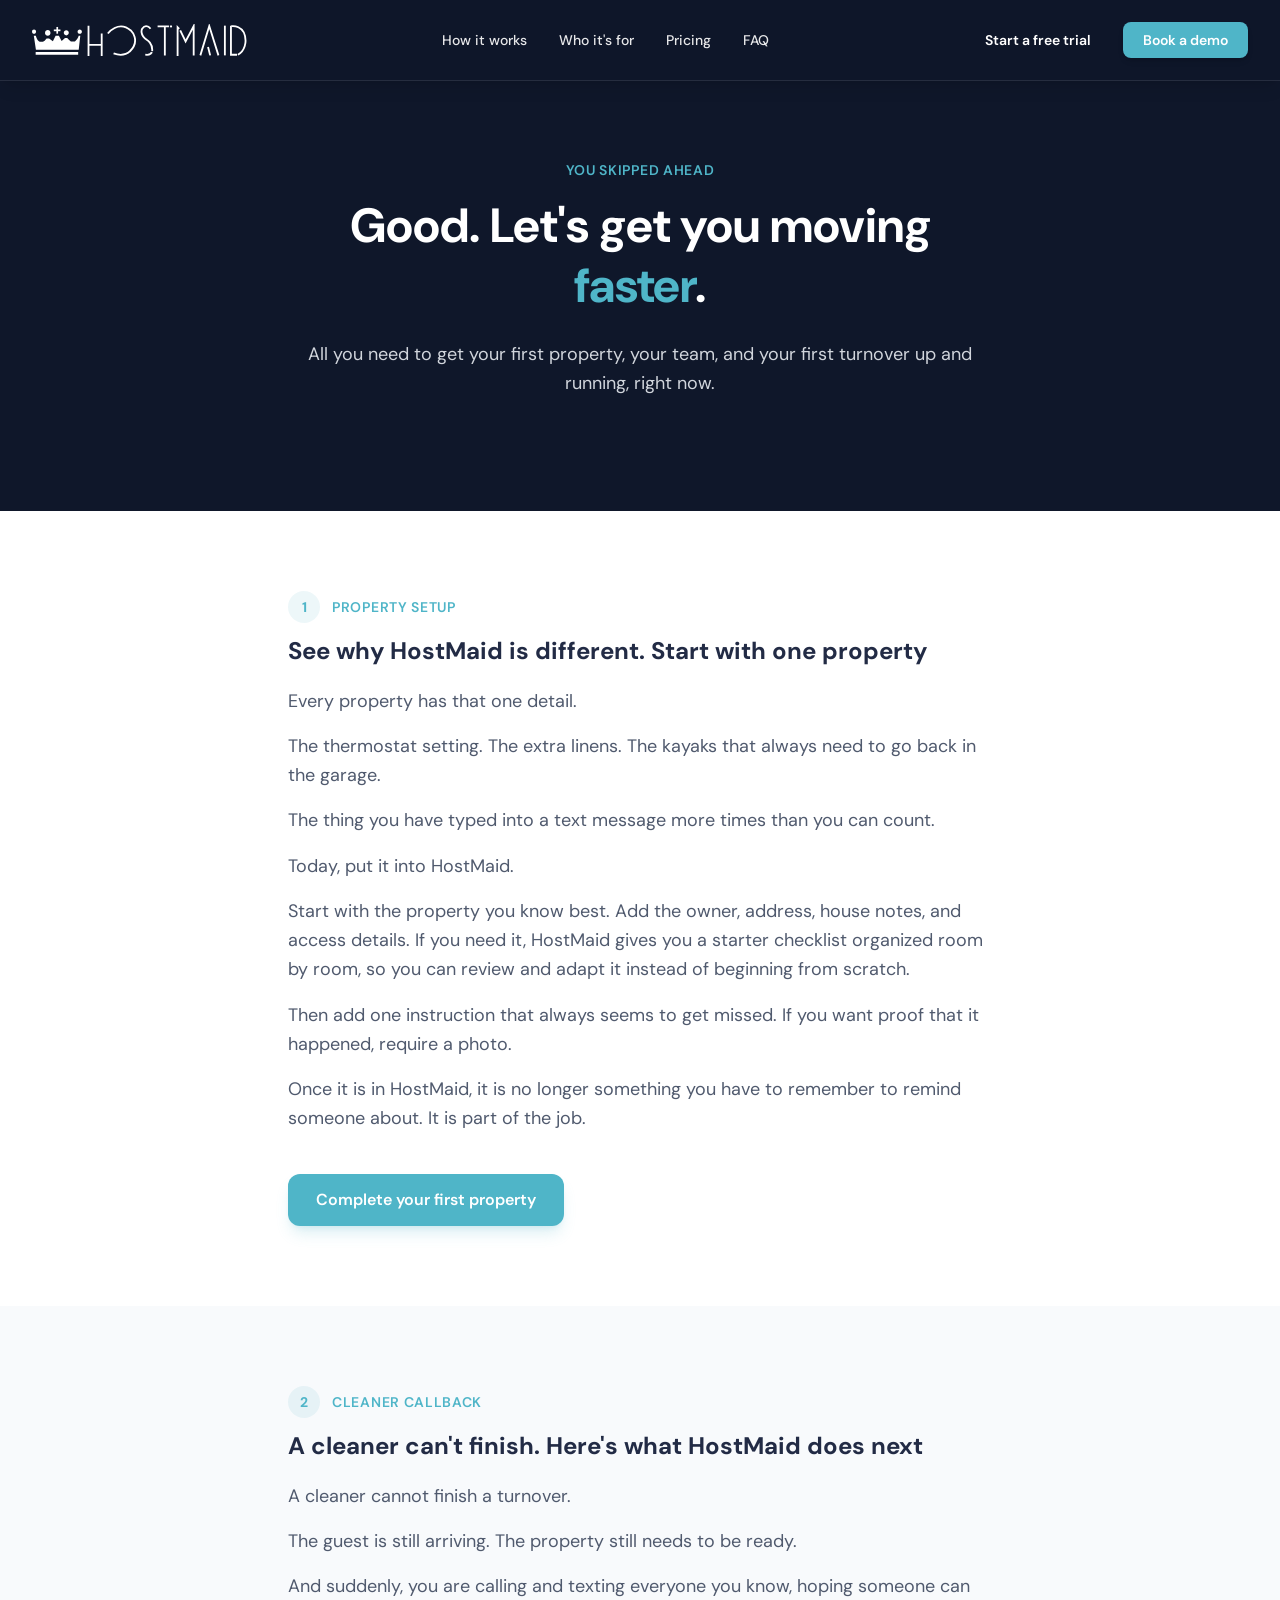
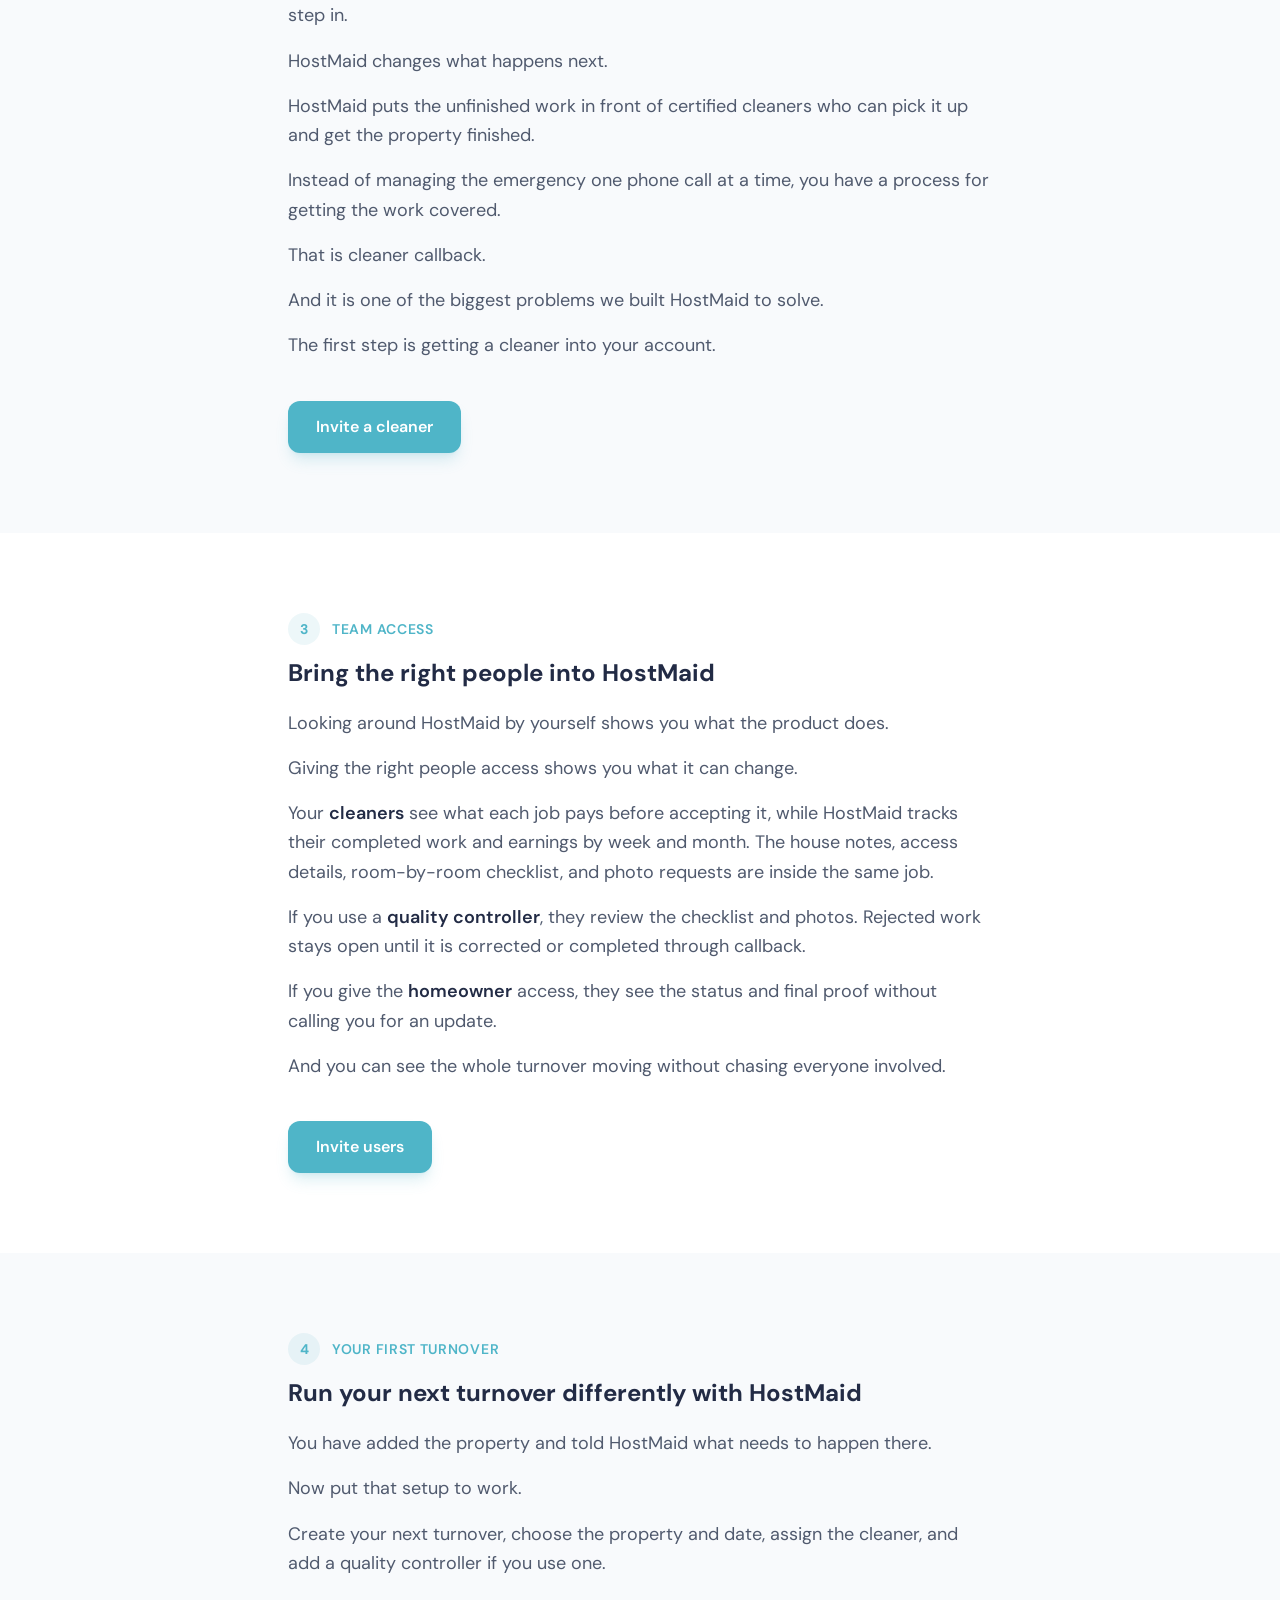
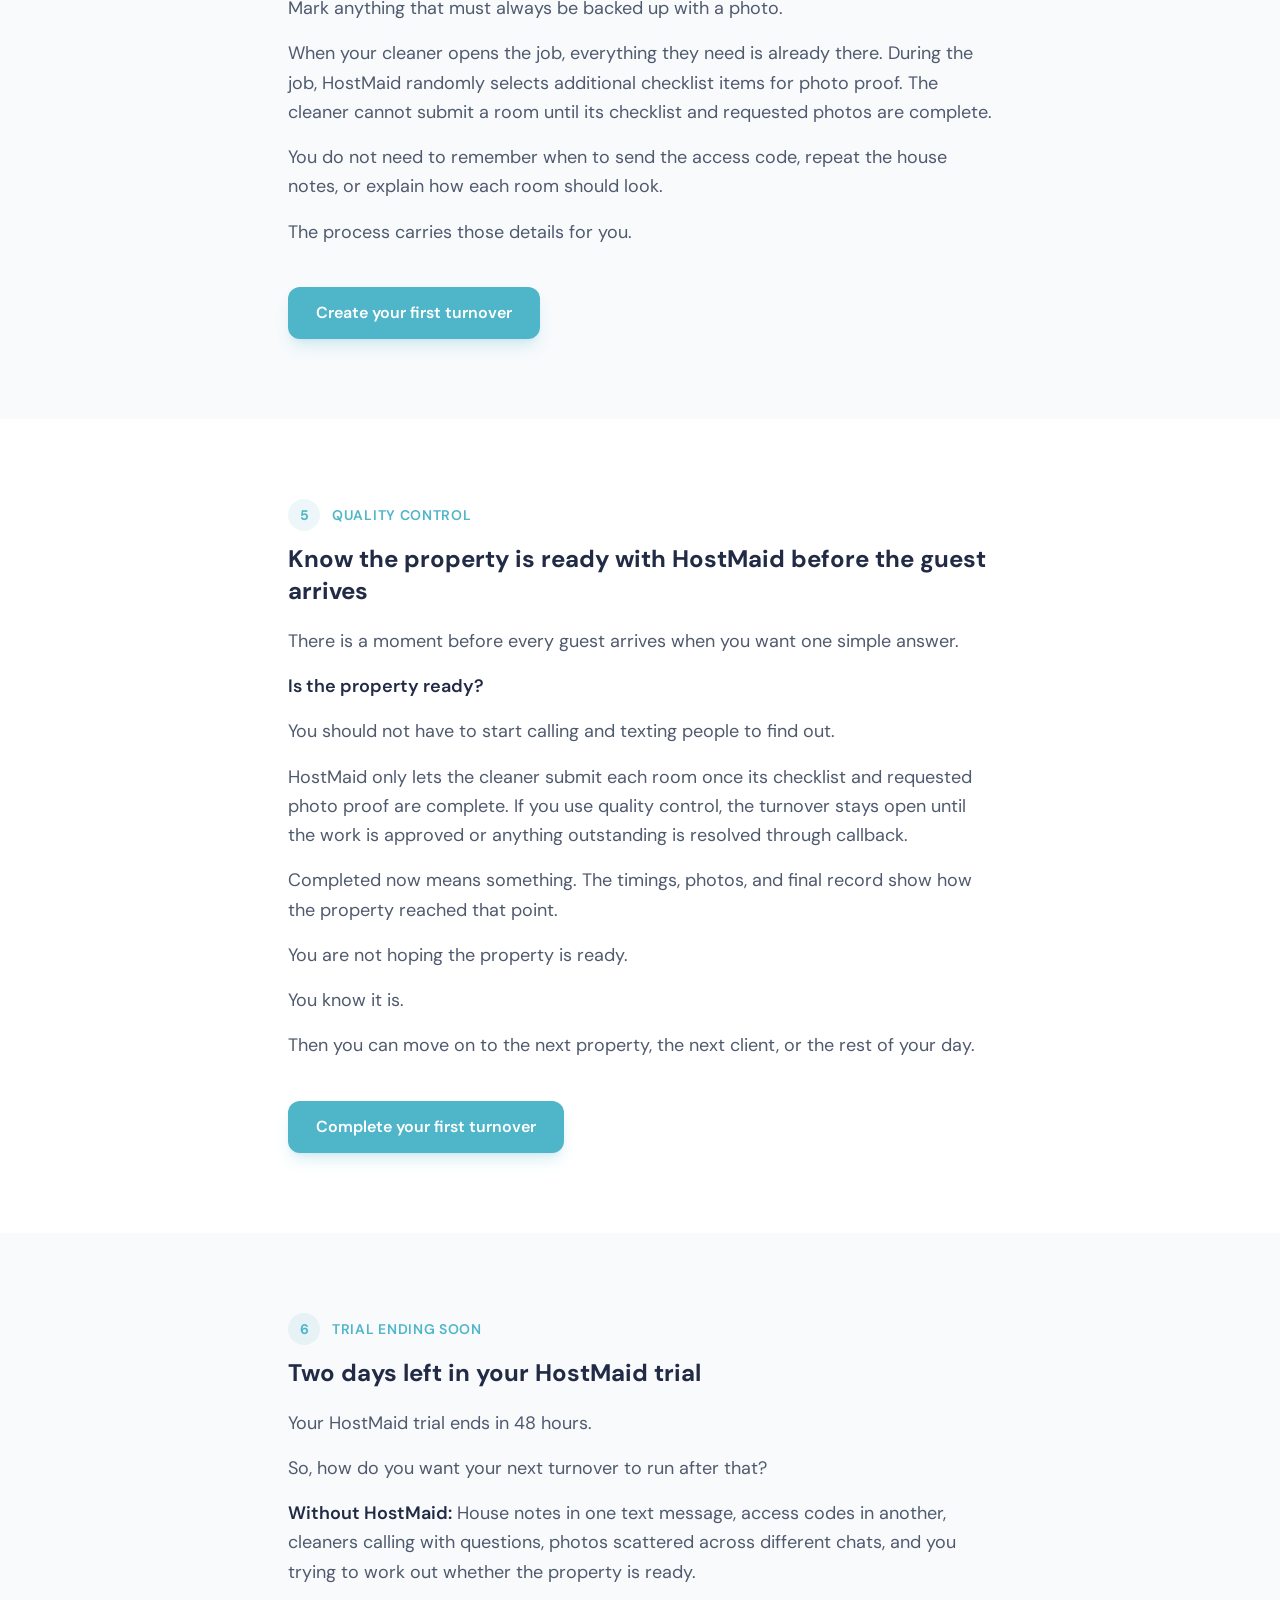
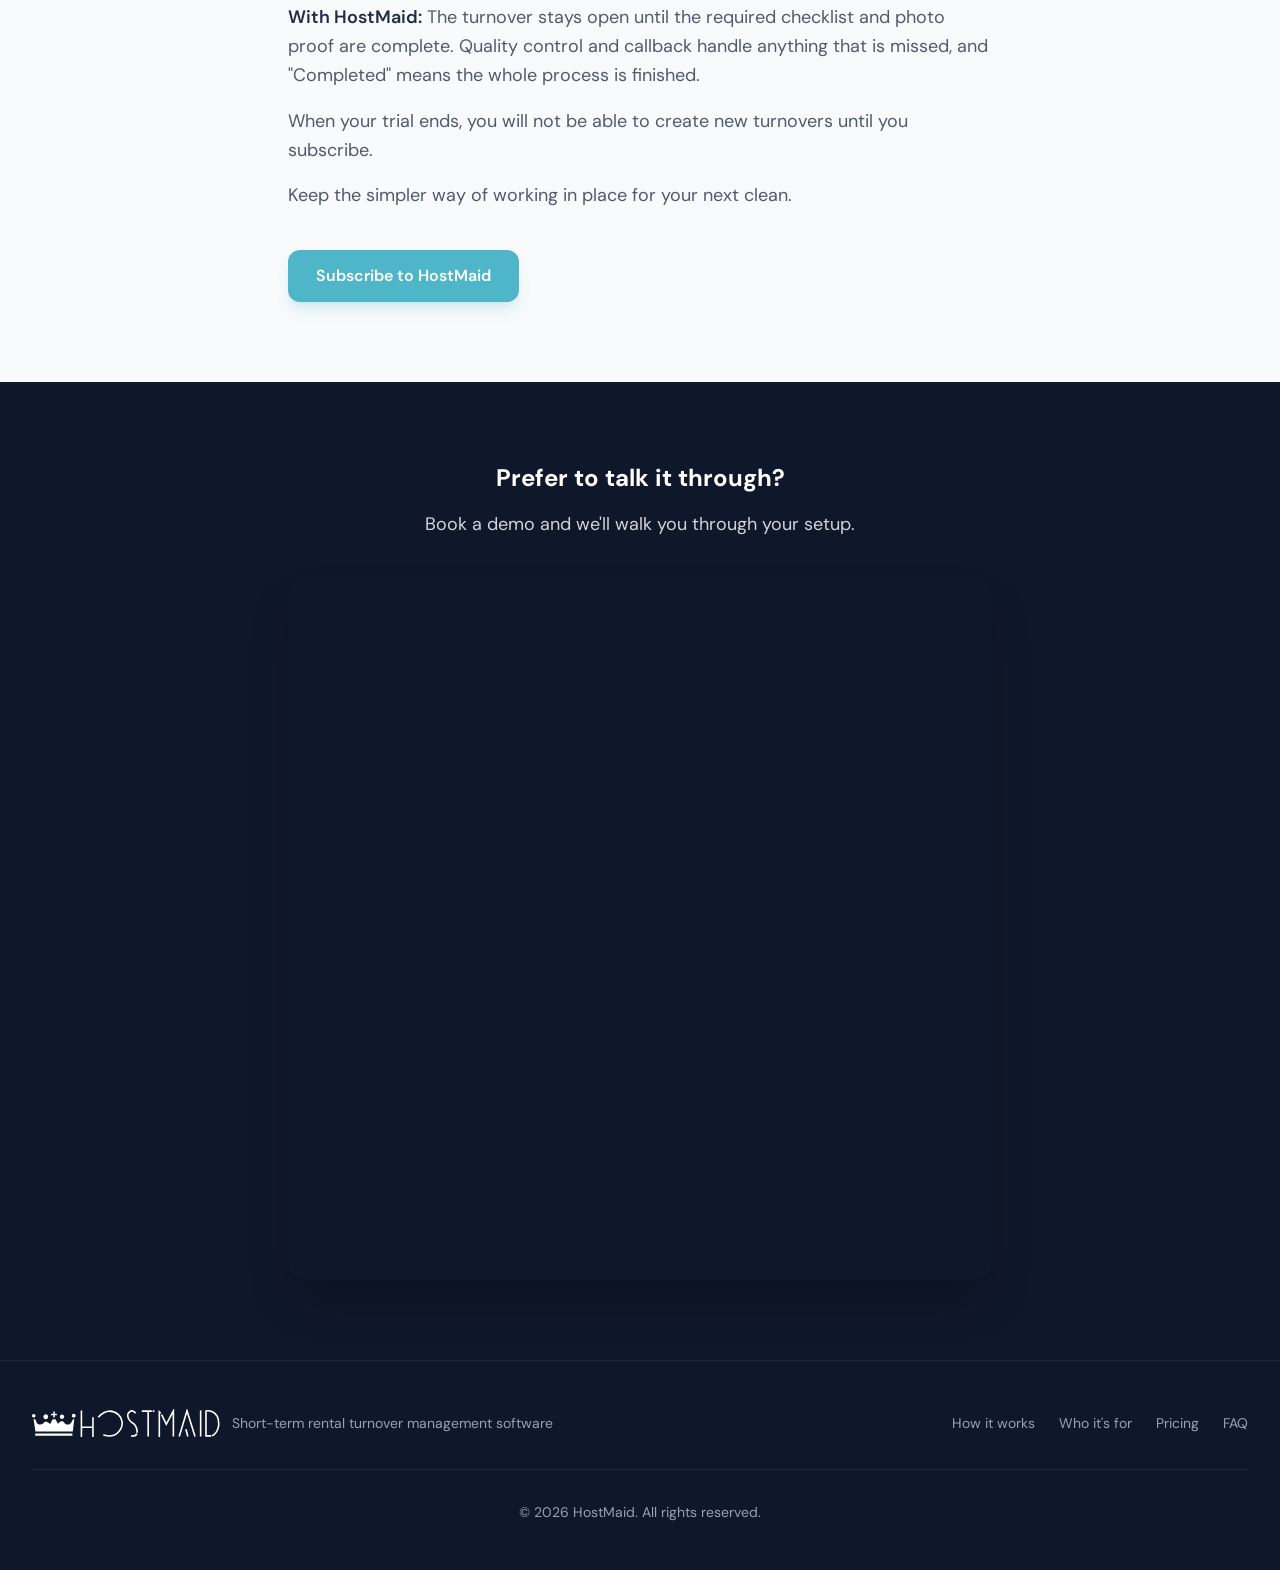
<file: onboarding-emails.html>
<!DOCTYPE html>
<html lang="en">
<head>
<!-- Google Tag Manager -->
<script>(function(w,d,s,l,i){w[l]=w[l]||[];w[l].push({'gtm.start':
new Date().getTime(),event:'gtm.js'});var f=d.getElementsByTagName(s)[0],
j=d.createElement(s),dl=l!='dataLayer'?'&l='+l:'';j.async=true;j.src=
'https://www.googletagmanager.com/gtm.js?id='+i+dl;f.parentNode.insertBefore(j,f);
})(window,document,'script','dataLayer','GTM-MM2MGMRR');</script>
<!-- End Google Tag Manager -->
<meta charset="UTF-8">
<meta name="viewport" content="width=device-width, initial-scale=1.0">
<title>HostMaid - Your Onboarding Emails</title>
<link rel="icon" href="favicon.ico">
<link rel="stylesheet" href="styles.css">
<style>
  /* Fallback font stack in case Google Fonts fails to load offline */
  body {
    font-family: 'DM Sans', sans-serif;
  }

  /* Simple fade/slide-in used on scroll-into-view (same behavior as the homepage) */
  .reveal {
    opacity: 0;
    transform: translateY(20px);
    transition: opacity 0.6s ease-out, transform 0.6s ease-out;
  }
  .reveal.reveal-visible {
    opacity: 1;
    transform: translateY(0);
  }

  /* A few small utilities the compiled Tailwind build doesn't include */
  .max-w-4xl { max-width: 56rem; }
  .pt-40 { padding-top: 10rem; }
  .pb-28 { padding-bottom: 7rem; }
</style>
</head>
<body class="bg-white">
<!-- Google Tag Manager (noscript) -->
<noscript><iframe src="https://www.googletagmanager.com/ns.html?id=GTM-MM2MGMRR"
height="0" width="0" style="display:none;visibility:hidden"></iframe></noscript>
<!-- End Google Tag Manager (noscript) -->

<!-- ================= Navbar ================= -->
<nav id="navbar" class="fixed top-0 left-0 right-0 z-50 bg-[#0F172A]/95 backdrop-blur-md border-b border-white/10 shadow-lg py-2">
  <div class="max-w-7xl mx-auto px-4 sm:px-6 lg:px-8">
    <div class="flex justify-between items-center h-16">
      <a href="index.html" class="flex items-center gap-2">
        <img src="assets/light/images/hostmaid.svg" alt="HostMaid" class="h-8 brightness-0 invert transition-all duration-300">
      </a>
      <div class="hidden md:flex items-center gap-8">
        <a href="index.html#how-it-works" class="text-sm font-medium text-white/90 hover:text-[#4FB5C8] transition-colors">How it works</a>
        <a href="index.html#who-its-for" class="text-sm font-medium text-white/90 hover:text-[#4FB5C8] transition-colors">Who it's for</a>
        <a href="index.html#pricing" class="text-sm font-medium text-white/90 hover:text-[#4FB5C8] transition-colors">Pricing</a>
        <a href="index.html#faq" class="text-sm font-medium text-white/90 hover:text-[#4FB5C8] transition-colors">FAQ</a>
      </div>
      <div class="hidden md:flex items-center gap-3">
        <a href="https://app.hostmaid.com/login" target="_blank" rel="noopener" class="px-5 py-2 text-sm font-semibold text-white hover:text-[#4FB5C8] transition-colors">Start a free trial</a>
        <a href="index.html#demo" class="px-5 py-2 bg-[#4FB5C8] text-white text-sm font-semibold rounded-lg hover:bg-[#3da1b3] shadow-md hover:shadow-lg transition-all">Book a demo</a>
      </div>
      <button id="mobile-menu-btn" class="md:hidden p-2 text-white" aria-label="Toggle menu">
        <!-- Menu icon (shown when closed) -->
        <svg id="icon-menu" width="24" height="24" viewBox="0 0 24 24" fill="none" stroke="currentColor" stroke-width="2" stroke-linecap="round" stroke-linejoin="round"><line x1="4" y1="12" x2="20" y2="12"/><line x1="4" y1="6" x2="20" y2="6"/><line x1="4" y1="18" x2="20" y2="18"/></svg>
        <!-- X icon (shown when open) -->
        <svg id="icon-x" width="24" height="24" viewBox="0 0 24 24" fill="none" stroke="currentColor" stroke-width="2" stroke-linecap="round" stroke-linejoin="round" class="hidden"><line x1="18" y1="6" x2="6" y2="18"/><line x1="6" y1="6" x2="18" y2="18"/></svg>
      </button>
    </div>
  </div>
  <!-- Mobile menu -->
  <div id="mobile-menu" class="md:hidden bg-[#0F172A] border-t border-white/10 shadow-xl absolute top-full left-0 right-0 hidden">
    <div class="px-4 py-4 space-y-3">
      <a href="index.html#how-it-works" class="block text-sm font-medium text-white/90 hover:text-[#4FB5C8] py-2">How it works</a>
      <a href="index.html#who-its-for" class="block text-sm font-medium text-white/90 hover:text-[#4FB5C8] py-2">Who it's for</a>
      <a href="index.html#pricing" class="block text-sm font-medium text-white/90 hover:text-[#4FB5C8] py-2">Pricing</a>
      <a href="index.html#faq" class="block text-sm font-medium text-white/90 hover:text-[#4FB5C8] py-2">FAQ</a>
      <div class="pt-3 border-t border-white/10 space-y-2">
        <a href="https://app.hostmaid.com/login" target="_blank" rel="noopener" class="block text-center px-5 py-2.5 text-sm font-semibold text-white border border-white/20 rounded-lg hover:bg-white/5">Start a free trial</a>
        <a href="index.html#demo" class="block text-center px-5 py-2.5 bg-[#4FB5C8] text-white text-sm font-semibold rounded-lg">Book a demo</a>
      </div>
    </div>
  </div>
</nav>

<!-- ================= Hero ================= -->
<header class="relative pt-40 pb-28 overflow-hidden" style="background-color:#0F172A;">
  <div class="absolute top-20 right-0 w-[500px] h-[500px] bg-[#4FB5C8]/10 rounded-full blur-3xl -z-10"></div>
  <div class="absolute bottom-0 left-0 w-[400px] h-[400px] bg-[#4FB5C8]/10 rounded-full blur-3xl -z-10"></div>
  <div class="relative max-w-3xl mx-auto px-4 sm:px-6 lg:px-8 text-center">
    <p class="reveal text-sm font-semibold text-[#4FB5C8] uppercase tracking-wider mb-4">You skipped ahead</p>
    <h1 class="reveal text-4xl sm:text-5xl font-bold text-white leading-tight mb-6">Good. Let's get you moving <span class="text-[#4FB5C8]">faster</span>.</h1>
    <p class="reveal text-lg text-gray-300 leading-relaxed">All you need to get your first property, your team, and your first turnover up and running, right now.</p>
  </div>
</header>

<!-- ================= Email list ================= -->

<!-- Email 2 -->
<section class="reveal py-20 bg-white">
  <div class="max-w-3xl mx-auto px-4 sm:px-6 lg:px-8">
    <div class="flex items-center gap-3 mb-3">
      <span class="flex items-center justify-center w-8 h-8 rounded-full text-sm font-bold text-[#4FB5C8]" style="background-color:#4FB5C81a;">1</span>
      <p class="text-sm font-semibold text-[#4FB5C8] uppercase tracking-wider">Property setup</p>
    </div>
    <h2 class="text-2xl font-bold text-[#222B45] mb-5">See why HostMaid is different. Start with one property</h2>
    <div class="space-y-4 text-lg text-[#505a6e] leading-relaxed">
      <p>Every property has that one detail.</p>
      <p>The thermostat setting. The extra linens. The kayaks that always need to go back in the garage.</p>
      <p>The thing you have typed into a text message more times than you can count.</p>
      <p>Today, put it into HostMaid.</p>
      <p>Start with the property you know best. Add the owner, address, house notes, and access details. If you need it, HostMaid gives you a starter checklist organized room by room, so you can review and adapt it instead of beginning from scratch.</p>
      <p>Then add one instruction that always seems to get missed. If you want proof that it happened, require a photo.</p>
      <p>Once it is in HostMaid, it is no longer something you have to remember to remind someone about. It is part of the job.</p>
    </div>
    <div class="mt-10">
      <a href="https://app.hostmaid.com/properties" target="_blank" rel="noopener" class="inline-flex items-center gap-2 px-7 py-3.5 bg-[#4FB5C8] text-white font-semibold rounded-xl hover:bg-[#3da1b3] shadow-lg shadow-[#4FB5C8]/20 hover:shadow-xl transition-all">Complete your first property</a>
    </div>
  </div>
</section>

<!-- Email 3 -->
<section class="reveal py-20" style="background-color:#F8FAFC;">
  <div class="max-w-3xl mx-auto px-4 sm:px-6 lg:px-8">
    <div class="flex items-center gap-3 mb-3">
      <span class="flex items-center justify-center w-8 h-8 rounded-full text-sm font-bold text-[#4FB5C8]" style="background-color:#4FB5C81a;">2</span>
      <p class="text-sm font-semibold text-[#4FB5C8] uppercase tracking-wider">Cleaner callback</p>
    </div>
    <h2 class="text-2xl font-bold text-[#222B45] mb-5">A cleaner can't finish. Here's what HostMaid does next</h2>
    <div class="space-y-4 text-lg text-[#505a6e] leading-relaxed">
      <p>A cleaner cannot finish a turnover.</p>
      <p>The guest is still arriving. The property still needs to be ready.</p>
      <p>And suddenly, you are calling and texting everyone you know, hoping someone can step in.</p>
      <p>HostMaid changes what happens next.</p>
      <p>HostMaid puts the unfinished work in front of certified cleaners who can pick it up and get the property finished.</p>
      <p>Instead of managing the emergency one phone call at a time, you have a process for getting the work covered.</p>
      <p>That is cleaner callback.</p>
      <p>And it is one of the biggest problems we built HostMaid to solve.</p>
      <p>The first step is getting a cleaner into your account.</p>
    </div>
    <div class="mt-10">
      <a href="https://app.hostmaid.com/staff" target="_blank" rel="noopener" class="inline-flex items-center gap-2 px-7 py-3.5 bg-[#4FB5C8] text-white font-semibold rounded-xl hover:bg-[#3da1b3] shadow-lg shadow-[#4FB5C8]/20 hover:shadow-xl transition-all">Invite a cleaner</a>
    </div>
  </div>
</section>

<!-- Email 4 -->
<section class="reveal py-20 bg-white">
  <div class="max-w-3xl mx-auto px-4 sm:px-6 lg:px-8">
    <div class="flex items-center gap-3 mb-3">
      <span class="flex items-center justify-center w-8 h-8 rounded-full text-sm font-bold text-[#4FB5C8]" style="background-color:#4FB5C81a;">3</span>
      <p class="text-sm font-semibold text-[#4FB5C8] uppercase tracking-wider">Team access</p>
    </div>
    <h2 class="text-2xl font-bold text-[#222B45] mb-5">Bring the right people into HostMaid</h2>
    <div class="space-y-4 text-lg text-[#505a6e] leading-relaxed">
      <p>Looking around HostMaid by yourself shows you what the product does.</p>
      <p>Giving the right people access shows you what it can change.</p>
      <p>Your <strong class="text-[#222B45] font-semibold">cleaners</strong> see what each job pays before accepting it, while HostMaid tracks their completed work and earnings by week and month. The house notes, access details, room-by-room checklist, and photo requests are inside the same job.</p>
      <p>If you use a <strong class="text-[#222B45] font-semibold">quality controller</strong>, they review the checklist and photos. Rejected work stays open until it is corrected or completed through callback.</p>
      <p>If you give the <strong class="text-[#222B45] font-semibold">homeowner</strong> access, they see the status and final proof without calling you for an update.</p>
      <p>And you can see the whole turnover moving without chasing everyone involved.</p>
    </div>
    <div class="mt-10">
      <a href="https://app.hostmaid.com/users" target="_blank" rel="noopener" class="inline-flex items-center gap-2 px-7 py-3.5 bg-[#4FB5C8] text-white font-semibold rounded-xl hover:bg-[#3da1b3] shadow-lg shadow-[#4FB5C8]/20 hover:shadow-xl transition-all">Invite users</a>
    </div>
  </div>
</section>

<!-- Email 5 -->
<section class="reveal py-20" style="background-color:#F8FAFC;">
  <div class="max-w-3xl mx-auto px-4 sm:px-6 lg:px-8">
    <div class="flex items-center gap-3 mb-3">
      <span class="flex items-center justify-center w-8 h-8 rounded-full text-sm font-bold text-[#4FB5C8]" style="background-color:#4FB5C81a;">4</span>
      <p class="text-sm font-semibold text-[#4FB5C8] uppercase tracking-wider">Your first turnover</p>
    </div>
    <h2 class="text-2xl font-bold text-[#222B45] mb-5">Run your next turnover differently with HostMaid</h2>
    <div class="space-y-4 text-lg text-[#505a6e] leading-relaxed">
      <p>You have added the property and told HostMaid what needs to happen there.</p>
      <p>Now put that setup to work.</p>
      <p>Create your next turnover, choose the property and date, assign the cleaner, and add a quality controller if you use one.</p>
      <p>Mark anything that must always be backed up with a photo.</p>
      <p>When your cleaner opens the job, everything they need is already there. During the job, HostMaid randomly selects additional checklist items for photo proof. The cleaner cannot submit a room until its checklist and requested photos are complete.</p>
      <p>You do not need to remember when to send the access code, repeat the house notes, or explain how each room should look.</p>
      <p>The process carries those details for you.</p>
    </div>
    <div class="mt-10">
      <a href="https://app.hostmaid.com/bookings" target="_blank" rel="noopener" class="inline-flex items-center gap-2 px-7 py-3.5 bg-[#4FB5C8] text-white font-semibold rounded-xl hover:bg-[#3da1b3] shadow-lg shadow-[#4FB5C8]/20 hover:shadow-xl transition-all">Create your first turnover</a>
    </div>
  </div>
</section>

<!-- Email 6 -->
<section class="reveal py-20 bg-white">
  <div class="max-w-3xl mx-auto px-4 sm:px-6 lg:px-8">
    <div class="flex items-center gap-3 mb-3">
      <span class="flex items-center justify-center w-8 h-8 rounded-full text-sm font-bold text-[#4FB5C8]" style="background-color:#4FB5C81a;">5</span>
      <p class="text-sm font-semibold text-[#4FB5C8] uppercase tracking-wider">Quality control</p>
    </div>
    <h2 class="text-2xl font-bold text-[#222B45] mb-5">Know the property is ready with HostMaid before the guest arrives</h2>
    <div class="space-y-4 text-lg text-[#505a6e] leading-relaxed">
      <p>There is a moment before every guest arrives when you want one simple answer.</p>
      <p class="text-[#222B45] font-semibold">Is the property ready?</p>
      <p>You should not have to start calling and texting people to find out.</p>
      <p>HostMaid only lets the cleaner submit each room once its checklist and requested photo proof are complete. If you use quality control, the turnover stays open until the work is approved or anything outstanding is resolved through callback.</p>
      <p>Completed now means something. The timings, photos, and final record show how the property reached that point.</p>
      <p>You are not hoping the property is ready.</p>
      <p>You know it is.</p>
      <p>Then you can move on to the next property, the next client, or the rest of your day.</p>
    </div>
    <div class="mt-10">
      <a href="https://app.hostmaid.com/bookings" target="_blank" rel="noopener" class="inline-flex items-center gap-2 px-7 py-3.5 bg-[#4FB5C8] text-white font-semibold rounded-xl hover:bg-[#3da1b3] shadow-lg shadow-[#4FB5C8]/20 hover:shadow-xl transition-all">Complete your first turnover</a>
    </div>
  </div>
</section>

<!-- Email 7 -->
<section class="reveal py-20" style="background-color:#F8FAFC;">
  <div class="max-w-3xl mx-auto px-4 sm:px-6 lg:px-8">
    <div class="flex items-center gap-3 mb-3">
      <span class="flex items-center justify-center w-8 h-8 rounded-full text-sm font-bold text-[#4FB5C8]" style="background-color:#4FB5C81a;">6</span>
      <p class="text-sm font-semibold text-[#4FB5C8] uppercase tracking-wider">Trial ending soon</p>
    </div>
    <h2 class="text-2xl font-bold text-[#222B45] mb-5">Two days left in your HostMaid trial</h2>
    <div class="space-y-4 text-lg text-[#505a6e] leading-relaxed">
      <p>Your HostMaid trial ends in 48 hours.</p>
      <p>So, how do you want your next turnover to run after that?</p>
      <p><strong class="text-[#222B45] font-semibold">Without HostMaid:</strong> House notes in one text message, access codes in another, cleaners calling with questions, photos scattered across different chats, and you trying to work out whether the property is ready.</p>
      <p><strong class="text-[#222B45] font-semibold">With HostMaid:</strong> The turnover stays open until the required checklist and photo proof are complete. Quality control and callback handle anything that is missed, and "Completed" means the whole process is finished.</p>
      <p>When your trial ends, you will not be able to create new turnovers until you subscribe.</p>
      <p>Keep the simpler way of working in place for your next clean.</p>
    </div>
    <div class="mt-10">
      <a href="https://app.hostmaid.com/login" target="_blank" rel="noopener" class="inline-flex items-center gap-2 px-7 py-3.5 bg-[#4FB5C8] text-white font-semibold rounded-xl hover:bg-[#3da1b3] shadow-lg shadow-[#4FB5C8]/20 hover:shadow-xl transition-all">Subscribe to HostMaid</a>
    </div>
  </div>
</section>

<!-- ================= Closing CTA ================= -->
<section class="reveal py-20 overflow-hidden" style="background-color:#0F172A;">
  <div class="max-w-3xl mx-auto px-4 sm:px-6 lg:px-8 text-center">
    <h2 class="text-2xl font-bold text-white mb-4">Prefer to talk it through?</h2>
    <p class="text-lg text-gray-300 leading-relaxed mb-10">Book a demo and we'll walk you through your setup.</p>
    <div class="rounded-2xl overflow-hidden shadow-2xl">
      <!-- Calendly inline widget begin -->
      <div class="calendly-inline-widget" data-url="https://calendly.com/ben-capuletcleaning/30min" style="min-width:320px;height:700px;"></div>
      <!-- Calendly inline widget end -->
    </div>
  </div>
</section>

<!-- ================= Footer ================= -->
<footer class="bg-[#0F172A] text-gray-400 border-t border-gray-800">
  <div class="max-w-7xl mx-auto px-4 sm:px-6 lg:px-8 py-12">
    <div class="flex flex-col sm:flex-row justify-between items-center gap-6">
      <div class="flex items-center gap-3">
        <img src="assets/light/images/hostmaid.svg" alt="HostMaid" class="h-7 brightness-0 invert">
        <span class="text-sm text-gray-400">Short-term rental turnover management software</span>
      </div>
      <div class="flex gap-6">
        <a href="index.html#how-it-works" class="text-sm hover:text-[#4FB5C8] transition-colors">How it works</a>
        <a href="index.html#who-its-for" class="text-sm hover:text-[#4FB5C8] transition-colors">Who it's for</a>
        <a href="index.html#pricing" class="text-sm hover:text-[#4FB5C8] transition-colors">Pricing</a>
        <a href="index.html#faq" class="text-sm hover:text-[#4FB5C8] transition-colors">FAQ</a>
      </div>
    </div>
    <div class="border-t border-gray-800 mt-8 pt-8 text-center">
      <p class="text-sm"><span id="footer-year">2026</span> HostMaid. All rights reserved.</p>
    </div>
  </div>
</footer>

<!-- ================= Scripts ================= -->
<script>
  // Prefix copyright year with © since the HTML entity is easier to edit as text
  document.getElementById('footer-year').textContent = '© ' + new Date().getFullYear();

  // Mobile menu toggle
  const menuBtn = document.getElementById('mobile-menu-btn');
  const mobileMenu = document.getElementById('mobile-menu');
  const iconMenu = document.getElementById('icon-menu');
  const iconX = document.getElementById('icon-x');
  let menuOpen = false;
  menuBtn.addEventListener('click', () => {
    menuOpen = !menuOpen;
    mobileMenu.classList.toggle('hidden', !menuOpen);
    iconMenu.classList.toggle('hidden', menuOpen);
    iconX.classList.toggle('hidden', !menuOpen);
  });
  mobileMenu.querySelectorAll('a').forEach((a) => {
    a.addEventListener('click', () => {
      menuOpen = false;
      mobileMenu.classList.add('hidden');
      iconMenu.classList.remove('hidden');
      iconX.classList.add('hidden');
    });
  });

  // IntersectionObserver: trigger reveal animations once elements enter the viewport
  const revealObserver = new IntersectionObserver((entries) => {
    entries.forEach((entry) => {
      if (entry.isIntersecting) {
        entry.target.classList.add('reveal-visible');
        revealObserver.unobserve(entry.target);
      }
    });
  }, { threshold: 0.1 });
  document.querySelectorAll('.reveal').forEach((el) => revealObserver.observe(el));
</script>

<script type="text/javascript" src="https://assets.calendly.com/assets/external/widget.js" async></script>

</body>
</html>
</file>
<file: styles.css>
@import"https://fonts.googleapis.com/css2?family=DM+Sans:ital,opsz,wght@0,9..40,100..1000;1,9..40,100..1000&display=swap";/*! tailwindcss v4.1.6 | MIT License | https://tailwindcss.com */@layer properties{@supports (((-webkit-hyphens:none)) and (not (margin-trim:inline))) or ((-moz-orient:inline) and (not (color:rgb(from red r g b)))){*,:before,:after,::backdrop{--tw-translate-x:0;--tw-translate-y:0;--tw-translate-z:0;--tw-rotate-x:initial;--tw-rotate-y:initial;--tw-rotate-z:initial;--tw-skew-x:initial;--tw-skew-y:initial;--tw-space-y-reverse:0;--tw-space-x-reverse:0;--tw-border-style:solid;--tw-gradient-position:initial;--tw-gradient-from:#0000;--tw-gradient-via:#0000;--tw-gradient-to:#0000;--tw-gradient-stops:initial;--tw-gradient-via-stops:initial;--tw-gradient-from-position:0%;--tw-gradient-via-position:50%;--tw-gradient-to-position:100%;--tw-leading:initial;--tw-font-weight:initial;--tw-tracking:initial;--tw-shadow:0 0 #0000;--tw-shadow-color:initial;--tw-shadow-alpha:100%;--tw-inset-shadow:0 0 #0000;--tw-inset-shadow-color:initial;--tw-inset-shadow-alpha:100%;--tw-ring-color:initial;--tw-ring-shadow:0 0 #0000;--tw-inset-ring-color:initial;--tw-inset-ring-shadow:0 0 #0000;--tw-ring-inset:initial;--tw-ring-offset-width:0px;--tw-ring-offset-color:#fff;--tw-ring-offset-shadow:0 0 #0000;--tw-blur:initial;--tw-brightness:initial;--tw-contrast:initial;--tw-grayscale:initial;--tw-hue-rotate:initial;--tw-invert:initial;--tw-opacity:initial;--tw-saturate:initial;--tw-sepia:initial;--tw-drop-shadow:initial;--tw-drop-shadow-color:initial;--tw-drop-shadow-alpha:100%;--tw-drop-shadow-size:initial;--tw-backdrop-blur:initial;--tw-backdrop-brightness:initial;--tw-backdrop-contrast:initial;--tw-backdrop-grayscale:initial;--tw-backdrop-hue-rotate:initial;--tw-backdrop-invert:initial;--tw-backdrop-opacity:initial;--tw-backdrop-saturate:initial;--tw-backdrop-sepia:initial;--tw-duration:initial;--tw-ease:initial;--tw-scale-x:1;--tw-scale-y:1;--tw-scale-z:1;--tw-content:""}}}@layer theme{:root,:host{--font-sans:ui-sans-serif,system-ui,sans-serif,"Apple Color Emoji","Segoe UI Emoji","Segoe UI Symbol","Noto Color Emoji";--font-mono:ui-monospace,SFMono-Regular,Menlo,Monaco,Consolas,"Liberation Mono","Courier New",monospace;--color-red-50:oklch(97.1% .013 17.38);--color-red-100:oklch(93.6% .032 17.717);--color-red-200:oklch(88.5% .062 18.334);--color-red-400:oklch(70.4% .191 22.216);--color-red-500:oklch(63.7% .237 25.331);--color-red-600:oklch(57.7% .245 27.325);--color-red-700:oklch(50.5% .213 27.518);--color-red-900:oklch(39.6% .141 25.723);--color-red-950:oklch(25.8% .092 26.042);--color-orange-50:oklch(98% .016 73.684);--color-orange-100:oklch(95.4% .038 75.164);--color-orange-300:oklch(83.7% .128 66.29);--color-orange-400:oklch(75% .183 55.934);--color-orange-500:oklch(70.5% .213 47.604);--color-orange-600:oklch(64.6% .222 41.116);--color-orange-800:oklch(47% .157 37.304);--color-orange-900:oklch(40.8% .123 38.172);--color-orange-950:oklch(26.6% .079 36.259);--color-amber-100:oklch(96.2% .059 95.617);--color-amber-200:oklch(92.4% .12 95.746);--color-amber-500:oklch(76.9% .188 70.08);--color-amber-700:oklch(55.5% .163 48.998);--color-yellow-100:oklch(97.3% .071 103.193);--color-yellow-500:oklch(79.5% .184 86.047);--color-yellow-600:oklch(68.1% .162 75.834);--color-yellow-700:oklch(55.4% .135 66.442);--color-green-100:oklch(96.2% .044 156.743);--color-green-200:oklch(92.5% .084 155.995);--color-green-400:oklch(79.2% .209 151.711);--color-green-500:oklch(72.3% .219 149.579);--color-green-600:oklch(62.7% .194 149.214);--color-green-700:oklch(52.7% .154 150.069);--color-green-800:oklch(44.8% .119 151.328);--color-green-900:oklch(39.3% .095 152.535);--color-emerald-50:oklch(97.9% .021 166.113);--color-emerald-100:oklch(95% .052 163.051);--color-emerald-200:oklch(90.5% .093 164.15);--color-emerald-300:oklch(84.5% .143 164.978);--color-emerald-500:oklch(69.6% .17 162.48);--color-emerald-600:oklch(59.6% .145 163.225);--color-emerald-700:oklch(50.8% .118 165.612);--color-cyan-50:oklch(98.4% .019 200.873);--color-cyan-100:oklch(95.6% .045 203.388);--color-cyan-200:oklch(91.7% .08 205.041);--color-cyan-400:oklch(78.9% .154 211.53);--color-cyan-500:oklch(71.5% .143 215.221);--color-cyan-600:oklch(60.9% .126 221.723);--color-cyan-700:oklch(52% .105 223.128);--color-cyan-800:oklch(45% .085 224.283);--color-sky-50:oklch(97.7% .013 236.62);--color-sky-100:oklch(95.1% .026 236.824);--color-sky-400:oklch(74.6% .16 232.661);--color-sky-500:oklch(68.5% .169 237.323);--color-sky-600:oklch(58.8% .158 241.966);--color-sky-900:oklch(39.1% .09 240.876);--color-blue-50:oklch(97% .014 254.604);--color-blue-100:oklch(93.2% .032 255.585);--color-blue-200:oklch(88.2% .059 254.128);--color-blue-300:oklch(80.9% .105 251.813);--color-blue-400:oklch(70.7% .165 254.624);--color-blue-500:oklch(62.3% .214 259.815);--color-blue-600:oklch(54.6% .245 262.881);--color-blue-700:oklch(48.8% .243 264.376);--color-blue-900:oklch(37.9% .146 265.522);--color-indigo-300:oklch(78.5% .115 274.713);--color-indigo-600:oklch(51.1% .262 276.966);--color-rose-50:oklch(96.9% .015 12.422);--color-rose-100:oklch(94.1% .03 12.58);--color-rose-200:oklch(89.2% .058 10.001);--color-rose-300:oklch(81% .117 11.638);--color-rose-400:oklch(71.2% .194 13.428);--color-rose-500:oklch(64.5% .246 16.439);--color-rose-600:oklch(58.6% .253 17.585);--color-rose-700:oklch(51.4% .222 16.935);--color-rose-950:oklch(27.1% .105 12.094);--color-slate-50:oklch(98.4% .003 247.858);--color-slate-100:oklch(96.8% .007 247.896);--color-slate-200:oklch(92.9% .013 255.508);--color-slate-300:oklch(86.9% .022 252.894);--color-slate-400:oklch(70.4% .04 256.788);--color-slate-500:oklch(55.4% .046 257.417);--color-slate-600:oklch(44.6% .043 257.281);--color-slate-700:oklch(37.2% .044 257.287);--color-slate-800:oklch(27.9% .041 260.031);--color-slate-900:oklch(20.8% .042 265.755);--color-gray-50:oklch(98.5% .002 247.839);--color-gray-100:oklch(96.7% .003 264.542);--color-gray-200:oklch(92.8% .006 264.531);--color-gray-300:oklch(87.2% .01 258.338);--color-gray-400:oklch(70.7% .022 261.325);--color-gray-500:oklch(55.1% .027 264.364);--color-gray-600:oklch(44.6% .03 256.802);--color-gray-700:oklch(37.3% .034 259.733);--color-gray-800:oklch(27.8% .033 256.848);--color-gray-900:oklch(21% .034 264.665);--color-black:#000;--color-white:#fff;--spacing:.25rem;--container-3xs:16rem;--container-xs:20rem;--container-md:28rem;--container-lg:32rem;--container-xl:36rem;--container-2xl:42rem;--container-3xl:48rem;--container-4xl:56rem;--container-5xl:64rem;--container-6xl:72rem;--container-7xl:80rem;--text-xs:.75rem;--text-xs--line-height:calc(1/.75);--text-sm:.875rem;--text-sm--line-height:calc(1.25/.875);--text-base:1rem;--text-base--line-height: 1.5 ;--text-lg:1.125rem;--text-lg--line-height:calc(1.75/1.125);--text-xl:1.25rem;--text-xl--line-height:calc(1.75/1.25);--text-2xl:1.5rem;--text-2xl--line-height:calc(2/1.5);--text-3xl:1.875rem;--text-3xl--line-height: 1.2 ;--text-4xl:2.25rem;--text-4xl--line-height:calc(2.5/2.25);--text-5xl:3rem;--text-5xl--line-height:1;--font-weight-normal:400;--font-weight-medium:500;--font-weight-semibold:600;--font-weight-bold:700;--font-weight-black:900;--tracking-tighter:-.05em;--tracking-tight:-.025em;--tracking-wide:.025em;--tracking-wider:.05em;--tracking-widest:.1em;--leading-tight:1.25;--leading-snug:1.375;--leading-relaxed:1.625;--radius-md:.375rem;--radius-lg:.5rem;--radius-xl:.75rem;--radius-2xl:1rem;--radius-3xl:1.5rem;--ease-out:cubic-bezier(0,0,.2,1);--ease-in-out:cubic-bezier(.4,0,.2,1);--animate-spin:spin 1s linear infinite;--animate-pulse:pulse 2s cubic-bezier(.4,0,.6,1)infinite;--animate-bounce:bounce 1s infinite;--blur-sm:8px;--blur-md:12px;--blur-3xl:64px;--aspect-video:16/9;--default-transition-duration:.15s;--default-transition-timing-function:cubic-bezier(.4,0,.2,1);--default-font-family:var(--font-sans);--default-mono-font-family:var(--font-mono);--color-primary:#4fb5c8;--color-gray:#6f6f6f;--color-dark:#222b45;--color-stroke:#a2a1a833;--color-light:#a2a1a80d;--color-light-gray:#a5a5a5;--color-menu-gray:#c7c7c7;--color-delete-red:#ff2d2d;--color-positive-green:#34c38f;--shadow-dropdown:0 6px 10px #0000000d}}@layer base{*,:after,:before,::backdrop{box-sizing:border-box;border:0 solid;margin:0;padding:0}::file-selector-button{box-sizing:border-box;border:0 solid;margin:0;padding:0}html,:host{-webkit-text-size-adjust:100%;-moz-tab-size:4;tab-size:4;line-height:1.5;font-family:var(--default-font-family,ui-sans-serif,system-ui,sans-serif,"Apple Color Emoji","Segoe UI Emoji","Segoe UI Symbol","Noto Color Emoji");font-feature-settings:var(--default-font-feature-settings,normal);font-variation-settings:var(--default-font-variation-settings,normal);-webkit-tap-highlight-color:transparent}hr{height:0;color:inherit;border-top-width:1px}abbr:where([title]){-webkit-text-decoration:underline dotted;text-decoration:underline dotted}h1,h2,h3,h4,h5,h6{font-size:inherit;font-weight:inherit}a{color:inherit;-webkit-text-decoration:inherit;text-decoration:inherit}b,strong{font-weight:bolder}code,kbd,samp,pre{font-family:var(--default-mono-font-family,ui-monospace,SFMono-Regular,Menlo,Monaco,Consolas,"Liberation Mono","Courier New",monospace);font-feature-settings:var(--default-mono-font-feature-settings,normal);font-variation-settings:var(--default-mono-font-variation-settings,normal);font-size:1em}small{font-size:80%}sub,sup{vertical-align:baseline;font-size:75%;line-height:0;position:relative}sub{bottom:-.25em}sup{top:-.5em}table{text-indent:0;border-color:inherit;border-collapse:collapse}:-moz-focusring{outline:auto}progress{vertical-align:baseline}summary{display:list-item}ol,ul,menu{list-style:none}img,svg,video,canvas,audio,iframe,embed,object{vertical-align:middle;display:block}img,video{max-width:100%;height:auto}button,input,select,optgroup,textarea{font:inherit;font-feature-settings:inherit;font-variation-settings:inherit;letter-spacing:inherit;color:inherit;opacity:1;background-color:#0000;border-radius:0}::file-selector-button{font:inherit;font-feature-settings:inherit;font-variation-settings:inherit;letter-spacing:inherit;color:inherit;opacity:1;background-color:#0000;border-radius:0}:where(select:is([multiple],[size])) optgroup{font-weight:bolder}:where(select:is([multiple],[size])) optgroup option{padding-inline-start:20px}::file-selector-button{margin-inline-end:4px}::placeholder{opacity:1}@supports (not ((-webkit-appearance:-apple-pay-button))) or (contain-intrinsic-size:1px){::placeholder{color:currentColor}@supports (color:color-mix(in lab,red,red)){::placeholder{color:color-mix(in oklab,currentcolor 50%,transparent)}}}textarea{resize:vertical}::-webkit-search-decoration{-webkit-appearance:none}::-webkit-date-and-time-value{min-height:1lh;text-align:inherit}::-webkit-datetime-edit{display:inline-flex}::-webkit-datetime-edit-fields-wrapper{padding:0}::-webkit-datetime-edit{padding-block:0}::-webkit-datetime-edit-year-field{padding-block:0}::-webkit-datetime-edit-month-field{padding-block:0}::-webkit-datetime-edit-day-field{padding-block:0}::-webkit-datetime-edit-hour-field{padding-block:0}::-webkit-datetime-edit-minute-field{padding-block:0}::-webkit-datetime-edit-second-field{padding-block:0}::-webkit-datetime-edit-millisecond-field{padding-block:0}::-webkit-datetime-edit-meridiem-field{padding-block:0}:-moz-ui-invalid{box-shadow:none}button,input:where([type=button],[type=reset],[type=submit]){-webkit-appearance:button;-moz-appearance:button;appearance:button}::file-selector-button{-webkit-appearance:button;-moz-appearance:button;appearance:button}::-webkit-inner-spin-button{height:auto}::-webkit-outer-spin-button{height:auto}[hidden]:where(:not([hidden=until-found])){display:none!important}}@layer components;@layer utilities{.pointer-events-auto{pointer-events:auto}.pointer-events-none{pointer-events:none}.invisible{visibility:hidden}.visible{visibility:visible}.sr-only{clip:rect(0,0,0,0);white-space:nowrap;border-width:0;width:1px;height:1px;margin:-1px;padding:0;position:absolute;overflow:hidden}.absolute{position:absolute}.fixed{position:fixed}.relative{position:relative}.static{position:static}.sticky{position:sticky}.-inset-4{inset:calc(var(--spacing)*-4)}.inset-0{inset:calc(var(--spacing)*0)}.inset-y-0{inset-block:calc(var(--spacing)*0)}.-top-3\.5{top:calc(var(--spacing)*-3.5)}.-top-8{top:calc(var(--spacing)*-8)}.-top-10{top:calc(var(--spacing)*-10)}.top-0{top:calc(var(--spacing)*0)}.top-0\.5{top:calc(var(--spacing)*.5)}.top-1{top:calc(var(--spacing)*1)}.top-1\/2{top:50%}.top-2{top:calc(var(--spacing)*2)}.top-3{top:calc(var(--spacing)*3)}.top-4{top:calc(var(--spacing)*4)}.top-20{top:calc(var(--spacing)*20)}.top-\[4\.2px\]{top:4.2px}.top-full{top:100%}.-right-8{right:calc(var(--spacing)*-8)}.-right-44{right:calc(var(--spacing)*-44)}.right-0{right:calc(var(--spacing)*0)}.right-2{right:calc(var(--spacing)*2)}.right-3{right:calc(var(--spacing)*3)}.right-4{right:calc(var(--spacing)*4)}.right-\[4\.2px\]{right:4.2px}.-bottom-4{bottom:calc(var(--spacing)*-4)}.bottom-0{bottom:calc(var(--spacing)*0)}.bottom-3{bottom:calc(var(--spacing)*3)}.bottom-4{bottom:calc(var(--spacing)*4)}.bottom-full{bottom:100%}.-left-8{left:calc(var(--spacing)*-8)}.left-0{left:calc(var(--spacing)*0)}.left-1\/2{left:50%}.left-2{left:calc(var(--spacing)*2)}.left-3{left:calc(var(--spacing)*3)}.left-4{left:calc(var(--spacing)*4)}.-z-10{z-index:-10}.z-0{z-index:0}.z-10{z-index:10}.z-50{z-index:50}.z-99{z-index:99}.z-800{z-index:800}.z-850{z-index:850}.z-998{z-index:998}.z-999{z-index:999}.z-\[900\]{z-index:900}.z-\[999\]{z-index:999}.z-\[1000\]{z-index:1000}.z-\[9999\]{z-index:9999}.order-1{order:1}.order-2{order:2}.order-3{order:3}.order-5{order:5}.order-6{order:6}.col-span-1{grid-column:span 1/span 1}.col-span-3{grid-column:span 3/span 3}.container{width:100%}@media (min-width:40rem){.container{max-width:40rem}}@media (min-width:48rem){.container{max-width:48rem}}@media (min-width:64rem){.container{max-width:64rem}}@media (min-width:80rem){.container{max-width:80rem}}@media (min-width:96rem){.container{max-width:96rem}}.-mx-5{margin-inline:calc(var(--spacing)*-5)}.mx-1{margin-inline:calc(var(--spacing)*1)}.mx-4{margin-inline:calc(var(--spacing)*4)}.mx-auto{margin-inline:auto}.my-1{margin-block:calc(var(--spacing)*1)}.my-2{margin-block:calc(var(--spacing)*2)}.-mt-1{margin-top:calc(var(--spacing)*-1)}.mt-0\.5{margin-top:calc(var(--spacing)*.5)}.mt-1{margin-top:calc(var(--spacing)*1)}.mt-2{margin-top:calc(var(--spacing)*2)}.mt-3{margin-top:calc(var(--spacing)*3)}.mt-4{margin-top:calc(var(--spacing)*4)}.mt-5{margin-top:calc(var(--spacing)*5)}.mt-6{margin-top:calc(var(--spacing)*6)}.mt-8{margin-top:calc(var(--spacing)*8)}.mt-10{margin-top:calc(var(--spacing)*10)}.mt-12{margin-top:calc(var(--spacing)*12)}.mt-\[2px\]{margin-top:2px}.mt-\[3px\]{margin-top:3px}.mr-1\.5{margin-right:calc(var(--spacing)*1.5)}.mr-2{margin-right:calc(var(--spacing)*2)}.mb-0{margin-bottom:calc(var(--spacing)*0)}.mb-0\.5{margin-bottom:calc(var(--spacing)*.5)}.mb-1{margin-bottom:calc(var(--spacing)*1)}.mb-1\.5{margin-bottom:calc(var(--spacing)*1.5)}.mb-2{margin-bottom:calc(var(--spacing)*2)}.mb-3{margin-bottom:calc(var(--spacing)*3)}.mb-4{margin-bottom:calc(var(--spacing)*4)}.mb-5{margin-bottom:calc(var(--spacing)*5)}.mb-6{margin-bottom:calc(var(--spacing)*6)}.mb-8{margin-bottom:calc(var(--spacing)*8)}.mb-10{margin-bottom:calc(var(--spacing)*10)}.mb-12{margin-bottom:calc(var(--spacing)*12)}.mb-16{margin-bottom:calc(var(--spacing)*16)}.mb-20{margin-bottom:calc(var(--spacing)*20)}.mb-30{margin-bottom:calc(var(--spacing)*30)}.ml-1{margin-left:calc(var(--spacing)*1)}.ml-1\.5{margin-left:calc(var(--spacing)*1.5)}.ml-2{margin-left:calc(var(--spacing)*2)}.ml-auto{margin-left:auto}.line-clamp-2{-webkit-line-clamp:2;-webkit-box-orient:vertical;display:-webkit-box;overflow:hidden}.block{display:block}.flex{display:flex}.grid{display:grid}.hidden{display:none}.inline{display:inline}.inline-block{display:inline-block}.inline-flex{display:inline-flex}.aspect-video{aspect-ratio:var(--aspect-video)}.size-4{width:calc(var(--spacing)*4);height:calc(var(--spacing)*4)}.size-10{width:calc(var(--spacing)*10);height:calc(var(--spacing)*10)}.h-0\.5{height:calc(var(--spacing)*.5)}.h-1{height:calc(var(--spacing)*1)}.h-1\.5{height:calc(var(--spacing)*1.5)}.h-2{height:calc(var(--spacing)*2)}.h-3{height:calc(var(--spacing)*3)}.h-3\.5{height:calc(var(--spacing)*3.5)}.h-4{height:calc(var(--spacing)*4)}.h-5{height:calc(var(--spacing)*5)}.h-6{height:calc(var(--spacing)*6)}.h-7{height:calc(var(--spacing)*7)}.h-8{height:calc(var(--spacing)*8)}.h-9{height:calc(var(--spacing)*9)}.h-10{height:calc(var(--spacing)*10)}.h-11{height:calc(var(--spacing)*11)}.h-12{height:calc(var(--spacing)*12)}.h-14{height:calc(var(--spacing)*14)}.h-16{height:calc(var(--spacing)*16)}.h-20{height:calc(var(--spacing)*20)}.h-24{height:calc(var(--spacing)*24)}.h-28{height:calc(var(--spacing)*28)}.h-32{height:calc(var(--spacing)*32)}.h-64{height:calc(var(--spacing)*64)}.h-\[2px\]{height:2px}.h-\[14px\]{height:14px}.h-\[18px\]{height:18px}.h-\[22px\]{height:22px}.h-\[26px\]{height:26px}.h-\[38px\]{height:38px}.h-\[42px\]{height:42px}.h-\[52px\]{height:52px}.h-\[65vh\]{height:65vh}.h-\[80\%\]{height:80%}.h-\[92vh\]{height:92vh}.h-\[100px\]{height:100px}.h-\[113px\]{height:113px}.h-\[300px\]{height:300px}.h-\[400px\]{height:400px}.h-\[500px\]{height:500px}.h-\[700px\]{height:700px}.h-auto{height:auto}.h-dvh{height:100dvh}.h-full{height:100%}.h-px{height:1px}.h-screen{height:100vh}.max-h-0{max-height:calc(var(--spacing)*0)}.max-h-48{max-height:calc(var(--spacing)*48)}.max-h-60{max-height:calc(var(--spacing)*60)}.max-h-64{max-height:calc(var(--spacing)*64)}.max-h-96{max-height:calc(var(--spacing)*96)}.max-h-\[60vh\]{max-height:60vh}.max-h-\[82vh\]{max-height:82vh}.max-h-\[90vh\]{max-height:90vh}.max-h-\[96vh\]{max-height:96vh}.max-h-\[98vh\]{max-height:98vh}.max-h-\[320px\]{max-height:320px}.max-h-\[600px\]{max-height:600px}.max-h-lvh{max-height:100lvh}.min-h-\[40px\]{min-height:40px}.min-h-\[56px\]{min-height:56px}.min-h-\[60vh\]{min-height:60vh}.min-h-\[100dvh\]{min-height:100dvh}.min-h-screen{min-height:100vh}.\!w-auto{width:auto!important}.\!w-full{width:100%!important}.w-1\.5{width:calc(var(--spacing)*1.5)}.w-1\/2{width:50%}.w-1\/3{width:33.3333%}.w-1\/6{width:16.6667%}.w-2{width:calc(var(--spacing)*2)}.w-3{width:calc(var(--spacing)*3)}.w-3\.5{width:calc(var(--spacing)*3.5)}.w-4{width:calc(var(--spacing)*4)}.w-5{width:calc(var(--spacing)*5)}.w-6{width:calc(var(--spacing)*6)}.w-7{width:calc(var(--spacing)*7)}.w-8{width:calc(var(--spacing)*8)}.w-9{width:calc(var(--spacing)*9)}.w-10{width:calc(var(--spacing)*10)}.w-11{width:calc(var(--spacing)*11)}.w-12{width:calc(var(--spacing)*12)}.w-14{width:calc(var(--spacing)*14)}.w-16{width:calc(var(--spacing)*16)}.w-20{width:calc(var(--spacing)*20)}.w-24{width:calc(var(--spacing)*24)}.w-28{width:calc(var(--spacing)*28)}.w-32{width:calc(var(--spacing)*32)}.w-40{width:calc(var(--spacing)*40)}.w-44{width:calc(var(--spacing)*44)}.w-48{width:calc(var(--spacing)*48)}.w-56{width:calc(var(--spacing)*56)}.w-60{width:calc(var(--spacing)*60)}.w-64{width:calc(var(--spacing)*64)}.w-\[14px\]{width:14px}.w-\[18px\]{width:18px}.w-\[22px\]{width:22px}.w-\[38px\]{width:38px}.w-\[40px\]{width:40px}.w-\[42px\]{width:42px}.w-\[46px\]{width:46px}.w-\[50px\]{width:50px}.w-\[60px\]{width:60px}.w-\[64px\]{width:64px}.w-\[80vw\]{width:80vw}.w-\[85\%\]{width:85%}.w-\[130px\]{width:130px}.w-\[141\.4px\]{width:141.4px}.w-\[300px\]{width:300px}.w-\[320px\]{width:320px}.w-\[400px\]{width:400px}.w-\[490px\]{width:490px}.w-\[500px\]{width:500px}.w-auto{width:auto}.w-fit{width:fit-content}.w-full{width:100%}.w-md{width:var(--container-md)}.w-px{width:1px}.w-xl{width:var(--container-xl)}.w-xs{width:var(--container-xs)}.\!max-w-4xl{max-width:var(--container-4xl)!important}.max-w-1\/2{max-width:50%}.max-w-2xl{max-width:var(--container-2xl)}.max-w-3xl{max-width:var(--container-3xl)}.max-w-5xl{max-width:var(--container-5xl)}.max-w-6xl{max-width:var(--container-6xl)}.max-w-7xl{max-width:var(--container-7xl)}.max-w-\[90vw\]{max-width:90vw}.max-w-\[95vw\]{max-width:95vw}.max-w-\[160px\]{max-width:160px}.max-w-\[250px\]{max-width:250px}.max-w-\[640px\]{max-width:640px}.max-w-full{max-width:100%}.max-w-md{max-width:var(--container-md)}.max-w-none{max-width:none}.max-w-xl{max-width:var(--container-xl)}.max-w-xs{max-width:var(--container-xs)}.min-w-0{min-width:calc(var(--spacing)*0)}.min-w-3xs{min-width:var(--container-3xs)}.min-w-10{min-width:calc(var(--spacing)*10)}.min-w-14{min-width:calc(var(--spacing)*14)}.min-w-20{min-width:calc(var(--spacing)*20)}.min-w-25{min-width:calc(var(--spacing)*25)}.min-w-30{min-width:calc(var(--spacing)*30)}.min-w-32{min-width:calc(var(--spacing)*32)}.min-w-34{min-width:calc(var(--spacing)*34)}.min-w-40{min-width:calc(var(--spacing)*40)}.min-w-\[20px\]{min-width:20px}.min-w-\[50px\]{min-width:50px}.min-w-\[140px\]{min-width:140px}.min-w-\[141\.4px\]{min-width:141.4px}.min-w-\[180px\]{min-width:180px}.min-w-\[200px\]{min-width:200px}.min-w-\[220px\]{min-width:220px}.min-w-\[300px\]{min-width:300px}.min-w-fit{min-width:fit-content}.min-w-full{min-width:100%}.flex-1{flex:1}.flex-shrink-0,.shrink-0{flex-shrink:0}.flex-grow,.grow{flex-grow:1}.-translate-x-1\/2{--tw-translate-x: -50% ;translate:var(--tw-translate-x)var(--tw-translate-y)}.translate-x-0\.5{--tw-translate-x:calc(var(--spacing)*.5);translate:var(--tw-translate-x)var(--tw-translate-y)}.translate-x-7\.5{--tw-translate-x:calc(var(--spacing)*7.5);translate:var(--tw-translate-x)var(--tw-translate-y)}.translate-x-\[20px\]{--tw-translate-x:20px;translate:var(--tw-translate-x)var(--tw-translate-y)}.-translate-y-1{--tw-translate-y:calc(var(--spacing)*-1);translate:var(--tw-translate-x)var(--tw-translate-y)}.-translate-y-1\/2{--tw-translate-y: -50% ;translate:var(--tw-translate-x)var(--tw-translate-y)}.rotate-180{rotate:180deg}.transform{transform:var(--tw-rotate-x,)var(--tw-rotate-y,)var(--tw-rotate-z,)var(--tw-skew-x,)var(--tw-skew-y,)}.animate-bounce{animation:var(--animate-bounce)}.animate-pulse{animation:var(--animate-pulse)}.animate-spin{animation:var(--animate-spin)}.cursor-default{cursor:default}.cursor-not-allowed{cursor:not-allowed}.cursor-pointer{cursor:pointer}.cursor-text{cursor:text}.resize{resize:both}.resize-none{resize:none}.appearance-none{-webkit-appearance:none;-moz-appearance:none;appearance:none}.grid-cols-1{grid-template-columns:repeat(1,minmax(0,1fr))}.grid-cols-2{grid-template-columns:repeat(2,minmax(0,1fr))}.grid-cols-3{grid-template-columns:repeat(3,minmax(0,1fr))}.grid-cols-\[minmax\(0\,1fr\)_104px_104px\]{grid-template-columns:minmax(0,1fr) 104px 104px}.flex-col{flex-direction:column}.flex-row{flex-direction:row}.flex-wrap{flex-wrap:wrap}.items-center{align-items:center}.items-end{align-items:flex-end}.items-start{align-items:flex-start}.justify-around{justify-content:space-around}.justify-between{justify-content:space-between}.justify-center{justify-content:center}.justify-end{justify-content:flex-end}.justify-start{justify-content:flex-start}.gap-1{gap:calc(var(--spacing)*1)}.gap-1\.5{gap:calc(var(--spacing)*1.5)}.gap-2{gap:calc(var(--spacing)*2)}.gap-2\.5{gap:calc(var(--spacing)*2.5)}.gap-3{gap:calc(var(--spacing)*3)}.gap-4{gap:calc(var(--spacing)*4)}.gap-5{gap:calc(var(--spacing)*5)}.gap-6{gap:calc(var(--spacing)*6)}.gap-7{gap:calc(var(--spacing)*7)}.gap-7\.5{gap:calc(var(--spacing)*7.5)}.gap-8{gap:calc(var(--spacing)*8)}.gap-10{gap:calc(var(--spacing)*10)}.gap-12{gap:calc(var(--spacing)*12)}.gap-\[25px\]{gap:25px}:where(.space-y-2>:not(:last-child)){--tw-space-y-reverse:0;margin-block-start:calc(calc(var(--spacing)*2)*var(--tw-space-y-reverse));margin-block-end:calc(calc(var(--spacing)*2)*calc(1 - var(--tw-space-y-reverse)))}:where(.space-y-3>:not(:last-child)){--tw-space-y-reverse:0;margin-block-start:calc(calc(var(--spacing)*3)*var(--tw-space-y-reverse));margin-block-end:calc(calc(var(--spacing)*3)*calc(1 - var(--tw-space-y-reverse)))}:where(.space-y-4>:not(:last-child)){--tw-space-y-reverse:0;margin-block-start:calc(calc(var(--spacing)*4)*var(--tw-space-y-reverse));margin-block-end:calc(calc(var(--spacing)*4)*calc(1 - var(--tw-space-y-reverse)))}:where(.space-y-5>:not(:last-child)){--tw-space-y-reverse:0;margin-block-start:calc(calc(var(--spacing)*5)*var(--tw-space-y-reverse));margin-block-end:calc(calc(var(--spacing)*5)*calc(1 - var(--tw-space-y-reverse)))}:where(.space-y-6>:not(:last-child)){--tw-space-y-reverse:0;margin-block-start:calc(calc(var(--spacing)*6)*var(--tw-space-y-reverse));margin-block-end:calc(calc(var(--spacing)*6)*calc(1 - var(--tw-space-y-reverse)))}:where(.space-x-1>:not(:last-child)){--tw-space-x-reverse:0;margin-inline-start:calc(calc(var(--spacing)*1)*var(--tw-space-x-reverse));margin-inline-end:calc(calc(var(--spacing)*1)*calc(1 - var(--tw-space-x-reverse)))}:where(.space-x-2>:not(:last-child)){--tw-space-x-reverse:0;margin-inline-start:calc(calc(var(--spacing)*2)*var(--tw-space-x-reverse));margin-inline-end:calc(calc(var(--spacing)*2)*calc(1 - var(--tw-space-x-reverse)))}.self-end{align-self:flex-end}.self-start{align-self:flex-start}.truncate{text-overflow:ellipsis;white-space:nowrap;overflow:hidden}.overflow-auto{overflow:auto}.overflow-hidden{overflow:hidden}.overflow-x-auto{overflow-x:auto}.overflow-x-hidden{overflow-x:hidden}.overflow-y-auto{overflow-y:auto}.\!rounded-full{border-radius:3.40282e38px!important}.\!rounded-xl{border-radius:var(--radius-xl)!important}.rounded{border-radius:.25rem}.rounded-2xl{border-radius:var(--radius-2xl)}.rounded-3xl{border-radius:var(--radius-3xl)}.rounded-\[5px\]{border-radius:5px}.rounded-\[6px\]{border-radius:6px}.rounded-\[8px\]{border-radius:8px}.rounded-\[10px\]{border-radius:10px}.rounded-\[16px\]{border-radius:16px}.rounded-\[24px\]{border-radius:24px}.rounded-\[44px\]{border-radius:44px}.rounded-full{border-radius:3.40282e38px}.rounded-lg{border-radius:var(--radius-lg)}.rounded-md{border-radius:var(--radius-md)}.rounded-xl{border-radius:var(--radius-xl)}.rounded-t-\[8px\]{border-top-left-radius:8px;border-top-right-radius:8px}.rounded-t-md{border-top-left-radius:var(--radius-md);border-top-right-radius:var(--radius-md)}.rounded-t-xl{border-top-left-radius:var(--radius-xl);border-top-right-radius:var(--radius-xl)}.rounded-l-lg{border-top-left-radius:var(--radius-lg);border-bottom-left-radius:var(--radius-lg)}.rounded-l-md{border-top-left-radius:var(--radius-md);border-bottom-left-radius:var(--radius-md)}.\!rounded-tl-none{border-top-left-radius:0!important}.rounded-r-lg{border-top-right-radius:var(--radius-lg);border-bottom-right-radius:var(--radius-lg)}.rounded-r-md{border-top-right-radius:var(--radius-md);border-bottom-right-radius:var(--radius-md)}.\!rounded-tr-none{border-top-right-radius:0!important}.rounded-b-md{border-bottom-right-radius:var(--radius-md);border-bottom-left-radius:var(--radius-md)}.rounded-b-xl{border-bottom-right-radius:var(--radius-xl);border-bottom-left-radius:var(--radius-xl)}.\!rounded-br-none{border-bottom-right-radius:0!important}.\!rounded-bl-none{border-bottom-left-radius:0!important}.border{border-style:var(--tw-border-style);border-width:1px}.border-2{border-style:var(--tw-border-style);border-width:2px}.border-4{border-style:var(--tw-border-style);border-width:4px}.border-t{border-top-style:var(--tw-border-style);border-top-width:1px}.border-r-0{border-right-style:var(--tw-border-style);border-right-width:0}.border-b,.border-b-1{border-bottom-style:var(--tw-border-style);border-bottom-width:1px}.border-l-0{border-left-style:var(--tw-border-style);border-left-width:0}.border-l-3{border-left-style:var(--tw-border-style);border-left-width:3px}.border-dashed{--tw-border-style:dashed;border-style:dashed}.border-\[\#4FB5C8\]\/30{border-color:#4fb5c84d}.border-\[\#A2A1A830\]{border-color:#a2a1a830}.border-\[\#E2E8F0\]{border-color:#e2e8f0}.border-\[\#FECACA\]{border-color:#fecaca}.border-\[\#FFEDD5\]{border-color:#ffedd5}.border-amber-200{border-color:var(--color-amber-200)}.border-blue-200{border-color:var(--color-blue-200)}.border-cyan-200{border-color:var(--color-cyan-200)}.border-emerald-200{border-color:var(--color-emerald-200)}.border-gray-100{border-color:var(--color-gray-100)}.border-gray-100\/50{border-color:#f3f4f680}@supports (color:color-mix(in lab,red,red)){.border-gray-100\/50{border-color:color-mix(in oklab,var(--color-gray-100)50%,transparent)}}.border-gray-200{border-color:var(--color-gray-200)}.border-gray-300{border-color:var(--color-gray-300)}.border-gray-700{border-color:var(--color-gray-700)}.border-gray-800{border-color:var(--color-gray-800)}.border-orange-100{border-color:var(--color-orange-100)}.border-orange-300{border-color:var(--color-orange-300)}.border-red-200{border-color:var(--color-red-200)}.border-red-500{border-color:var(--color-red-500)}.border-rose-200{border-color:var(--color-rose-200)}.border-sky-100{border-color:var(--color-sky-100)}.border-sky-500{border-color:var(--color-sky-500)}.border-slate-100{border-color:var(--color-slate-100)}.border-slate-200{border-color:var(--color-slate-200)}.border-slate-300{border-color:var(--color-slate-300)}.border-stroke{border-color:var(--color-stroke)}.border-transparent{border-color:#0000}.border-white{border-color:var(--color-white)}.border-white\/10{border-color:#ffffff1a}@supports (color:color-mix(in lab,red,red)){.border-white\/10{border-color:color-mix(in oklab,var(--color-white)10%,transparent)}}.border-white\/20{border-color:#fff3}@supports (color:color-mix(in lab,red,red)){.border-white\/20{border-color:color-mix(in oklab,var(--color-white)20%,transparent)}}.border-t-stroke{border-top-color:var(--color-stroke)}.border-t-transparent{border-top-color:#0000}.border-b-\[\#A2A1A833\]{border-bottom-color:#a2a1a833}.border-b-stroke{border-bottom-color:var(--color-stroke)}.border-l-red-500{border-left-color:var(--color-red-500)}.bg-\[\#0F172A\]{background-color:#0f172a}.bg-\[\#0F172A\]\/95{background-color:#0f172af2}.bg-\[\#1E293B\]{background-color:#1e293b}.bg-\[\#1F2741\]{background-color:#1f2741}.bg-\[\#4FB5C8\]{background-color:#4fb5c8}.bg-\[\#4FB5C8\]\/5{background-color:#4fb5c80d}.bg-\[\#4FB5C8\]\/10{background-color:#4fb5c81a}.bg-\[\#4FB5C8\]\/15{background-color:#4fb5c826}.bg-\[\#4FB5C8\]\/20{background-color:#4fb5c833}.bg-\[\#10B981\]{background-color:#10b981}.bg-\[\#34c38f\]\/10{background-color:#34c38f1a}.bg-\[\#222B45\]{background-color:#222b45}.bg-\[\#DCFCE7\]{background-color:#dcfce7}.bg-\[\#E2E8F0\]{background-color:#e2e8f0}.bg-\[\#F1F5F9\]{background-color:#f1f5f9}.bg-\[\#F4F6F8\]{background-color:#f4f6f8}.bg-\[\#F8FAFC\]{background-color:#f8fafc}.bg-\[\#F9FAFB\]{background-color:#f9fafb}.bg-\[\#FEF2F2\]{background-color:#fef2f2}.bg-\[\#FFEDD5\]{background-color:#ffedd5}.bg-\[\#FFF7ED\]{background-color:#fff7ed}.bg-\[var\(--color-primary\)\]{background-color:var(--color-primary)}.bg-amber-100{background-color:var(--color-amber-100)}.bg-amber-200{background-color:var(--color-amber-200)}.bg-amber-500{background-color:var(--color-amber-500)}.bg-black{background-color:var(--color-black)}.bg-black\/5{background-color:#0000000d}@supports (color:color-mix(in lab,red,red)){.bg-black\/5{background-color:color-mix(in oklab,var(--color-black)5%,transparent)}}.bg-black\/20{background-color:#0003}@supports (color:color-mix(in lab,red,red)){.bg-black\/20{background-color:color-mix(in oklab,var(--color-black)20%,transparent)}}.bg-black\/40{background-color:#0006}@supports (color:color-mix(in lab,red,red)){.bg-black\/40{background-color:color-mix(in oklab,var(--color-black)40%,transparent)}}.bg-black\/50{background-color:#00000080}@supports (color:color-mix(in lab,red,red)){.bg-black\/50{background-color:color-mix(in oklab,var(--color-black)50%,transparent)}}.bg-black\/90{background-color:#000000e6}@supports (color:color-mix(in lab,red,red)){.bg-black\/90{background-color:color-mix(in oklab,var(--color-black)90%,transparent)}}.bg-blue-50{background-color:var(--color-blue-50)}.bg-blue-100{background-color:var(--color-blue-100)}.bg-blue-200{background-color:var(--color-blue-200)}.bg-blue-500{background-color:var(--color-blue-500)}.bg-blue-600{background-color:var(--color-blue-600)}.bg-current{background-color:currentColor}.bg-cyan-50{background-color:var(--color-cyan-50)}.bg-cyan-100{background-color:var(--color-cyan-100)}.bg-cyan-400{background-color:var(--color-cyan-400)}.bg-dark{background-color:var(--color-dark)}.bg-emerald-50{background-color:var(--color-emerald-50)}.bg-emerald-100{background-color:var(--color-emerald-100)}.bg-gray-50{background-color:var(--color-gray-50)}.bg-gray-50\/50{background-color:#f9fafb80}@supports (color:color-mix(in lab,red,red)){.bg-gray-50\/50{background-color:color-mix(in oklab,var(--color-gray-50)50%,transparent)}}.bg-gray-50\/80{background-color:#f9fafbcc}@supports (color:color-mix(in lab,red,red)){.bg-gray-50\/80{background-color:color-mix(in oklab,var(--color-gray-50)80%,transparent)}}.bg-gray-100{background-color:var(--color-gray-100)}.bg-gray-200{background-color:var(--color-gray-200)}.bg-gray-300{background-color:var(--color-gray-300)}.bg-gray-400{background-color:var(--color-gray-400)}.bg-gray-500{background-color:var(--color-gray-500)}.bg-gray-700{background-color:var(--color-gray-700)}.bg-gray-900{background-color:var(--color-gray-900)}.bg-gray\/30{background-color:#6f6f6f4d}@supports (color:color-mix(in lab,red,red)){.bg-gray\/30{background-color:color-mix(in oklab,var(--color-gray)30%,transparent)}}.bg-green-100{background-color:var(--color-green-100)}.bg-green-500{background-color:var(--color-green-500)}.bg-green-600{background-color:var(--color-green-600)}.bg-green-700{background-color:var(--color-green-700)}.bg-indigo-300{background-color:var(--color-indigo-300)}.bg-indigo-600{background-color:var(--color-indigo-600)}.bg-light{background-color:var(--color-light)}.bg-light-gray{background-color:var(--color-light-gray)}.bg-orange-50\/80{background-color:#fff7edcc}@supports (color:color-mix(in lab,red,red)){.bg-orange-50\/80{background-color:color-mix(in oklab,var(--color-orange-50)80%,transparent)}}.bg-orange-100{background-color:var(--color-orange-100)}.bg-orange-500{background-color:var(--color-orange-500)}.bg-primary{background-color:var(--color-primary)}.bg-primary\/20{background-color:#4fb5c833}@supports (color:color-mix(in lab,red,red)){.bg-primary\/20{background-color:color-mix(in oklab,var(--color-primary)20%,transparent)}}.bg-red-50{background-color:var(--color-red-50)}.bg-red-100{background-color:var(--color-red-100)}.bg-red-500{background-color:var(--color-red-500)}.bg-rose-50{background-color:var(--color-rose-50)}.bg-rose-100{background-color:var(--color-rose-100)}.bg-sky-50\/80{background-color:#f0f9ffcc}@supports (color:color-mix(in lab,red,red)){.bg-sky-50\/80{background-color:color-mix(in oklab,var(--color-sky-50)80%,transparent)}}.bg-sky-500{background-color:var(--color-sky-500)}.bg-slate-50{background-color:var(--color-slate-50)}.bg-slate-100{background-color:var(--color-slate-100)}.bg-slate-500{background-color:var(--color-slate-500)}.bg-stroke{background-color:var(--color-stroke)}.bg-transparent{background-color:#0000}.bg-white{background-color:var(--color-white)}.bg-white\/5{background-color:#ffffff0d}@supports (color:color-mix(in lab,red,red)){.bg-white\/5{background-color:color-mix(in oklab,var(--color-white)5%,transparent)}}.bg-white\/10{background-color:#ffffff1a}@supports (color:color-mix(in lab,red,red)){.bg-white\/10{background-color:color-mix(in oklab,var(--color-white)10%,transparent)}}.bg-white\/15{background-color:#ffffff26}@supports (color:color-mix(in lab,red,red)){.bg-white\/15{background-color:color-mix(in oklab,var(--color-white)15%,transparent)}}.bg-white\/20{background-color:#fff3}@supports (color:color-mix(in lab,red,red)){.bg-white\/20{background-color:color-mix(in oklab,var(--color-white)20%,transparent)}}.bg-yellow-100{background-color:var(--color-yellow-100)}.bg-yellow-500{background-color:var(--color-yellow-500)}.bg-gradient-to-br{--tw-gradient-position:to bottom right in oklab;background-image:linear-gradient(var(--tw-gradient-stops))}.bg-gradient-to-r{--tw-gradient-position:to right in oklab;background-image:linear-gradient(var(--tw-gradient-stops))}.bg-gradient-to-t{--tw-gradient-position:to top in oklab;background-image:linear-gradient(var(--tw-gradient-stops))}.from-\[\#0F172A\]{--tw-gradient-from:#0f172a;--tw-gradient-stops:var(--tw-gradient-via-stops,var(--tw-gradient-position),var(--tw-gradient-from)var(--tw-gradient-from-position),var(--tw-gradient-to)var(--tw-gradient-to-position))}.from-\[\#4FB5C8\]\/10{--tw-gradient-from:oklab(72.0542% -.0828828 -.0512903/.1);--tw-gradient-stops:var(--tw-gradient-via-stops,var(--tw-gradient-position),var(--tw-gradient-from)var(--tw-gradient-from-position),var(--tw-gradient-to)var(--tw-gradient-to-position))}.from-\[\#34c38f\]\/10{--tw-gradient-from:oklab(73.0017% -.135994 .0397016/.1);--tw-gradient-stops:var(--tw-gradient-via-stops,var(--tw-gradient-position),var(--tw-gradient-from)var(--tw-gradient-from-position),var(--tw-gradient-to)var(--tw-gradient-to-position))}.from-\[\#E1EFFE\]{--tw-gradient-from:#e1effe;--tw-gradient-stops:var(--tw-gradient-via-stops,var(--tw-gradient-position),var(--tw-gradient-from)var(--tw-gradient-from-position),var(--tw-gradient-to)var(--tw-gradient-to-position))}.from-white{--tw-gradient-from:var(--color-white);--tw-gradient-stops:var(--tw-gradient-via-stops,var(--tw-gradient-position),var(--tw-gradient-from)var(--tw-gradient-from-position),var(--tw-gradient-to)var(--tw-gradient-to-position))}.via-\[\#0F172A\]\/95{--tw-gradient-via:oklab(20.7682% -.00294792 -.0397151/.95);--tw-gradient-via-stops:var(--tw-gradient-position),var(--tw-gradient-from)var(--tw-gradient-from-position),var(--tw-gradient-via)var(--tw-gradient-via-position),var(--tw-gradient-to)var(--tw-gradient-to-position);--tw-gradient-stops:var(--tw-gradient-via-stops)}.to-\[\#4FB5C8\]\/5{--tw-gradient-to:oklab(72.0542% -.0828828 -.0512903/.05);--tw-gradient-stops:var(--tw-gradient-via-stops,var(--tw-gradient-position),var(--tw-gradient-from)var(--tw-gradient-from-position),var(--tw-gradient-to)var(--tw-gradient-to-position))}.to-\[\#34c38f\]\/5{--tw-gradient-to:oklab(73.0017% -.135994 .0397016/.05);--tw-gradient-stops:var(--tw-gradient-via-stops,var(--tw-gradient-position),var(--tw-gradient-from)var(--tw-gradient-from-position),var(--tw-gradient-to)var(--tw-gradient-to-position))}.to-blue-50{--tw-gradient-to:var(--color-blue-50);--tw-gradient-stops:var(--tw-gradient-via-stops,var(--tw-gradient-position),var(--tw-gradient-from)var(--tw-gradient-from-position),var(--tw-gradient-to)var(--tw-gradient-to-position))}.to-slate-50{--tw-gradient-to:var(--color-slate-50);--tw-gradient-stops:var(--tw-gradient-via-stops,var(--tw-gradient-position),var(--tw-gradient-from)var(--tw-gradient-from-position),var(--tw-gradient-to)var(--tw-gradient-to-position))}.to-transparent{--tw-gradient-to:transparent;--tw-gradient-stops:var(--tw-gradient-via-stops,var(--tw-gradient-position),var(--tw-gradient-from)var(--tw-gradient-from-position),var(--tw-gradient-to)var(--tw-gradient-to-position))}.fill-\[\#F59E0B\]{fill:#f59e0b}.object-contain{object-fit:contain}.object-cover{object-fit:cover}.object-top{object-position:top}.p-0\.5{padding:calc(var(--spacing)*.5)}.p-1{padding:calc(var(--spacing)*1)}.p-1\.5{padding:calc(var(--spacing)*1.5)}.p-2{padding:calc(var(--spacing)*2)}.p-2\.5{padding:calc(var(--spacing)*2.5)}.p-3{padding:calc(var(--spacing)*3)}.p-4{padding:calc(var(--spacing)*4)}.p-5{padding:calc(var(--spacing)*5)}.p-6{padding:calc(var(--spacing)*6)}.p-8{padding:calc(var(--spacing)*8)}.p-10{padding:calc(var(--spacing)*10)}.p-12{padding:calc(var(--spacing)*12)}.p-\[16px\]{padding:16px}.px-1{padding-inline:calc(var(--spacing)*1)}.px-1\.5{padding-inline:calc(var(--spacing)*1.5)}.px-2{padding-inline:calc(var(--spacing)*2)}.px-2\.5{padding-inline:calc(var(--spacing)*2.5)}.px-3{padding-inline:calc(var(--spacing)*3)}.px-3\.5{padding-inline:calc(var(--spacing)*3.5)}.px-4{padding-inline:calc(var(--spacing)*4)}.px-5{padding-inline:calc(var(--spacing)*5)}.px-6{padding-inline:calc(var(--spacing)*6)}.px-7{padding-inline:calc(var(--spacing)*7)}.px-8{padding-inline:calc(var(--spacing)*8)}.py-0\.5{padding-block:calc(var(--spacing)*.5)}.py-1{padding-block:calc(var(--spacing)*1)}.py-1\.5{padding-block:calc(var(--spacing)*1.5)}.py-2{padding-block:calc(var(--spacing)*2)}.py-2\.5{padding-block:calc(var(--spacing)*2.5)}.py-3{padding-block:calc(var(--spacing)*3)}.py-3\.5{padding-block:calc(var(--spacing)*3.5)}.py-4{padding-block:calc(var(--spacing)*4)}.py-6{padding-block:calc(var(--spacing)*6)}.py-10{padding-block:calc(var(--spacing)*10)}.py-12{padding-block:calc(var(--spacing)*12)}.py-16{padding-block:calc(var(--spacing)*16)}.py-20{padding-block:calc(var(--spacing)*20)}.py-24{padding-block:calc(var(--spacing)*24)}.pt-1{padding-top:calc(var(--spacing)*1)}.pt-2{padding-top:calc(var(--spacing)*2)}.pt-3{padding-top:calc(var(--spacing)*3)}.pt-4{padding-top:calc(var(--spacing)*4)}.pt-6{padding-top:calc(var(--spacing)*6)}.pt-8{padding-top:calc(var(--spacing)*8)}.pt-16{padding-top:calc(var(--spacing)*16)}.pt-20{padding-top:calc(var(--spacing)*20)}.\!pr-3{padding-right:calc(var(--spacing)*3)!important}.\!pr-5{padding-right:calc(var(--spacing)*5)!important}.\!pr-7\.5{padding-right:calc(var(--spacing)*7.5)!important}.\!pr-10{padding-right:calc(var(--spacing)*10)!important}.pr-1{padding-right:calc(var(--spacing)*1)}.pr-2{padding-right:calc(var(--spacing)*2)}.pr-3{padding-right:calc(var(--spacing)*3)}.pr-4{padding-right:calc(var(--spacing)*4)}.pr-6{padding-right:calc(var(--spacing)*6)}.pr-10{padding-right:calc(var(--spacing)*10)}.pb-1{padding-bottom:calc(var(--spacing)*1)}.pb-2{padding-bottom:calc(var(--spacing)*2)}.pb-3{padding-bottom:calc(var(--spacing)*3)}.pb-4{padding-bottom:calc(var(--spacing)*4)}.pb-5{padding-bottom:calc(var(--spacing)*5)}.pb-6{padding-bottom:calc(var(--spacing)*6)}.pb-8{padding-bottom:calc(var(--spacing)*8)}.pb-20{padding-bottom:calc(var(--spacing)*20)}.\!pl-3{padding-left:calc(var(--spacing)*3)!important}.\!pl-5{padding-left:calc(var(--spacing)*5)!important}.pl-20{padding-left:calc(var(--spacing)*20)}.text-center{text-align:center}.text-left{text-align:left}.text-right{text-align:right}.text-start{text-align:start}.align-top{vertical-align:top}.text-2xl{font-size:var(--text-2xl);line-height:var(--tw-leading,var(--text-2xl--line-height))}.text-3xl{font-size:var(--text-3xl);line-height:var(--tw-leading,var(--text-3xl--line-height))}.text-4xl{font-size:var(--text-4xl);line-height:var(--tw-leading,var(--text-4xl--line-height))}.text-base{font-size:var(--text-base);line-height:var(--tw-leading,var(--text-base--line-height))}.text-lg{font-size:var(--text-lg);line-height:var(--tw-leading,var(--text-lg--line-height))}.text-sm{font-size:var(--text-sm);line-height:var(--tw-leading,var(--text-sm--line-height))}.text-xl{font-size:var(--text-xl);line-height:var(--tw-leading,var(--text-xl--line-height))}.text-xs{font-size:var(--text-xs);line-height:var(--tw-leading,var(--text-xs--line-height))}.text-\[9px\]{font-size:9px}.text-\[10px\]{font-size:10px}.text-\[11px\]{font-size:11px}.text-\[12px\]{font-size:12px}.text-\[13px\]{font-size:13px}.text-\[14px\]{font-size:14px}.text-\[15px\]{font-size:15px}.text-\[16px\]{font-size:16px}.text-\[17px\]{font-size:17px}.text-\[20px\]{font-size:20px}.text-\[22px\]{font-size:22px}.text-\[150px\]{font-size:150px}.leading-none{--tw-leading:1;line-height:1}.leading-relaxed{--tw-leading:var(--leading-relaxed);line-height:var(--leading-relaxed)}.leading-snug{--tw-leading:var(--leading-snug);line-height:var(--leading-snug)}.leading-tight{--tw-leading:var(--leading-tight);line-height:var(--leading-tight)}.font-black{--tw-font-weight:var(--font-weight-black);font-weight:var(--font-weight-black)}.font-bold{--tw-font-weight:var(--font-weight-bold);font-weight:var(--font-weight-bold)}.font-medium{--tw-font-weight:var(--font-weight-medium);font-weight:var(--font-weight-medium)}.font-normal{--tw-font-weight:var(--font-weight-normal);font-weight:var(--font-weight-normal)}.font-semibold{--tw-font-weight:var(--font-weight-semibold);font-weight:var(--font-weight-semibold)}.tracking-tight{--tw-tracking:var(--tracking-tight);letter-spacing:var(--tracking-tight)}.tracking-tighter{--tw-tracking:var(--tracking-tighter);letter-spacing:var(--tracking-tighter)}.tracking-wide{--tw-tracking:var(--tracking-wide);letter-spacing:var(--tracking-wide)}.tracking-wider{--tw-tracking:var(--tracking-wider);letter-spacing:var(--tracking-wider)}.tracking-widest{--tw-tracking:var(--tracking-widest);letter-spacing:var(--tracking-widest)}.break-words{overflow-wrap:break-word}.break-all{word-break:break-all}.whitespace-normal{white-space:normal}.whitespace-nowrap{white-space:nowrap}.whitespace-pre-line{white-space:pre-line}.whitespace-pre-wrap{white-space:pre-wrap}.text-\[\#0F172A\]{color:#0f172a}.text-\[\#3B82F6\]{color:#3b82f6}.text-\[\#4FB5C8\]{color:#4fb5c8}.text-\[\#6F6F6F\]{color:#6f6f6f}.text-\[\#10B981\]{color:#10b981}.text-\[\#34c38f\]{color:#34c38f}.text-\[\#94A3B8\]{color:#94a3b8}.text-\[\#222B45\]{color:#222b45}.text-\[\#505a6e\]{color:#505a6e}.text-\[\#15803D\]{color:#15803d}.text-\[\#64748B\]{color:#64748b}.text-\[\#475569\]{color:#475569}.text-\[\#718096\]{color:#718096}.text-\[\#A0AEC0\]{color:#a0aec0}.text-\[\#A5A5A5\]{color:#a5a5a5}.text-\[\#A855F7\]{color:#a855f7}.text-\[\#B91C1C\]{color:#b91c1c}.text-\[\#B45309\]{color:#b45309}.text-\[\#C2410C\]{color:#c2410c}.text-\[\#D97706\]\/50{color:#d9770680}.text-\[\#EF4444\]{color:#ef4444}.text-\[\#EF4444\]\/60{color:#ef444499}.text-\[\#F59E0B\]{color:#f59e0b}.text-\[\#FCA5A5\]{color:#fca5a5}.text-\[--input-label\]{color:--input-label}.text-amber-700{color:var(--color-amber-700)}.text-black{color:var(--color-black)}.text-blue-500{color:var(--color-blue-500)}.text-blue-600{color:var(--color-blue-600)}.text-blue-700{color:var(--color-blue-700)}.text-cyan-600{color:var(--color-cyan-600)}.text-cyan-700{color:var(--color-cyan-700)}.text-cyan-800{color:var(--color-cyan-800)}.text-dark{color:var(--color-dark)}.text-delete-red{color:var(--color-delete-red)}.text-emerald-600{color:var(--color-emerald-600)}.text-emerald-700{color:var(--color-emerald-700)}.text-gray{color:var(--color-gray)}.text-gray-200{color:var(--color-gray-200)}.text-gray-300{color:var(--color-gray-300)}.text-gray-400{color:var(--color-gray-400)}.text-gray-500{color:var(--color-gray-500)}.text-gray-600{color:var(--color-gray-600)}.text-gray-700{color:var(--color-gray-700)}.text-gray-800{color:var(--color-gray-800)}.text-gray-900{color:var(--color-gray-900)}.text-green-600{color:var(--color-green-600)}.text-green-700{color:var(--color-green-700)}.text-green-800{color:var(--color-green-800)}.text-light-gray{color:var(--color-light-gray)}.text-orange-500{color:var(--color-orange-500)}.text-orange-600{color:var(--color-orange-600)}.text-orange-800{color:var(--color-orange-800)}.text-orange-900{color:var(--color-orange-900)}.text-primary{color:var(--color-primary)}.text-red-400{color:var(--color-red-400)}.text-red-500{color:var(--color-red-500)}.text-red-600{color:var(--color-red-600)}.text-red-700{color:var(--color-red-700)}.text-rose-600{color:var(--color-rose-600)}.text-rose-700{color:var(--color-rose-700)}.text-sky-100{color:var(--color-sky-100)}.text-sky-400{color:var(--color-sky-400)}.text-sky-500{color:var(--color-sky-500)}.text-sky-900{color:var(--color-sky-900)}.text-slate-400{color:var(--color-slate-400)}.text-slate-500{color:var(--color-slate-500)}.text-slate-600{color:var(--color-slate-600)}.text-slate-700{color:var(--color-slate-700)}.text-slate-800{color:var(--color-slate-800)}.text-slate-900{color:var(--color-slate-900)}.text-white{color:var(--color-white)}.text-white\/90{color:#ffffffe6}@supports (color:color-mix(in lab,red,red)){.text-white\/90{color:color-mix(in oklab,var(--color-white)90%,transparent)}}.text-yellow-600{color:var(--color-yellow-600)}.text-yellow-700{color:var(--color-yellow-700)}.capitalize{text-transform:capitalize}.uppercase{text-transform:uppercase}.line-through{text-decoration-line:line-through}.underline{text-decoration-line:underline}.decoration-2{text-decoration-thickness:2px}.placeholder-gray-400::placeholder{color:var(--color-gray-400)}.accent-cyan-200{accent-color:var(--color-cyan-200)}.accent-cyan-400{accent-color:var(--color-cyan-400)}.accent-primary{accent-color:var(--color-primary)}.\[color-scheme\:dark\]{color-scheme:dark}.opacity-0{opacity:0}.opacity-10{opacity:.1}.opacity-30{opacity:.3}.opacity-40{opacity:.4}.opacity-50{opacity:.5}.opacity-60{opacity:.6}.opacity-70{opacity:.7}.opacity-80{opacity:.8}.opacity-90{opacity:.9}.opacity-100{opacity:1}.shadow{--tw-shadow:0 1px 3px 0 var(--tw-shadow-color,#0000001a),0 1px 2px -1px var(--tw-shadow-color,#0000001a);box-shadow:var(--tw-inset-shadow),var(--tw-inset-ring-shadow),var(--tw-ring-offset-shadow),var(--tw-ring-shadow),var(--tw-shadow)}.shadow-2xl{--tw-shadow:0 25px 50px -12px var(--tw-shadow-color,#00000040);box-shadow:var(--tw-inset-shadow),var(--tw-inset-ring-shadow),var(--tw-ring-offset-shadow),var(--tw-ring-shadow),var(--tw-shadow)}.shadow-\[0_2px_6px_rgba\(37\,99\,235\,0\.12\)\]{--tw-shadow:0 2px 6px var(--tw-shadow-color,#2563eb1f);box-shadow:var(--tw-inset-shadow),var(--tw-inset-ring-shadow),var(--tw-ring-offset-shadow),var(--tw-ring-shadow),var(--tw-shadow)}.shadow-\[0_2px_6px_rgba\(244\,67\,54\,0\.16\)\]{--tw-shadow:0 2px 6px var(--tw-shadow-color,#f4433629);box-shadow:var(--tw-inset-shadow),var(--tw-inset-ring-shadow),var(--tw-ring-offset-shadow),var(--tw-ring-shadow),var(--tw-shadow)}.shadow-\[0_4px_6px_-1px_rgba\(0\,0\,0\,0\.1\)\,_0_2px_4px_-2px_rgba\(0\,0\,0\,0\.1\)\]{--tw-shadow:0 4px 6px -1px var(--tw-shadow-color,#0000001a),0 2px 4px -2px var(--tw-shadow-color,#0000001a);box-shadow:var(--tw-inset-shadow),var(--tw-inset-ring-shadow),var(--tw-ring-offset-shadow),var(--tw-ring-shadow),var(--tw-shadow)}.shadow-dropdown{--tw-shadow:0 6px 10px var(--tw-shadow-color,#0000000d);box-shadow:var(--tw-inset-shadow),var(--tw-inset-ring-shadow),var(--tw-ring-offset-shadow),var(--tw-ring-shadow),var(--tw-shadow)}.shadow-lg{--tw-shadow:0 10px 15px -3px var(--tw-shadow-color,#0000001a),0 4px 6px -4px var(--tw-shadow-color,#0000001a);box-shadow:var(--tw-inset-shadow),var(--tw-inset-ring-shadow),var(--tw-ring-offset-shadow),var(--tw-ring-shadow),var(--tw-shadow)}.shadow-md{--tw-shadow:0 4px 6px -1px var(--tw-shadow-color,#0000001a),0 2px 4px -2px var(--tw-shadow-color,#0000001a);box-shadow:var(--tw-inset-shadow),var(--tw-inset-ring-shadow),var(--tw-ring-offset-shadow),var(--tw-ring-shadow),var(--tw-shadow)}.shadow-none{--tw-shadow:0 0 #0000;box-shadow:var(--tw-inset-shadow),var(--tw-inset-ring-shadow),var(--tw-ring-offset-shadow),var(--tw-ring-shadow),var(--tw-shadow)}.shadow-sm{--tw-shadow:0 1px 3px 0 var(--tw-shadow-color,#0000001a),0 1px 2px -1px var(--tw-shadow-color,#0000001a);box-shadow:var(--tw-inset-shadow),var(--tw-inset-ring-shadow),var(--tw-ring-offset-shadow),var(--tw-ring-shadow),var(--tw-shadow)}.shadow-xl{--tw-shadow:0 20px 25px -5px var(--tw-shadow-color,#0000001a),0 8px 10px -6px var(--tw-shadow-color,#0000001a);box-shadow:var(--tw-inset-shadow),var(--tw-inset-ring-shadow),var(--tw-ring-offset-shadow),var(--tw-ring-shadow),var(--tw-shadow)}.ring,.ring-1{--tw-ring-shadow:var(--tw-ring-inset,)0 0 0 calc(1px + var(--tw-ring-offset-width))var(--tw-ring-color,currentcolor);box-shadow:var(--tw-inset-shadow),var(--tw-inset-ring-shadow),var(--tw-ring-offset-shadow),var(--tw-ring-shadow),var(--tw-shadow)}.ring-2{--tw-ring-shadow:var(--tw-ring-inset,)0 0 0 calc(2px + var(--tw-ring-offset-width))var(--tw-ring-color,currentcolor);box-shadow:var(--tw-inset-shadow),var(--tw-inset-ring-shadow),var(--tw-ring-offset-shadow),var(--tw-ring-shadow),var(--tw-shadow)}.shadow-\[\#4FB5C8\]\/20{--tw-shadow-color:#4fb5c833}@supports (color:color-mix(in lab,red,red)){.shadow-\[\#4FB5C8\]\/20{--tw-shadow-color:color-mix(in oklab,oklab(72.0542% -.0828828 -.0512903/.2) var(--tw-shadow-alpha),transparent)}}.shadow-\[\#4FB5C8\]\/25{--tw-shadow-color:#4fb5c840}@supports (color:color-mix(in lab,red,red)){.shadow-\[\#4FB5C8\]\/25{--tw-shadow-color:color-mix(in oklab,oklab(72.0542% -.0828828 -.0512903/.25) var(--tw-shadow-alpha),transparent)}}.shadow-\[\#222B45\]\/20{--tw-shadow-color:#222b4533}@supports (color:color-mix(in lab,red,red)){.shadow-\[\#222B45\]\/20{--tw-shadow-color:color-mix(in oklab,oklab(29.3842% -.00109437 -.0492519/.2) var(--tw-shadow-alpha),transparent)}}.shadow-primary\/30{--tw-shadow-color:#4fb5c84d}@supports (color:color-mix(in lab,red,red)){.shadow-primary\/30{--tw-shadow-color:color-mix(in oklab,color-mix(in oklab,var(--color-primary)30%,transparent)var(--tw-shadow-alpha),transparent)}}.ring-\[\#4FB5C8\]{--tw-ring-color:#4fb5c8}.ring-sky-500{--tw-ring-color:var(--color-sky-500)}.blur-3xl{--tw-blur:blur(var(--blur-3xl));filter:var(--tw-blur,)var(--tw-brightness,)var(--tw-contrast,)var(--tw-grayscale,)var(--tw-hue-rotate,)var(--tw-invert,)var(--tw-saturate,)var(--tw-sepia,)var(--tw-drop-shadow,)}.blur-sm{--tw-blur:blur(var(--blur-sm));filter:var(--tw-blur,)var(--tw-brightness,)var(--tw-contrast,)var(--tw-grayscale,)var(--tw-hue-rotate,)var(--tw-invert,)var(--tw-saturate,)var(--tw-sepia,)var(--tw-drop-shadow,)}.brightness-0{--tw-brightness:brightness(0%);filter:var(--tw-blur,)var(--tw-brightness,)var(--tw-contrast,)var(--tw-grayscale,)var(--tw-hue-rotate,)var(--tw-invert,)var(--tw-saturate,)var(--tw-sepia,)var(--tw-drop-shadow,)}.grayscale-\[0\.3\]{--tw-grayscale:grayscale(.3);filter:var(--tw-blur,)var(--tw-brightness,)var(--tw-contrast,)var(--tw-grayscale,)var(--tw-hue-rotate,)var(--tw-invert,)var(--tw-saturate,)var(--tw-sepia,)var(--tw-drop-shadow,)}.invert{--tw-invert:invert(100%);filter:var(--tw-blur,)var(--tw-brightness,)var(--tw-contrast,)var(--tw-grayscale,)var(--tw-hue-rotate,)var(--tw-invert,)var(--tw-saturate,)var(--tw-sepia,)var(--tw-drop-shadow,)}.filter{filter:var(--tw-blur,)var(--tw-brightness,)var(--tw-contrast,)var(--tw-grayscale,)var(--tw-hue-rotate,)var(--tw-invert,)var(--tw-saturate,)var(--tw-sepia,)var(--tw-drop-shadow,)}.backdrop-blur{--tw-backdrop-blur:blur(8px);-webkit-backdrop-filter:var(--tw-backdrop-blur,)var(--tw-backdrop-brightness,)var(--tw-backdrop-contrast,)var(--tw-backdrop-grayscale,)var(--tw-backdrop-hue-rotate,)var(--tw-backdrop-invert,)var(--tw-backdrop-opacity,)var(--tw-backdrop-saturate,)var(--tw-backdrop-sepia,);backdrop-filter:var(--tw-backdrop-blur,)var(--tw-backdrop-brightness,)var(--tw-backdrop-contrast,)var(--tw-backdrop-grayscale,)var(--tw-backdrop-hue-rotate,)var(--tw-backdrop-invert,)var(--tw-backdrop-opacity,)var(--tw-backdrop-saturate,)var(--tw-backdrop-sepia,)}.backdrop-blur-md{--tw-backdrop-blur:blur(var(--blur-md));-webkit-backdrop-filter:var(--tw-backdrop-blur,)var(--tw-backdrop-brightness,)var(--tw-backdrop-contrast,)var(--tw-backdrop-grayscale,)var(--tw-backdrop-hue-rotate,)var(--tw-backdrop-invert,)var(--tw-backdrop-opacity,)var(--tw-backdrop-saturate,)var(--tw-backdrop-sepia,);backdrop-filter:var(--tw-backdrop-blur,)var(--tw-backdrop-brightness,)var(--tw-backdrop-contrast,)var(--tw-backdrop-grayscale,)var(--tw-backdrop-hue-rotate,)var(--tw-backdrop-invert,)var(--tw-backdrop-opacity,)var(--tw-backdrop-saturate,)var(--tw-backdrop-sepia,)}.backdrop-blur-sm{--tw-backdrop-blur:blur(var(--blur-sm));-webkit-backdrop-filter:var(--tw-backdrop-blur,)var(--tw-backdrop-brightness,)var(--tw-backdrop-contrast,)var(--tw-backdrop-grayscale,)var(--tw-backdrop-hue-rotate,)var(--tw-backdrop-invert,)var(--tw-backdrop-opacity,)var(--tw-backdrop-saturate,)var(--tw-backdrop-sepia,);backdrop-filter:var(--tw-backdrop-blur,)var(--tw-backdrop-brightness,)var(--tw-backdrop-contrast,)var(--tw-backdrop-grayscale,)var(--tw-backdrop-hue-rotate,)var(--tw-backdrop-invert,)var(--tw-backdrop-opacity,)var(--tw-backdrop-saturate,)var(--tw-backdrop-sepia,)}.backdrop-invert{--tw-backdrop-invert:invert(100%);-webkit-backdrop-filter:var(--tw-backdrop-blur,)var(--tw-backdrop-brightness,)var(--tw-backdrop-contrast,)var(--tw-backdrop-grayscale,)var(--tw-backdrop-hue-rotate,)var(--tw-backdrop-invert,)var(--tw-backdrop-opacity,)var(--tw-backdrop-saturate,)var(--tw-backdrop-sepia,);backdrop-filter:var(--tw-backdrop-blur,)var(--tw-backdrop-brightness,)var(--tw-backdrop-contrast,)var(--tw-backdrop-grayscale,)var(--tw-backdrop-hue-rotate,)var(--tw-backdrop-invert,)var(--tw-backdrop-opacity,)var(--tw-backdrop-saturate,)var(--tw-backdrop-sepia,)}.backdrop-opacity-30{--tw-backdrop-opacity:opacity(30%);-webkit-backdrop-filter:var(--tw-backdrop-blur,)var(--tw-backdrop-brightness,)var(--tw-backdrop-contrast,)var(--tw-backdrop-grayscale,)var(--tw-backdrop-hue-rotate,)var(--tw-backdrop-invert,)var(--tw-backdrop-opacity,)var(--tw-backdrop-saturate,)var(--tw-backdrop-sepia,);backdrop-filter:var(--tw-backdrop-blur,)var(--tw-backdrop-brightness,)var(--tw-backdrop-contrast,)var(--tw-backdrop-grayscale,)var(--tw-backdrop-hue-rotate,)var(--tw-backdrop-invert,)var(--tw-backdrop-opacity,)var(--tw-backdrop-saturate,)var(--tw-backdrop-sepia,)}.backdrop-filter{-webkit-backdrop-filter:var(--tw-backdrop-blur,)var(--tw-backdrop-brightness,)var(--tw-backdrop-contrast,)var(--tw-backdrop-grayscale,)var(--tw-backdrop-hue-rotate,)var(--tw-backdrop-invert,)var(--tw-backdrop-opacity,)var(--tw-backdrop-saturate,)var(--tw-backdrop-sepia,);backdrop-filter:var(--tw-backdrop-blur,)var(--tw-backdrop-brightness,)var(--tw-backdrop-contrast,)var(--tw-backdrop-grayscale,)var(--tw-backdrop-hue-rotate,)var(--tw-backdrop-invert,)var(--tw-backdrop-opacity,)var(--tw-backdrop-saturate,)var(--tw-backdrop-sepia,)}.transition{transition-property:color,background-color,border-color,outline-color,text-decoration-color,fill,stroke,--tw-gradient-from,--tw-gradient-via,--tw-gradient-to,opacity,box-shadow,transform,translate,scale,rotate,filter,-webkit-backdrop-filter,backdrop-filter,display,visibility,content-visibility,overlay,pointer-events;transition-timing-function:var(--tw-ease,var(--default-transition-timing-function));transition-duration:var(--tw-duration,var(--default-transition-duration))}.transition-all{transition-property:all;transition-timing-function:var(--tw-ease,var(--default-transition-timing-function));transition-duration:var(--tw-duration,var(--default-transition-duration))}.transition-colors{transition-property:color,background-color,border-color,outline-color,text-decoration-color,fill,stroke,--tw-gradient-from,--tw-gradient-via,--tw-gradient-to;transition-timing-function:var(--tw-ease,var(--default-transition-timing-function));transition-duration:var(--tw-duration,var(--default-transition-duration))}.transition-opacity{transition-property:opacity;transition-timing-function:var(--tw-ease,var(--default-transition-timing-function));transition-duration:var(--tw-duration,var(--default-transition-duration))}.transition-shadow{transition-property:box-shadow;transition-timing-function:var(--tw-ease,var(--default-transition-timing-function));transition-duration:var(--tw-duration,var(--default-transition-duration))}.transition-transform{transition-property:transform,translate,scale,rotate;transition-timing-function:var(--tw-ease,var(--default-transition-timing-function));transition-duration:var(--tw-duration,var(--default-transition-duration))}.duration-150{--tw-duration:.15s;transition-duration:.15s}.duration-200{--tw-duration:.2s;transition-duration:.2s}.duration-300{--tw-duration:.3s;transition-duration:.3s}.duration-700{--tw-duration:.7s;transition-duration:.7s}.ease-in-out{--tw-ease:var(--ease-in-out);transition-timing-function:var(--ease-in-out)}.ease-out{--tw-ease:var(--ease-out);transition-timing-function:var(--ease-out)}.outline-none{--tw-outline-style:none;outline-style:none}.select-none{-webkit-user-select:none;user-select:none}.\[-ms-overflow-style\:none\]{-ms-overflow-style:none}.\[scrollbar-width\:none\]{scrollbar-width:none}@media (hover:hover){.group-hover\:translate-x-0\.5:is(:where(.group):hover *){--tw-translate-x:calc(var(--spacing)*.5);translate:var(--tw-translate-x)var(--tw-translate-y)}.group-hover\:-translate-y-1:is(:where(.group):hover *){--tw-translate-y:calc(var(--spacing)*-1);translate:var(--tw-translate-x)var(--tw-translate-y)}.group-hover\:scale-110:is(:where(.group):hover *){--tw-scale-x:110%;--tw-scale-y:110%;--tw-scale-z:110%;scale:var(--tw-scale-x)var(--tw-scale-y)}.group-hover\:rotate-3:is(:where(.group):hover *){rotate:3deg}.group-hover\:animate-bounce:is(:where(.group):hover *){animation:var(--animate-bounce)}.group-hover\:border-transparent:is(:where(.group):hover *){border-color:#0000}.group-hover\:underline:is(:where(.group):hover *){text-decoration-line:underline}.group-hover\:opacity-80:is(:where(.group):hover *){opacity:.8}.group-hover\:opacity-100:is(:where(.group):hover *){opacity:1}.group-hover\:shadow-xl:is(:where(.group):hover *){--tw-shadow:0 20px 25px -5px var(--tw-shadow-color,#0000001a),0 8px 10px -6px var(--tw-shadow-color,#0000001a);box-shadow:var(--tw-inset-shadow),var(--tw-inset-ring-shadow),var(--tw-ring-offset-shadow),var(--tw-ring-shadow),var(--tw-shadow)}.group-hover\:brightness-0:is(:where(.group):hover *){--tw-brightness:brightness(0%);filter:var(--tw-blur,)var(--tw-brightness,)var(--tw-contrast,)var(--tw-grayscale,)var(--tw-hue-rotate,)var(--tw-invert,)var(--tw-saturate,)var(--tw-sepia,)var(--tw-drop-shadow,)}.group-hover\:invert:is(:where(.group):hover *){--tw-invert:invert(100%);filter:var(--tw-blur,)var(--tw-brightness,)var(--tw-contrast,)var(--tw-grayscale,)var(--tw-hue-rotate,)var(--tw-invert,)var(--tw-saturate,)var(--tw-sepia,)var(--tw-drop-shadow,)}}.group-focus\:brightness-0:is(:where(.group):focus *){--tw-brightness:brightness(0%);filter:var(--tw-blur,)var(--tw-brightness,)var(--tw-contrast,)var(--tw-grayscale,)var(--tw-hue-rotate,)var(--tw-invert,)var(--tw-saturate,)var(--tw-sepia,)var(--tw-drop-shadow,)}.group-focus\:invert:is(:where(.group):focus *){--tw-invert:invert(100%);filter:var(--tw-blur,)var(--tw-brightness,)var(--tw-contrast,)var(--tw-grayscale,)var(--tw-hue-rotate,)var(--tw-invert,)var(--tw-saturate,)var(--tw-sepia,)var(--tw-drop-shadow,)}.group-active\:brightness-0:is(:where(.group):active *){--tw-brightness:brightness(0%);filter:var(--tw-blur,)var(--tw-brightness,)var(--tw-contrast,)var(--tw-grayscale,)var(--tw-hue-rotate,)var(--tw-invert,)var(--tw-saturate,)var(--tw-sepia,)var(--tw-drop-shadow,)}.group-active\:invert:is(:where(.group):active *){--tw-invert:invert(100%);filter:var(--tw-blur,)var(--tw-brightness,)var(--tw-contrast,)var(--tw-grayscale,)var(--tw-hue-rotate,)var(--tw-invert,)var(--tw-saturate,)var(--tw-sepia,)var(--tw-drop-shadow,)}.peer-checked\:bg-primary:is(:where(.peer):checked~*){background-color:var(--color-primary)}.peer-focus\:ring-4:is(:where(.peer):focus~*){--tw-ring-shadow:var(--tw-ring-inset,)0 0 0 calc(4px + var(--tw-ring-offset-width))var(--tw-ring-color,currentcolor);box-shadow:var(--tw-inset-shadow),var(--tw-inset-ring-shadow),var(--tw-ring-offset-shadow),var(--tw-ring-shadow),var(--tw-shadow)}.peer-focus\:ring-primary\/20:is(:where(.peer):focus~*){--tw-ring-color:#4fb5c833}@supports (color:color-mix(in lab,red,red)){.peer-focus\:ring-primary\/20:is(:where(.peer):focus~*){--tw-ring-color:color-mix(in oklab,var(--color-primary)20%,transparent)}}.peer-focus\:outline-none:is(:where(.peer):focus~*){--tw-outline-style:none;outline-style:none}.placeholder\:text-light-gray::placeholder{color:var(--color-light-gray)}.after\:absolute:after{content:var(--tw-content);position:absolute}.after\:start-\[2px\]:after{content:var(--tw-content);inset-inline-start:2px}.after\:top-\[2px\]:after{content:var(--tw-content);top:2px}.after\:h-5:after{content:var(--tw-content);height:calc(var(--spacing)*5)}.after\:w-5:after{content:var(--tw-content);width:calc(var(--spacing)*5)}.after\:rounded-full:after{content:var(--tw-content);border-radius:3.40282e38px}.after\:border:after{content:var(--tw-content);border-style:var(--tw-border-style);border-width:1px}.after\:border-gray-300:after{content:var(--tw-content);border-color:var(--color-gray-300)}.after\:bg-white:after{content:var(--tw-content);background-color:var(--color-white)}.after\:transition-all:after{content:var(--tw-content);transition-property:all;transition-timing-function:var(--tw-ease,var(--default-transition-timing-function));transition-duration:var(--tw-duration,var(--default-transition-duration))}.after\:content-\[\'\'\]:after{--tw-content:"";content:var(--tw-content)}.peer-checked\:after\:translate-x-full:is(:where(.peer):checked~*):after{content:var(--tw-content);--tw-translate-x:100%;translate:var(--tw-translate-x)var(--tw-translate-y)}.peer-checked\:after\:border-white:is(:where(.peer):checked~*):after{content:var(--tw-content);border-color:var(--color-white)}.last\:hidden:last-child{display:none}.last\:border-0:last-child{border-style:var(--tw-border-style);border-width:0}.last\:border-b-0:last-child{border-bottom-style:var(--tw-border-style);border-bottom-width:0}.last-of-type\:hidden:last-of-type{display:none}.checked\:opacity-100:checked{opacity:1}.focus-within\:ring-2:focus-within{--tw-ring-shadow:var(--tw-ring-inset,)0 0 0 calc(2px + var(--tw-ring-offset-width))var(--tw-ring-color,currentcolor);box-shadow:var(--tw-inset-shadow),var(--tw-inset-ring-shadow),var(--tw-ring-offset-shadow),var(--tw-ring-shadow),var(--tw-shadow)}.focus-within\:ring-primary:focus-within{--tw-ring-color:var(--color-primary)}.focus-within\:-outline-offset-2:focus-within{outline-offset:-2px}@media (hover:hover){.hover\:relative:hover{position:relative}.hover\:z-10:hover{z-index:10}.hover\:-translate-y-0\.5:hover{--tw-translate-y:calc(var(--spacing)*-.5);translate:var(--tw-translate-x)var(--tw-translate-y)}.hover\:-translate-y-1:hover{--tw-translate-y:calc(var(--spacing)*-1);translate:var(--tw-translate-x)var(--tw-translate-y)}.hover\:scale-110:hover{--tw-scale-x:110%;--tw-scale-y:110%;--tw-scale-z:110%;scale:var(--tw-scale-x)var(--tw-scale-y)}.hover\:scale-\[1\.02\]:hover{scale:1.02}.hover\:scale-\[1\.03\]:hover{scale:1.03}.hover\:rounded:hover{border-radius:.25rem}.hover\:rounded-full:hover{border-radius:3.40282e38px}.hover\:rounded-t-xl:hover{border-top-left-radius:var(--radius-xl);border-top-right-radius:var(--radius-xl)}.hover\:rounded-b-xl:hover{border-bottom-right-radius:var(--radius-xl);border-bottom-left-radius:var(--radius-xl)}.hover\:border:hover{border-style:var(--tw-border-style);border-width:1px}.hover\:border-\[\#4FB5C8\]\/30:hover{border-color:#4fb5c84d}.hover\:border-\[\#4FB5C8\]\/40:hover{border-color:#4fb5c866}.hover\:border-blue-300:hover{border-color:var(--color-blue-300)}.hover\:border-blue-500:hover{border-color:var(--color-blue-500)}.hover\:border-gray-300:hover{border-color:var(--color-gray-300)}.hover\:border-gray-600:hover{border-color:var(--color-gray-600)}.hover\:border-white\/20:hover{border-color:#fff3}@supports (color:color-mix(in lab,red,red)){.hover\:border-white\/20:hover{border-color:color-mix(in oklab,var(--color-white)20%,transparent)}}.hover\:bg-\[\#3da1b3\]:hover{background-color:#3da1b3}.hover\:bg-\[\#4FB5C8\]:hover{background-color:#4fb5c8}.hover\:bg-\[\#334155\]:hover{background-color:#334155}.hover\:bg-black\/40:hover{background-color:#0006}@supports (color:color-mix(in lab,red,red)){.hover\:bg-black\/40:hover{background-color:color-mix(in oklab,var(--color-black)40%,transparent)}}.hover\:bg-black\/70:hover{background-color:#000000b3}@supports (color:color-mix(in lab,red,red)){.hover\:bg-black\/70:hover{background-color:color-mix(in oklab,var(--color-black)70%,transparent)}}.hover\:bg-blue-600:hover{background-color:var(--color-blue-600)}.hover\:bg-blue-700:hover{background-color:var(--color-blue-700)}.hover\:bg-cyan-100:hover{background-color:var(--color-cyan-100)}.hover\:bg-dark:hover{background-color:var(--color-dark)}.hover\:bg-gray-50:hover{background-color:var(--color-gray-50)}.hover\:bg-gray-100:hover{background-color:var(--color-gray-100)}.hover\:bg-gray-100\/80:hover{background-color:#f3f4f6cc}@supports (color:color-mix(in lab,red,red)){.hover\:bg-gray-100\/80:hover{background-color:color-mix(in oklab,var(--color-gray-100)80%,transparent)}}.hover\:bg-gray-200:hover{background-color:var(--color-gray-200)}.hover\:bg-gray-300:hover{background-color:var(--color-gray-300)}.hover\:bg-gray-400:hover{background-color:var(--color-gray-400)}.hover\:bg-green-600:hover{background-color:var(--color-green-600)}.hover\:bg-green-700:hover{background-color:var(--color-green-700)}.hover\:bg-orange-600:hover{background-color:var(--color-orange-600)}.hover\:bg-red-600:hover{background-color:var(--color-red-600)}.hover\:bg-sky-600:hover{background-color:var(--color-sky-600)}.hover\:bg-slate-50:hover{background-color:var(--color-slate-50)}.hover\:bg-slate-100:hover{background-color:var(--color-slate-100)}.hover\:bg-slate-200:hover{background-color:var(--color-slate-200)}.hover\:bg-slate-600:hover{background-color:var(--color-slate-600)}.hover\:bg-transparent:hover{background-color:#0000}.hover\:bg-white:hover{background-color:var(--color-white)}.hover\:bg-white\/5:hover{background-color:#ffffff0d}@supports (color:color-mix(in lab,red,red)){.hover\:bg-white\/5:hover{background-color:color-mix(in oklab,var(--color-white)5%,transparent)}}.hover\:bg-white\/10:hover{background-color:#ffffff1a}@supports (color:color-mix(in lab,red,red)){.hover\:bg-white\/10:hover{background-color:color-mix(in oklab,var(--color-white)10%,transparent)}}.hover\:bg-white\/20:hover{background-color:#fff3}@supports (color:color-mix(in lab,red,red)){.hover\:bg-white\/20:hover{background-color:color-mix(in oklab,var(--color-white)20%,transparent)}}.hover\:bg-white\/25:hover{background-color:#ffffff40}@supports (color:color-mix(in lab,red,red)){.hover\:bg-white\/25:hover{background-color:color-mix(in oklab,var(--color-white)25%,transparent)}}.hover\:bg-white\/40:hover{background-color:#fff6}@supports (color:color-mix(in lab,red,red)){.hover\:bg-white\/40:hover{background-color:color-mix(in oklab,var(--color-white)40%,transparent)}}.hover\:bg-yellow-600:hover{background-color:var(--color-yellow-600)}.hover\:text-\[\#4FB5C8\]:hover{color:#4fb5c8}.hover\:text-\[\#DC2626\]:hover{color:#dc2626}.hover\:text-blue-700:hover{color:var(--color-blue-700)}.hover\:text-gray-600:hover{color:var(--color-gray-600)}.hover\:text-gray-700:hover{color:var(--color-gray-700)}.hover\:text-green-700:hover{color:var(--color-green-700)}.hover\:text-primary:hover{color:var(--color-primary)}.hover\:text-red-400:hover{color:var(--color-red-400)}.hover\:text-red-500:hover{color:var(--color-red-500)}.hover\:text-red-600:hover{color:var(--color-red-600)}.hover\:text-red-700:hover{color:var(--color-red-700)}.hover\:text-slate-600:hover{color:var(--color-slate-600)}.hover\:text-white:hover{color:var(--color-white)}.hover\:underline:hover{text-decoration-line:underline}.hover\:opacity-80:hover{opacity:.8}.hover\:shadow-\[0_0_0_1px_rgba\(255\,255\,255\,0\.15\)\]:hover{--tw-shadow:0 0 0 1px var(--tw-shadow-color,#ffffff26);box-shadow:var(--tw-inset-shadow),var(--tw-inset-ring-shadow),var(--tw-ring-offset-shadow),var(--tw-ring-shadow),var(--tw-shadow)}.hover\:shadow-lg:hover{--tw-shadow:0 10px 15px -3px var(--tw-shadow-color,#0000001a),0 4px 6px -4px var(--tw-shadow-color,#0000001a);box-shadow:var(--tw-inset-shadow),var(--tw-inset-ring-shadow),var(--tw-ring-offset-shadow),var(--tw-ring-shadow),var(--tw-shadow)}.hover\:shadow-md:hover{--tw-shadow:0 4px 6px -1px var(--tw-shadow-color,#0000001a),0 2px 4px -2px var(--tw-shadow-color,#0000001a);box-shadow:var(--tw-inset-shadow),var(--tw-inset-ring-shadow),var(--tw-ring-offset-shadow),var(--tw-ring-shadow),var(--tw-shadow)}.hover\:shadow-sm:hover{--tw-shadow:0 1px 3px 0 var(--tw-shadow-color,#0000001a),0 1px 2px -1px var(--tw-shadow-color,#0000001a);box-shadow:var(--tw-inset-shadow),var(--tw-inset-ring-shadow),var(--tw-ring-offset-shadow),var(--tw-ring-shadow),var(--tw-shadow)}.hover\:shadow-xl:hover{--tw-shadow:0 20px 25px -5px var(--tw-shadow-color,#0000001a),0 8px 10px -6px var(--tw-shadow-color,#0000001a);box-shadow:var(--tw-inset-shadow),var(--tw-inset-ring-shadow),var(--tw-ring-offset-shadow),var(--tw-ring-shadow),var(--tw-shadow)}.hover\:shadow-\[\#4FB5C8\]\/10:hover{--tw-shadow-color:#4fb5c81a}@supports (color:color-mix(in lab,red,red)){.hover\:shadow-\[\#4FB5C8\]\/10:hover{--tw-shadow-color:color-mix(in oklab,oklab(72.0542% -.0828828 -.0512903/.1) var(--tw-shadow-alpha),transparent)}}.hover\:shadow-\[\#4FB5C8\]\/30:hover{--tw-shadow-color:#4fb5c84d}@supports (color:color-mix(in lab,red,red)){.hover\:shadow-\[\#4FB5C8\]\/30:hover{--tw-shadow-color:color-mix(in oklab,oklab(72.0542% -.0828828 -.0512903/.3) var(--tw-shadow-alpha),transparent)}}}.focus\:border-blue-400:focus{border-color:var(--color-blue-400)}.focus\:border-primary:focus{border-color:var(--color-primary)}.focus\:border-transparent:focus{border-color:#0000}.focus\:ring-1:focus{--tw-ring-shadow:var(--tw-ring-inset,)0 0 0 calc(1px + var(--tw-ring-offset-width))var(--tw-ring-color,currentcolor);box-shadow:var(--tw-inset-shadow),var(--tw-inset-ring-shadow),var(--tw-ring-offset-shadow),var(--tw-ring-shadow),var(--tw-shadow)}.focus\:ring-2:focus{--tw-ring-shadow:var(--tw-ring-inset,)0 0 0 calc(2px + var(--tw-ring-offset-width))var(--tw-ring-color,currentcolor);box-shadow:var(--tw-inset-shadow),var(--tw-inset-ring-shadow),var(--tw-ring-offset-shadow),var(--tw-ring-shadow),var(--tw-shadow)}.focus\:ring-cyan-500:focus{--tw-ring-color:var(--color-cyan-500)}.focus\:ring-primary:focus{--tw-ring-color:var(--color-primary)}.focus\:outline-none:focus{--tw-outline-style:none;outline-style:none}.active\:scale-95:active{--tw-scale-x:95%;--tw-scale-y:95%;--tw-scale-z:95%;scale:var(--tw-scale-x)var(--tw-scale-y)}.active\:scale-\[0\.98\]:active{scale:.98}.disabled\:cursor-not-allowed:disabled{cursor:not-allowed}.disabled\:opacity-50:disabled{opacity:.5}.disabled\:opacity-60:disabled{opacity:.6}@media (min-width:40rem){.sm\:flex{display:flex}.sm\:inline-block{display:inline-block}.sm\:h-6{height:calc(var(--spacing)*6)}.sm\:max-h-\[98vh\]{max-height:98vh}.sm\:w-3xs{width:var(--container-3xs)}.sm\:w-6{width:calc(var(--spacing)*6)}.sm\:max-w-\[90vw\]{max-width:90vw}.sm\:max-w-lg{max-width:var(--container-lg)}.sm\:grid-cols-2{grid-template-columns:repeat(2,minmax(0,1fr))}.sm\:grid-cols-3{grid-template-columns:repeat(3,minmax(0,1fr))}.sm\:flex-row{flex-direction:row}.sm\:items-center{align-items:center}.sm\:justify-between{justify-content:space-between}.sm\:gap-3{gap:calc(var(--spacing)*3)}.sm\:rounded-2xl{border-radius:var(--radius-2xl)}.sm\:rounded-\[10px\]{border-radius:10px}.sm\:rounded-xl{border-radius:var(--radius-xl)}.sm\:p-2{padding:calc(var(--spacing)*2)}.sm\:p-4{padding:calc(var(--spacing)*4)}.sm\:p-5{padding:calc(var(--spacing)*5)}.sm\:p-6{padding:calc(var(--spacing)*6)}.sm\:px-2{padding-inline:calc(var(--spacing)*2)}.sm\:px-3{padding-inline:calc(var(--spacing)*3)}.sm\:px-6{padding-inline:calc(var(--spacing)*6)}.sm\:text-2xl{font-size:var(--text-2xl);line-height:var(--tw-leading,var(--text-2xl--line-height))}.sm\:text-3xl{font-size:var(--text-3xl);line-height:var(--tw-leading,var(--text-3xl--line-height))}.sm\:text-4xl{font-size:var(--text-4xl);line-height:var(--tw-leading,var(--text-4xl--line-height))}.sm\:text-5xl{font-size:var(--text-5xl);line-height:var(--tw-leading,var(--text-5xl--line-height))}.sm\:text-sm{font-size:var(--text-sm);line-height:var(--tw-leading,var(--text-sm--line-height))}}@media (min-width:48rem){.md\:order-1{order:1}.md\:col-span-1{grid-column:span 1/span 1}.md\:col-span-3{grid-column:span 3/span 3}.md\:col-span-5{grid-column:span 5/span 5}.md\:mb-4{margin-bottom:calc(var(--spacing)*4)}.md\:flex{display:flex}.md\:hidden{display:none}.md\:inline-block{display:inline-block}.md\:inline-flex{display:inline-flex}.md\:h-5{height:calc(var(--spacing)*5)}.md\:h-7{height:calc(var(--spacing)*7)}.md\:h-9{height:calc(var(--spacing)*9)}.md\:h-10{height:calc(var(--spacing)*10)}.md\:h-16{height:calc(var(--spacing)*16)}.md\:w-1\/2{width:50%}.md\:w-1\/3{width:33.3333%}.md\:w-2\/3{width:66.6667%}.md\:w-5{width:calc(var(--spacing)*5)}.md\:w-6{width:calc(var(--spacing)*6)}.md\:w-7{width:calc(var(--spacing)*7)}.md\:w-9{width:calc(var(--spacing)*9)}.md\:w-16{width:calc(var(--spacing)*16)}.md\:w-32{width:calc(var(--spacing)*32)}.md\:w-full{width:100%}.md\:max-w-2xl{max-width:var(--container-2xl)}.md\:min-w-16{min-width:calc(var(--spacing)*16)}.md\:min-w-\[640px\]{min-width:640px}.md\:grid-cols-2{grid-template-columns:repeat(2,minmax(0,1fr))}.md\:grid-cols-3{grid-template-columns:repeat(3,minmax(0,1fr))}.md\:grid-cols-4{grid-template-columns:repeat(4,minmax(0,1fr))}.md\:grid-cols-8{grid-template-columns:repeat(8,minmax(0,1fr))}.md\:flex-col{flex-direction:column}.md\:flex-row{flex-direction:row}.md\:flex-nowrap{flex-wrap:nowrap}.md\:items-center{align-items:center}.md\:items-start{align-items:flex-start}.md\:justify-between{justify-content:space-between}.md\:gap-0{gap:calc(var(--spacing)*0)}.md\:gap-2{gap:calc(var(--spacing)*2)}.md\:gap-5{gap:calc(var(--spacing)*5)}.md\:rounded-2xl{border-radius:var(--radius-2xl)}.md\:rounded-xl{border-radius:var(--radius-xl)}.md\:p-3{padding:calc(var(--spacing)*3)}.md\:p-5{padding:calc(var(--spacing)*5)}.md\:p-6{padding:calc(var(--spacing)*6)}.md\:p-10{padding:calc(var(--spacing)*10)}.md\:px-3{padding-inline:calc(var(--spacing)*3)}.md\:pb-5{padding-bottom:calc(var(--spacing)*5)}.md\:pb-6{padding-bottom:calc(var(--spacing)*6)}.md\:text-2xl{font-size:var(--text-2xl);line-height:var(--tw-leading,var(--text-2xl--line-height))}.md\:text-4xl{font-size:var(--text-4xl);line-height:var(--tw-leading,var(--text-4xl--line-height))}.md\:text-base{font-size:var(--text-base);line-height:var(--tw-leading,var(--text-base--line-height))}.md\:text-sm{font-size:var(--text-sm);line-height:var(--tw-leading,var(--text-sm--line-height))}.md\:text-xl{font-size:var(--text-xl);line-height:var(--tw-leading,var(--text-xl--line-height))}.md\:text-\[34px\]{font-size:34px}}@media (min-width:64rem){.lg\:order-1{order:1}.lg\:order-2{order:2}.lg\:order-3{order:3}.lg\:order-5{order:5}.lg\:order-6{order:6}.lg\:col-span-1{grid-column:span 1/span 1}.lg\:col-span-2{grid-column:span 2/span 2}.lg\:col-span-3{grid-column:span 3/span 3}.lg\:row-span-2{grid-row:span 2/span 2}.lg\:my-0{margin-block:calc(var(--spacing)*0)}.lg\:mt-4{margin-top:calc(var(--spacing)*4)}.lg\:mt-6{margin-top:calc(var(--spacing)*6)}.lg\:mt-7{margin-top:calc(var(--spacing)*7)}.lg\:mb-7{margin-bottom:calc(var(--spacing)*7)}.lg\:block{display:block}.lg\:max-h-\[98vh\]{max-height:98vh}.lg\:w-1\/2{width:50%}.lg\:w-1\/4{width:25%}.lg\:w-3\/4{width:75%}.lg\:\!max-w-\[82vw\]{max-width:82vw!important}.lg\:max-w-4xl{max-width:var(--container-4xl)}.lg\:max-w-96{max-width:calc(var(--spacing)*96)}.lg\:max-w-\[85vw\]{max-width:85vw}.lg\:flex-\[0\.8\]{flex:.8}.lg\:flex-\[1\.6\]{flex:1.6}.lg\:scale-105{--tw-scale-x:105%;--tw-scale-y:105%;--tw-scale-z:105%;scale:var(--tw-scale-x)var(--tw-scale-y)}.lg\:grid-cols-2{grid-template-columns:repeat(2,minmax(0,1fr))}.lg\:grid-cols-3{grid-template-columns:repeat(3,minmax(0,1fr))}.lg\:grid-cols-4{grid-template-columns:repeat(4,minmax(0,1fr))}.lg\:grid-cols-5{grid-template-columns:repeat(5,minmax(0,1fr))}.lg\:grid-rows-1{grid-template-rows:repeat(1,minmax(0,1fr))}.lg\:flex-row{flex-direction:row}.lg\:items-center{align-items:center}.lg\:items-end{align-items:flex-end}.lg\:items-start{align-items:flex-start}.lg\:justify-between{justify-content:space-between}.lg\:p-6{padding:calc(var(--spacing)*6)}.lg\:p-\[20px\]{padding:20px}.lg\:px-6{padding-inline:calc(var(--spacing)*6)}.lg\:px-8{padding-inline:calc(var(--spacing)*8)}.lg\:py-2\.5{padding-block:calc(var(--spacing)*2.5)}.lg\:py-3{padding-block:calc(var(--spacing)*3)}.lg\:text-start{text-align:start}.lg\:text-2xl{font-size:var(--text-2xl);line-height:var(--tw-leading,var(--text-2xl--line-height))}.lg\:text-3xl{font-size:var(--text-3xl);line-height:var(--tw-leading,var(--text-3xl--line-height))}.lg\:text-\[3\.5rem\]{font-size:3.5rem}}@media (min-width:80rem){.xl\:sticky{position:sticky}.xl\:top-0{top:calc(var(--spacing)*0)}.xl\:order-1{order:1}.xl\:order-2{order:2}.xl\:col-span-2{grid-column:span 2/span 2}.xl\:col-span-6{grid-column:span 6/span 6}.xl\:mt-7{margin-top:calc(var(--spacing)*7)}.xl\:h-6{height:calc(var(--spacing)*6)}.xl\:max-h-\[98vh\]{max-height:98vh}.xl\:w-2\/5{width:40%}.xl\:w-3\/5{width:60%}.xl\:w-6{width:calc(var(--spacing)*6)}.xl\:w-72{width:calc(var(--spacing)*72)}.xl\:\!max-w-\[75vw\]{max-width:75vw!important}.xl\:max-w-5xl{max-width:var(--container-5xl)}.xl\:max-w-\[80vw\]{max-width:80vw}.xl\:grid-cols-3{grid-template-columns:repeat(3,minmax(0,1fr))}.xl\:grid-cols-4{grid-template-columns:repeat(4,minmax(0,1fr))}.xl\:flex-col{flex-direction:column}.xl\:flex-row{flex-direction:row}.xl\:items-center{align-items:center}.xl\:justify-between{justify-content:space-between}.xl\:gap-5{gap:calc(var(--spacing)*5)}.xl\:gap-24{gap:calc(var(--spacing)*24)}.xl\:p-8{padding:calc(var(--spacing)*8)}.xl\:text-base{font-size:var(--text-base);line-height:var(--tw-leading,var(--text-base--line-height))}}@media (min-width:96rem){.\32xl\:w-1\/6{width:16.6667%}.\32xl\:w-5\/6{width:83.3333%}.\32xl\:w-8{width:calc(var(--spacing)*8)}.\32xl\:max-w-6xl{max-width:var(--container-6xl)}.\32xl\:grid-cols-3{grid-template-columns:repeat(3,minmax(0,1fr))}.\32xl\:gap-4{gap:calc(var(--spacing)*4)}.\32xl\:px-4{padding-inline:calc(var(--spacing)*4)}.\32xl\:text-5xl{font-size:var(--text-5xl);line-height:var(--tw-leading,var(--text-5xl--line-height))}.\32xl\:text-base{font-size:var(--text-base);line-height:var(--tw-leading,var(--text-base--line-height))}}.rtl\:peer-checked\:after\:-translate-x-full:where(:dir(rtl),[dir=rtl],[dir=rtl] *):is(:where(.peer):checked~*):after{content:var(--tw-content);--tw-translate-x:-100%;translate:var(--tw-translate-x)var(--tw-translate-y)}.dark\:border-blue-500\/60:where(.dark,.dark *){border-color:#3080ff99}@supports (color:color-mix(in lab,red,red)){.dark\:border-blue-500\/60:where(.dark,.dark *){border-color:color-mix(in oklab,var(--color-blue-500)60%,transparent)}}.dark\:border-emerald-500\/30:where(.dark,.dark *){border-color:#00bb7f4d}@supports (color:color-mix(in lab,red,red)){.dark\:border-emerald-500\/30:where(.dark,.dark *){border-color:color-mix(in oklab,var(--color-emerald-500)30%,transparent)}}.dark\:border-gray-500\/30:where(.dark,.dark *){border-color:#6a72824d}@supports (color:color-mix(in lab,red,red)){.dark\:border-gray-500\/30:where(.dark,.dark *){border-color:color-mix(in oklab,var(--color-gray-500)30%,transparent)}}.dark\:border-gray-600:where(.dark,.dark *){border-color:var(--color-gray-600)}.dark\:border-gray-700:where(.dark,.dark *){border-color:var(--color-gray-700)}.dark\:border-gray-800:where(.dark,.dark *){border-color:var(--color-gray-800)}.dark\:border-gray-800\/50:where(.dark,.dark *){border-color:#1e293980}@supports (color:color-mix(in lab,red,red)){.dark\:border-gray-800\/50:where(.dark,.dark *){border-color:color-mix(in oklab,var(--color-gray-800)50%,transparent)}}.dark\:border-gray-900:where(.dark,.dark *){border-color:var(--color-gray-900)}.dark\:border-orange-900\/50:where(.dark,.dark *){border-color:#7e2a0c80}@supports (color:color-mix(in lab,red,red)){.dark\:border-orange-900\/50:where(.dark,.dark *){border-color:color-mix(in oklab,var(--color-orange-900)50%,transparent)}}.dark\:border-red-500\/20:where(.dark,.dark *){border-color:#fb2c3633}@supports (color:color-mix(in lab,red,red)){.dark\:border-red-500\/20:where(.dark,.dark *){border-color:color-mix(in oklab,var(--color-red-500)20%,transparent)}}.dark\:border-red-900\/50:where(.dark,.dark *){border-color:#82181a80}@supports (color:color-mix(in lab,red,red)){.dark\:border-red-900\/50:where(.dark,.dark *){border-color:color-mix(in oklab,var(--color-red-900)50%,transparent)}}.dark\:border-rose-400\/40:where(.dark,.dark *){border-color:#ff667f66}@supports (color:color-mix(in lab,red,red)){.dark\:border-rose-400\/40:where(.dark,.dark *){border-color:color-mix(in oklab,var(--color-rose-400)40%,transparent)}}.dark\:border-rose-500\/30:where(.dark,.dark *){border-color:#ff23574d}@supports (color:color-mix(in lab,red,red)){.dark\:border-rose-500\/30:where(.dark,.dark *){border-color:color-mix(in oklab,var(--color-rose-500)30%,transparent)}}.dark\:border-sky-900\/50:where(.dark,.dark *){border-color:#024a7080}@supports (color:color-mix(in lab,red,red)){.dark\:border-sky-900\/50:where(.dark,.dark *){border-color:color-mix(in oklab,var(--color-sky-900)50%,transparent)}}.dark\:border-slate-600:where(.dark,.dark *){border-color:var(--color-slate-600)}.dark\:border-slate-700:where(.dark,.dark *){border-color:var(--color-slate-700)}.dark\:border-slate-800:where(.dark,.dark *){border-color:var(--color-slate-800)}.dark\:bg-blue-500:where(.dark,.dark *){background-color:var(--color-blue-500)}.dark\:bg-blue-500\/15:where(.dark,.dark *){background-color:#3080ff26}@supports (color:color-mix(in lab,red,red)){.dark\:bg-blue-500\/15:where(.dark,.dark *){background-color:color-mix(in oklab,var(--color-blue-500)15%,transparent)}}.dark\:bg-blue-500\/60:where(.dark,.dark *){background-color:#3080ff99}@supports (color:color-mix(in lab,red,red)){.dark\:bg-blue-500\/60:where(.dark,.dark *){background-color:color-mix(in oklab,var(--color-blue-500)60%,transparent)}}.dark\:bg-blue-900:where(.dark,.dark *){background-color:var(--color-blue-900)}.dark\:bg-blue-900\/30:where(.dark,.dark *){background-color:#1c398e4d}@supports (color:color-mix(in lab,red,red)){.dark\:bg-blue-900\/30:where(.dark,.dark *){background-color:color-mix(in oklab,var(--color-blue-900)30%,transparent)}}.dark\:bg-emerald-500\/25:where(.dark,.dark *){background-color:#00bb7f40}@supports (color:color-mix(in lab,red,red)){.dark\:bg-emerald-500\/25:where(.dark,.dark *){background-color:color-mix(in oklab,var(--color-emerald-500)25%,transparent)}}.dark\:bg-gray-100:where(.dark,.dark *){background-color:var(--color-gray-100)}.dark\:bg-gray-500\/20:where(.dark,.dark *){background-color:#6a728233}@supports (color:color-mix(in lab,red,red)){.dark\:bg-gray-500\/20:where(.dark,.dark *){background-color:color-mix(in oklab,var(--color-gray-500)20%,transparent)}}.dark\:bg-gray-600:where(.dark,.dark *){background-color:var(--color-gray-600)}.dark\:bg-gray-700:where(.dark,.dark *){background-color:var(--color-gray-700)}.dark\:bg-gray-800:where(.dark,.dark *){background-color:var(--color-gray-800)}.dark\:bg-gray-800\/20:where(.dark,.dark *){background-color:#1e293933}@supports (color:color-mix(in lab,red,red)){.dark\:bg-gray-800\/20:where(.dark,.dark *){background-color:color-mix(in oklab,var(--color-gray-800)20%,transparent)}}.dark\:bg-gray-800\/50:where(.dark,.dark *){background-color:#1e293980}@supports (color:color-mix(in lab,red,red)){.dark\:bg-gray-800\/50:where(.dark,.dark *){background-color:color-mix(in oklab,var(--color-gray-800)50%,transparent)}}.dark\:bg-gray-900:where(.dark,.dark *){background-color:var(--color-gray-900)}.dark\:bg-gray-900\/50:where(.dark,.dark *){background-color:#10182880}@supports (color:color-mix(in lab,red,red)){.dark\:bg-gray-900\/50:where(.dark,.dark *){background-color:color-mix(in oklab,var(--color-gray-900)50%,transparent)}}.dark\:bg-green-500\/20:where(.dark,.dark *){background-color:#00c75833}@supports (color:color-mix(in lab,red,red)){.dark\:bg-green-500\/20:where(.dark,.dark *){background-color:color-mix(in oklab,var(--color-green-500)20%,transparent)}}.dark\:bg-green-900\/30:where(.dark,.dark *){background-color:#0d542b4d}@supports (color:color-mix(in lab,red,red)){.dark\:bg-green-900\/30:where(.dark,.dark *){background-color:color-mix(in oklab,var(--color-green-900)30%,transparent)}}.dark\:bg-green-900\/40:where(.dark,.dark *){background-color:#0d542b66}@supports (color:color-mix(in lab,red,red)){.dark\:bg-green-900\/40:where(.dark,.dark *){background-color:color-mix(in oklab,var(--color-green-900)40%,transparent)}}.dark\:bg-orange-500\/20:where(.dark,.dark *){background-color:#fe6e0033}@supports (color:color-mix(in lab,red,red)){.dark\:bg-orange-500\/20:where(.dark,.dark *){background-color:color-mix(in oklab,var(--color-orange-500)20%,transparent)}}.dark\:bg-orange-900\/20:where(.dark,.dark *){background-color:#7e2a0c33}@supports (color:color-mix(in lab,red,red)){.dark\:bg-orange-900\/20:where(.dark,.dark *){background-color:color-mix(in oklab,var(--color-orange-900)20%,transparent)}}.dark\:bg-orange-950\/30:where(.dark,.dark *){background-color:#4413064d}@supports (color:color-mix(in lab,red,red)){.dark\:bg-orange-950\/30:where(.dark,.dark *){background-color:color-mix(in oklab,var(--color-orange-950)30%,transparent)}}.dark\:bg-red-500:where(.dark,.dark *){background-color:var(--color-red-500)}.dark\:bg-red-500\/10:where(.dark,.dark *){background-color:#fb2c361a}@supports (color:color-mix(in lab,red,red)){.dark\:bg-red-500\/10:where(.dark,.dark *){background-color:color-mix(in oklab,var(--color-red-500)10%,transparent)}}.dark\:bg-red-900\/30:where(.dark,.dark *){background-color:#82181a4d}@supports (color:color-mix(in lab,red,red)){.dark\:bg-red-900\/30:where(.dark,.dark *){background-color:color-mix(in oklab,var(--color-red-900)30%,transparent)}}.dark\:bg-red-900\/40:where(.dark,.dark *){background-color:#82181a66}@supports (color:color-mix(in lab,red,red)){.dark\:bg-red-900\/40:where(.dark,.dark *){background-color:color-mix(in oklab,var(--color-red-900)40%,transparent)}}.dark\:bg-red-950\/30:where(.dark,.dark *){background-color:#4608094d}@supports (color:color-mix(in lab,red,red)){.dark\:bg-red-950\/30:where(.dark,.dark *){background-color:color-mix(in oklab,var(--color-red-950)30%,transparent)}}.dark\:bg-rose-500\/25:where(.dark,.dark *){background-color:#ff235740}@supports (color:color-mix(in lab,red,red)){.dark\:bg-rose-500\/25:where(.dark,.dark *){background-color:color-mix(in oklab,var(--color-rose-500)25%,transparent)}}.dark\:bg-rose-950\/40:where(.dark,.dark *){background-color:#4d021866}@supports (color:color-mix(in lab,red,red)){.dark\:bg-rose-950\/40:where(.dark,.dark *){background-color:color-mix(in oklab,var(--color-rose-950)40%,transparent)}}.dark\:bg-sky-900\/20:where(.dark,.dark *){background-color:#024a7033}@supports (color:color-mix(in lab,red,red)){.dark\:bg-sky-900\/20:where(.dark,.dark *){background-color:color-mix(in oklab,var(--color-sky-900)20%,transparent)}}.dark\:bg-slate-700:where(.dark,.dark *){background-color:var(--color-slate-700)}.dark\:bg-slate-700\/40:where(.dark,.dark *){background-color:#31415866}@supports (color:color-mix(in lab,red,red)){.dark\:bg-slate-700\/40:where(.dark,.dark *){background-color:color-mix(in oklab,var(--color-slate-700)40%,transparent)}}.dark\:bg-slate-800:where(.dark,.dark *){background-color:var(--color-slate-800)}.dark\:bg-slate-800\/40:where(.dark,.dark *){background-color:#1d293d66}@supports (color:color-mix(in lab,red,red)){.dark\:bg-slate-800\/40:where(.dark,.dark *){background-color:color-mix(in oklab,var(--color-slate-800)40%,transparent)}}.dark\:bg-slate-800\/50:where(.dark,.dark *){background-color:#1d293d80}@supports (color:color-mix(in lab,red,red)){.dark\:bg-slate-800\/50:where(.dark,.dark *){background-color:color-mix(in oklab,var(--color-slate-800)50%,transparent)}}.dark\:bg-slate-900:where(.dark,.dark *){background-color:var(--color-slate-900)}.dark\:from-gray-900:where(.dark,.dark *){--tw-gradient-from:var(--color-gray-900);--tw-gradient-stops:var(--tw-gradient-via-stops,var(--tw-gradient-position),var(--tw-gradient-from)var(--tw-gradient-from-position),var(--tw-gradient-to)var(--tw-gradient-to-position))}.dark\:from-slate-800:where(.dark,.dark *){--tw-gradient-from:var(--color-slate-800);--tw-gradient-stops:var(--tw-gradient-via-stops,var(--tw-gradient-position),var(--tw-gradient-from)var(--tw-gradient-from-position),var(--tw-gradient-to)var(--tw-gradient-to-position))}.dark\:to-slate-900:where(.dark,.dark *){--tw-gradient-to:var(--color-slate-900);--tw-gradient-stops:var(--tw-gradient-via-stops,var(--tw-gradient-position),var(--tw-gradient-from)var(--tw-gradient-from-position),var(--tw-gradient-to)var(--tw-gradient-to-position))}.dark\:to-transparent:where(.dark,.dark *){--tw-gradient-to:transparent;--tw-gradient-stops:var(--tw-gradient-via-stops,var(--tw-gradient-position),var(--tw-gradient-from)var(--tw-gradient-from-position),var(--tw-gradient-to)var(--tw-gradient-to-position))}.dark\:text-blue-200:where(.dark,.dark *){color:var(--color-blue-200)}.dark\:text-blue-400:where(.dark,.dark *){color:var(--color-blue-400)}.dark\:text-emerald-300:where(.dark,.dark *){color:var(--color-emerald-300)}.dark\:text-gray-100:where(.dark,.dark *){color:var(--color-gray-100)}.dark\:text-gray-300:where(.dark,.dark *){color:var(--color-gray-300)}.dark\:text-gray-400:where(.dark,.dark *){color:var(--color-gray-400)}.dark\:text-gray-500:where(.dark,.dark *){color:var(--color-gray-500)}.dark\:text-gray-700:where(.dark,.dark *){color:var(--color-gray-700)}.dark\:text-gray-900:where(.dark,.dark *){color:var(--color-gray-900)}.dark\:text-green-200:where(.dark,.dark *){color:var(--color-green-200)}.dark\:text-green-400:where(.dark,.dark *){color:var(--color-green-400)}.dark\:text-orange-100:where(.dark,.dark *){color:var(--color-orange-100)}.dark\:text-orange-400:where(.dark,.dark *){color:var(--color-orange-400)}.dark\:text-orange-500\/50:where(.dark,.dark *){color:#fe6e0080}@supports (color:color-mix(in lab,red,red)){.dark\:text-orange-500\/50:where(.dark,.dark *){color:color-mix(in oklab,var(--color-orange-500)50%,transparent)}}.dark\:text-red-200:where(.dark,.dark *){color:var(--color-red-200)}.dark\:text-red-400:where(.dark,.dark *){color:var(--color-red-400)}.dark\:text-red-500\/60:where(.dark,.dark *){color:#fb2c3699}@supports (color:color-mix(in lab,red,red)){.dark\:text-red-500\/60:where(.dark,.dark *){color:color-mix(in oklab,var(--color-red-500)60%,transparent)}}.dark\:text-rose-200:where(.dark,.dark *){color:var(--color-rose-200)}.dark\:text-rose-300:where(.dark,.dark *){color:var(--color-rose-300)}.dark\:text-sky-100:where(.dark,.dark *){color:var(--color-sky-100)}.dark\:text-slate-100:where(.dark,.dark *){color:var(--color-slate-100)}.dark\:text-slate-200:where(.dark,.dark *){color:var(--color-slate-200)}.dark\:text-slate-300:where(.dark,.dark *){color:var(--color-slate-300)}.dark\:text-slate-400:where(.dark,.dark *){color:var(--color-slate-400)}.dark\:text-slate-500:where(.dark,.dark *){color:var(--color-slate-500)}.dark\:text-white:where(.dark,.dark *){color:var(--color-white)}.dark\:shadow-none:where(.dark,.dark *){--tw-shadow:0 0 #0000;box-shadow:var(--tw-inset-shadow),var(--tw-inset-ring-shadow),var(--tw-ring-offset-shadow),var(--tw-ring-shadow),var(--tw-shadow)}@media (hover:hover){.dark\:group-hover\:shadow-2xl:where(.dark,.dark *):is(:where(.group):hover *){--tw-shadow:0 25px 50px -12px var(--tw-shadow-color,#00000040);box-shadow:var(--tw-inset-shadow),var(--tw-inset-ring-shadow),var(--tw-ring-offset-shadow),var(--tw-ring-shadow),var(--tw-shadow)}}.dark\:peer-focus\:ring-primary\/40:where(.dark,.dark *):is(:where(.peer):focus~*){--tw-ring-color:#4fb5c866}@supports (color:color-mix(in lab,red,red)){.dark\:peer-focus\:ring-primary\/40:where(.dark,.dark *):is(:where(.peer):focus~*){--tw-ring-color:color-mix(in oklab,var(--color-primary)40%,transparent)}}@media (hover:hover){.dark\:hover\:border-blue-500:where(.dark,.dark *):hover{border-color:var(--color-blue-500)}.dark\:hover\:border-gray-600:where(.dark,.dark *):hover{border-color:var(--color-gray-600)}.dark\:hover\:bg-blue-400:where(.dark,.dark *):hover{background-color:var(--color-blue-400)}.dark\:hover\:bg-blue-600:where(.dark,.dark *):hover{background-color:var(--color-blue-600)}.dark\:hover\:bg-gray-700:where(.dark,.dark *):hover{background-color:var(--color-gray-700)}.dark\:hover\:bg-gray-800:where(.dark,.dark *):hover{background-color:var(--color-gray-800)}.dark\:hover\:bg-red-400:where(.dark,.dark *):hover{background-color:var(--color-red-400)}.dark\:hover\:bg-slate-600:where(.dark,.dark *):hover{background-color:var(--color-slate-600)}.dark\:hover\:bg-slate-700:where(.dark,.dark *):hover{background-color:var(--color-slate-700)}.dark\:hover\:bg-slate-800:where(.dark,.dark *):hover{background-color:var(--color-slate-800)}.dark\:hover\:text-slate-200:where(.dark,.dark *):hover{color:var(--color-slate-200)}.dark\:hover\:text-slate-300:where(.dark,.dark *):hover{color:var(--color-slate-300)}.dark\:hover\:shadow-xl:where(.dark,.dark *):hover{--tw-shadow:0 20px 25px -5px var(--tw-shadow-color,#0000001a),0 8px 10px -6px var(--tw-shadow-color,#0000001a);box-shadow:var(--tw-inset-shadow),var(--tw-inset-ring-shadow),var(--tw-ring-offset-shadow),var(--tw-ring-shadow),var(--tw-shadow)}}.\[\&_\.gap-4\]\:\!gap-2\.5 .gap-4{gap:calc(var(--spacing)*2.5)!important}.\[\&_\.p-4\]\:\!p-2\.5 .p-4{padding:calc(var(--spacing)*2.5)!important}.\[\&_\.text-md\]\:\!text-sm .text-md{font-size:var(--text-sm)!important;line-height:var(--tw-leading,var(--text-sm--line-height))!important}.\[\&_\.text-xl\]\:\!text-base .text-xl{font-size:var(--text-base)!important;line-height:var(--tw-leading,var(--text-base--line-height))!important}.\[\&\:\:-webkit-scrollbar\]\:hidden::-webkit-scrollbar{display:none}}.react-calendar{background:#fff;border:1px solid #a0a096;width:350px;max-width:100%;font-family:Arial,Helvetica,sans-serif;line-height:1.125em}.react-calendar--doubleView{width:700px}.react-calendar--doubleView .react-calendar__viewContainer{margin:-.5em;display:flex}.react-calendar--doubleView .react-calendar__viewContainer>*{width:50%;margin:.5em}.react-calendar,.react-calendar *,.react-calendar :before,.react-calendar :after{box-sizing:border-box}.react-calendar button{border:0;outline:none;margin:0}.react-calendar button:enabled:hover{cursor:pointer}.react-calendar__navigation{height:44px;margin-bottom:1em;display:flex}.react-calendar__navigation button{background:0 0;min-width:44px}.react-calendar__navigation button:disabled{background-color:#f0f0f0}.react-calendar__navigation button:enabled:hover,.react-calendar__navigation button:enabled:focus{background-color:#e6e6e6}.react-calendar__month-view__weekdays{text-align:center;text-transform:uppercase;font:inherit;font-size:.75em;font-weight:700}.react-calendar__month-view__weekdays__weekday{padding:.5em}.react-calendar__month-view__weekNumbers .react-calendar__tile{font:inherit;justify-content:center;align-items:center;font-size:.75em;font-weight:700;display:flex}.react-calendar__month-view__days__day--weekend{color:#d10000}.react-calendar__month-view__days__day--neighboringMonth,.react-calendar__decade-view__years__year--neighboringDecade,.react-calendar__century-view__decades__decade--neighboringCentury{color:#757575}.react-calendar__year-view .react-calendar__tile,.react-calendar__decade-view .react-calendar__tile,.react-calendar__century-view .react-calendar__tile{padding:2em .5em}.react-calendar__tile{text-align:center;max-width:100%;font:inherit;background:0 0;padding:10px 6.6667px;font-size:.833em}.react-calendar__tile:disabled{color:#ababab;background-color:#f0f0f0}.react-calendar__month-view__days__day--neighboringMonth:disabled,.react-calendar__decade-view__years__year--neighboringDecade:disabled,.react-calendar__century-view__decades__decade--neighboringCentury:disabled{color:#cdcdcd}.react-calendar__tile:enabled:hover,.react-calendar__tile:enabled:focus{background-color:#e6e6e6}.react-calendar__tile--now{background:#ffff76}.react-calendar__tile--now:enabled:hover,.react-calendar__tile--now:enabled:focus{background:#ffffa9}.react-calendar__tile--hasActive{background:#76baff}.react-calendar__tile--hasActive:enabled:hover,.react-calendar__tile--hasActive:enabled:focus{background:#a9d4ff}.react-calendar__tile--active{color:#fff;background:#006edc}.react-calendar__tile--active:enabled:hover,.react-calendar__tile--active:enabled:focus{background:#1087ff}.react-calendar--selectRange .react-calendar__tile--hover{background-color:#e6e6e6}:root{--summary-card-bg:#fffc;--summary-card-border:#e5e7eb;--summary-card-shadow:0 8px 25px #0f172a0f;--icon-bg-default:linear-gradient(135deg,#f8fafccc 0%,#f1f5f999 100%);--icon-color-default:#475569;--icon-shadow-default:0 4px 12px #0f172a14;--accent-shadow-light:0 12px 32px #1f293714}.dark{--summary-card-bg:#2d374899;--summary-card-border:#374151;--summary-card-shadow:0 20px 40px #0f172a80;--icon-bg-default:linear-gradient(135deg,#4755694d 0%,#33415533 100%);--icon-color-default:#e2e8f0;--icon-shadow-default:0 8px 16px #0f172a4d;--accent-shadow-dark:0 24px 48px #0f172a99}.summary-card-default{background:var(--summary-card-bg);border-color:var(--summary-card-border);box-shadow:var(--summary-card-shadow)}.icon-container-default{background:var(--icon-bg-default);color:var(--icon-color-default);box-shadow:var(--icon-shadow-default)}:root{font-optical-sizing:auto;--bg-sidebar:linear-gradient(168deg,#fff 0%,#d1f8ff70 100%);--bg-header:#edf4ff;--bg-body:linear-gradient(170deg,#f0f5ff 0%,#ddefffcc 100%);--bg-card:#ffffff80;--bg-inner-card:#ffffffb3;--card-default-border:#fff;--bg-table-head:#222b45;--bg-color:#222b45;--text-table-head:#fff;--bg-modal-card:#fff;--text-primary:#222b45;--text-secondary:#6f6f6f;--text-label:#c7c7c7;--border-color:#a2a1a833;--input-bg:#ffffffb3;--bg-periwinkle:#e1effe;--text-periwinkle:#1e429f;--bg-soft-red:#fb2c36;--text-soft-red:#9b1c1c;--shadow-dropdown:0 6px 10px #0000000d;--dropdown-bg:#fff;--dropdown-text:#222b45;--dropdown-border:#0000000d;--dropdown-hover-bg:#f4f7ff;--dropdown-hover-text:#222b45;--dropdown-divider:#e5e7eb;--color-hover:#edeffb;--checkbox-border:var(--text-secondary);--checkbox-hover-border:#4fb5c8;--checkbox-checked-bg:#4fb5c8;--radio-border:#a2a1a833;--radio-hover-border:#4fb5c8;--radio-bg:#a2a1a80d;--radio-checked-bg:#4fb5c8;--color-error-text:#f45b69;--border-error:#f87171;--card-stroke:#a2a1a833;--text-sidebar-hover:#fff;--bg-sidebar-hover:#4fb5c8;--bg-sidebar-active:#4fb5c8;--bg-gradient-sidebar-active:linear-gradient(140deg,#4fb5c8 0%,#02c8f4 100%);--text-sidebar-active:#fff;--create-button:#4fb5c8;--create-button-hover:#222b45;--header-search-bg:#ffffffb3;--table-row:#f6f9ff;--input-label:#8e94a2;--back-arrow:none;--bg-notStarted:#e19d1733;--bg-checkIn:#44c2f833;--bg-checkOut:#6b779a33;--bg-cleanerCompleted:#ad6dff33;--bg-completed:#4caf5033;--bg-rejected:#e6464633;--bg-default:#0000;--text-notStarted:#e19d17;--text-checkIn:#44c2f8;--text-checkOut:#6b779a;--text-cleanerCompleted:#ad6dff;--text-completed:#4caf50;--text-rejected:#e64646;--text-default:#0000;--button-hover:#222b45;--badge-bg:#cffafe;--badge-text:#0f172a;font-family:DM Sans,sans-serif;font-style:normal}.dark{--bg-sidebar:#222b45;--bg-header:#1a202c;--bg-body:#1a202c;--bg-card:#2d374880;--bg-inner-card:#2d3748b3;--card-default-border:#2d3748;--bg-table-head:#4a5568;--bg-color:#f7fafc;--bg-modal-card:#1a202c;--text-primary:#f7fafc;--text-secondary:#cbd5e0;--text-label:#a0aec0;--border-color:#ffffff1a;--input-bg:#2d3748b3;--bg-periwinkle:#2b6cb0;--text-periwinkle:#bee3f8;--bg-soft-red:#c53030;--text-soft-red:#fed7d7;--shadow-dropdown:0 6px 10px #ffffff0d;--dropdown-bg:#1f2937;--dropdown-text:#f9fafb;--dropdown-border:#ffffff1a;--dropdown-hover-bg:#374151;--dropdown-hover-text:#fff;--dropdown-divider:#ffffff1a;--color-hover:#374151;--checkbox-border:#ffffff26;--checkbox-hover-border:#4fb5c8;--checkbox-bg:#ffffff0d;--checkbox-checked-bg:#4fb5c8;--radio-border:#ffffff26;--radio-hover-border:#4fb5c8;--radio-bg:#ffffff0d;--radio-checked-bg:#4fb5c8;--color-error-text:#ff6b81;--border-error:#f87171;--card-stroke:#ffffff26;--text-sidebar-hover:#fff;--bg-sidebar-hover:#00bcd4;--bg-sidebar-active:#00bcd4;--text-sidebar-active:#fff;--create-button:#4fb5c8;--create-button-hover:#222b45;--header-search-bg:#2d3748b3;--table-row:#242c3a;--input-label:#cbd5e0;--back-arrow:brightness(0)invert(1);--bg-notStarted:#e19d1733;--bg-checkIn:#44c2f833;--bg-checkOut:#6b779a33;--bg-cleanerCompleted:#ad6dff33;--bg-completed:#4caf5033;--bg-rejected:#e6464633;--bg-default:#0000;--text-notStarted:#e19d17;--text-checkIn:#44c2f8;--text-checkOut:#6b779a;--text-cleanerCompleted:#ad6dff;--text-completed:#4caf50;--text-rejected:#e64646;--text-default:#0000;--button-hover:#cbd5e0;--badge-bg:#a5f3fc;--badge-text:#0f172a}body{background:var(--bg-body);color:var(--text-primary)}.bg-card{background-color:var(--bg-card)}.dashboard-circle{background-color:var(--bg-body);color:#fff}.text-primary{color:var(--text-primary)}.text-secondary{color:var(--text-secondary)}.text-description{color:var(--input-label)}.text-green-label{color:var(--create-button)}.text-label{color:var(--text-label)}.create-button{background-color:var(--create-button)}.delete-button{background-color:var(--color-error-text)}.delete-button:hover{background-color:var(--create-button-hover)}.bg-primary{background-color:var(--create-button)}.text-primary-color{color:var(--create-button)}.border-primary{border-color:var(--create-button)}.hover-bg-primary:hover{background-color:var(--create-button)}.hover-text-primary:hover{color:var(--create-button)}.hover-border-primary:hover{border-color:var(--create-button)}.focus-ring-primary:focus{box-shadow:0 0 0 2px var(--create-button);outline:none}.bg-danger{background-color:var(--color-delete-red)}.text-danger{color:var(--color-delete-red)}.border-danger{border-color:var(--color-delete-red)}.hover-bg-danger:hover{background-color:var(--color-delete-red)}.hover-text-danger:hover{color:var(--color-delete-red)}.hm-avatar-circle{background-color:#eee8f3}.dark .hm-avatar-circle{background-color:#eee8f32e}.hm-mask-icon{background-color:#984080;width:14px;height:14px;display:inline-block;-webkit-mask-position:50%;mask-position:50%;-webkit-mask-size:contain;mask-size:contain;-webkit-mask-repeat:no-repeat;mask-repeat:no-repeat}.dark .hm-mask-icon{background-color:var(--text-secondary)}.hm-icon-color{color:#984080}.dark .hm-icon-color{color:var(--text-secondary)}.create-button:hover{background-color:var(--create-button-hover)}.list-background{background-color:var(--bg-card)}.list-background:hover{background-color:var(--table-row)}.text-error{color:var(--color-error-text);font-size:.875rem}.border-error{border-color:var(--border-error)!important}.border-bottom-card{border-bottom:1px solid var(--card-stroke,#a2a1a833)}.bg-table-head{background-color:var(--bg-table-head);color:var(--text-table-head)}.bg-table-row{transition:all .15s ease-in-out}.bg-table-row:nth-child(2n){background-color:var(--table-row)}.bg-table-row:hover td{background-color:#0000000d}.dark .bg-table-row:hover td{background-color:#ffffff14}.input{background-color:var(--input-bg);color:var(--text-secondary);padding:10px 15px}.input-border{border:1px groove var(--border-color);border-radius:8px}.input-border-right{border-right:1px groove var(--border-color)}.input-border-left{border-left:1px groove var(--border-color)}.input-border-top{border-top:1px groove var(--border-color)}.input-border-bottom{border-bottom:1px groove var(--border-color)}.bg-soft-glow{-webkit-backdrop-filter:blur(2px);backdrop-filter:blur(2px);background:linear-gradient(179.83deg,#fff -9.41%,#d1f8ff40 180.69%)}.border-right-white{border-right:1px solid var(--White,#fff)}.sidebar-menu{background-color:var(--bg-sidebar);color:var(--text-primary);-webkit-backdrop-filter:blur(20px);backdrop-filter:blur(20px);border-right:1px solid var(--card-default-border)}.sidebar-menu-item{color:var(--text-primary);transition:all .2s ease-in-out}.sidebar-menu-item:hover{background:var(--bg-sidebar-active);color:var(--text-sidebar-active)}.sidebar-menu-item-active{background:var(--bg-sidebar-active);color:var(--text-sidebar-active);border:1px solid var(--header-search-bg);position:relative;box-shadow:0 4px 14px #00000026}.header{color:var(--text-primary);background-color:var(--bg-header)}.login-background{background:linear-gradient(135.17deg,#f4f7ff 9.49%,#d1f8ff 98.54%)}.bg-periwinkle{background-color:var(--bg-periwinkle)}.text-periwinkle{color:var(--text-periwinkle)}.bg-soft-red{background-color:var(--bg-soft-red)}.text-soft-red{color:var(--text-soft-red)}.text-blue-label-300{color:#1e429f}.text-red-label-300{color:#9b1c1c}.text-gray-label-100{color:var(--text-secondary)}.text-gray-label-200{color:#8f8f8f}.input-label{color:var(--input-label);font-size:14px;font-weight:500}.input-label-star{color:var(--color-delete-red);font-size:14px;font-weight:500}.delete-icon{color:var(--color-delete-red)}.slim-scrollbar::-webkit-scrollbar{width:6px;height:6px}.slim-scrollbar::-webkit-scrollbar-thumb{background-color:#a0aec0;border-radius:4px}.slim-scrollbar::-webkit-scrollbar-track{background-color:#edf2f7}.dark .slim-scrollbar::-webkit-scrollbar-thumb{background-color:#fff3}.dark .slim-scrollbar::-webkit-scrollbar-track{background-color:#ffffff0d}.outline-style-auto{outline-style:auto}.plus-icon circle{fill:#fff}.plus-icon path{stroke:var(--color-primary)}.fill-svg-path:hover .plus-icon path{stroke:var(--color-dark)}.input-checkbox{-webkit-appearance:none;-moz-appearance:none;appearance:none;border:2px solid var(--checkbox-border);background-color:var(--checkbox-bg);cursor:pointer;border-radius:4px;width:16px;min-width:16px;height:16px;transition:all .2s ease-in-out;display:inline-block;position:relative}.input-checkbox:checked{background-color:var(--checkbox-checked-bg);border-color:var(--checkbox-checked-bg);background-image:url("data:image/svg+xml,%3Csvg xmlns='http://www.w3.org/2000/svg' viewBox='0 0 24 24' fill='white'%3E%3Cpath d='M20.285 5.285l-11.57 11.57-5.285-5.285-1.43 1.43 6.715 6.715 13-13z'/%3E%3C/svg%3E");background-position:50%;background-repeat:no-repeat;background-size:16px}.input-checkbox:hover{border-color:var(--checkbox-hover-border)}.input-radio{-webkit-appearance:none;-moz-appearance:none;appearance:none;border:2px solid var(--radio-border);background-color:var(--radio-bg);cursor:pointer;border-radius:50%;width:16px;height:16px;transition:all .2s ease-in-out;display:inline-block;position:relative}.input-radio:checked:after{content:"";background-color:#fff;border-radius:50%;width:8px;height:8px;position:absolute;top:50%;left:50%;transform:translate(-50%,-50%)}.input-radio:checked{background-color:var(--radio-checked-bg);border-color:var(--radio-checked-bg)}.input-radio:hover{border-color:var(--radio-hover-border)}.dropdown-menu{background-color:var(--dropdown-bg);color:var(--dropdown-text);border:1px solid var(--dropdown-border)}.dropdown-item{color:var(--dropdown-text);background-color:#0000}.dropdown-item:hover{background-color:var(--dropdown-hover-bg);color:var(--dropdown-hover-text)}.dropdown-divider{border-color:var(--dropdown-divider)}.bg-hover:hover{background-color:var(--color-hover)}.badge{background-color:var(--badge-bg);color:var(--badge-text);border-radius:.375rem;align-items:center;padding:.125rem .5rem;font-weight:600;display:inline-flex}.header-search{border:1px solid var(--bg-card);background:var(--header-search-bg)}.menu-label{color:var(--text-primary)}.primary-icon-color{color:var(--text-primary);fill:var(--text-primary)}.card-default-border{border-color:var(--card-default-border)}.bg-inner-card{background:var(--bg-inner-card)}.bg-modal-card{background:var(--bg-modal-card)}.active-stepper{background:var(--bg-sidebar-active);color:var(--text-sidebar-active);border:1px solid var(--header-search-bg);opacity:1;position:relative}.active-stepper img{filter:brightness(0)invert()}.bg-color{background-color:var(--bg-color)}input[type=number]::-webkit-inner-spin-button{-webkit-appearance:none;margin:0}input[type=number]::-webkit-outer-spin-button{-webkit-appearance:none;margin:0}input[type=number]{-moz-appearance:textfield}.back-icon{background-color:var(--bg-card)}.back-icon img{filter:var(--back-arrow)}.react-datepicker__close-icon{padding:0 12px 0 0!important}.date-filter .react-datepicker-wrapper{width:100%!important}.rbc-event,.rbc-day-slot .rbc-background-event{background-color:var(--event-bg,var(--checkbox-checked-bg))!important}.rbc-off-range-bg{background:var(--border-color)!important}.rbc-today{background-color:var(--bg-completed)!important}.rbc-toolbar button{color:var(--text-primary)!important}.rbc-toolbar button:hover{color:var(--text-sidebar-hover)!important}.rbc-toolbar button:active,.rbc-toolbar button.rbc-active{background-color:var(--create-button)!important;color:#fff!important}.rbc-toolbar button:hover{background-color:var(--button-hover)!important}.calendar-nav-disabled .react-calendar__navigation button{pointer-events:none;opacity:.5;cursor:not-allowed}.status_not_started{background-color:var(--bg-notStarted);color:var(--text-notStarted)}.status_check_in{background-color:var(--bg-checkIn);color:var(--text-checkIn)}.status_check_out{background-color:var(--bg-checkOut);color:var(--text-checkOut)}.status_cleaner_completed{background-color:var(--bg-cleanerCompleted);color:var(--text-cleanerCompleted)}.status_completed{background-color:var(--bg-completed);color:var(--text-completed)}.status_rejected{background-color:var(--bg-rejected);color:var(--text-rejected)}.status_pending{color:#ffa000;background-color:#ffc10733}.status_in_progress{color:#1976d2;background-color:#2196f333}.status_reopen,.status_completed_with_issues{color:#ff9800;background-color:#ff980033}.status_default{background-color:var(--bg-default);color:var(--text-default)}.status_inactive{color:#94a3b8;background-color:#94a3b833}.dark button.rbc-button-link.rbc-show-more{background-color:#0000!important}.rbc-overlay{background-color:var(--bg-modal-card);border-radius:8px}.dark .rbc-overlay{background-color:var(--bg-modal-card);opacity:1;border-radius:8px}.react-calendar__navigation button:hover,.react-calendar__navigation button:focus{border-radius:8px;background-color:var(--create-button)!important}.react-calendar__tile:enabled:hover,.react-calendar__tile:enabled:focus{background-color:var(--create-button);border-radius:8px}.react-calendar__tile--now{background-color:var(--bg-table-head);color:#fff;border-radius:8px}.react-calendar__tile--active,.react-calendar__tile--active:enabled:hover,.react-calendar__tile--active:enabled:focus{background-color:var(--create-button);border-radius:8px}.react-datepicker-popper{z-index:9999!important}.table-col-responsive{min-width:120px}.table-text-truncate-sm{text-overflow:ellipsis;white-space:nowrap;max-width:150px;overflow:hidden}@media (max-width:1199px){.table-text-truncate-sm{text-overflow:ellipsis;white-space:nowrap;max-width:150px;overflow:hidden}}@media (min-width:1200px){.table-col-auto-lg{width:auto;min-width:auto}.table-text-full-lg{text-overflow:clip;white-space:nowrap;max-width:none;overflow:visible}}@property --tw-translate-x{syntax:"*";inherits:false;initial-value:0}@property --tw-translate-y{syntax:"*";inherits:false;initial-value:0}@property --tw-translate-z{syntax:"*";inherits:false;initial-value:0}@property --tw-rotate-x{syntax:"*";inherits:false}@property --tw-rotate-y{syntax:"*";inherits:false}@property --tw-rotate-z{syntax:"*";inherits:false}@property --tw-skew-x{syntax:"*";inherits:false}@property --tw-skew-y{syntax:"*";inherits:false}@property --tw-space-y-reverse{syntax:"*";inherits:false;initial-value:0}@property --tw-space-x-reverse{syntax:"*";inherits:false;initial-value:0}@property --tw-border-style{syntax:"*";inherits:false;initial-value:solid}@property --tw-gradient-position{syntax:"*";inherits:false}@property --tw-gradient-from{syntax:"<color>";inherits:false;initial-value:#0000}@property --tw-gradient-via{syntax:"<color>";inherits:false;initial-value:#0000}@property --tw-gradient-to{syntax:"<color>";inherits:false;initial-value:#0000}@property --tw-gradient-stops{syntax:"*";inherits:false}@property --tw-gradient-via-stops{syntax:"*";inherits:false}@property --tw-gradient-from-position{syntax:"<length-percentage>";inherits:false;initial-value:0%}@property --tw-gradient-via-position{syntax:"<length-percentage>";inherits:false;initial-value:50%}@property --tw-gradient-to-position{syntax:"<length-percentage>";inherits:false;initial-value:100%}@property --tw-leading{syntax:"*";inherits:false}@property --tw-font-weight{syntax:"*";inherits:false}@property --tw-tracking{syntax:"*";inherits:false}@property --tw-shadow{syntax:"*";inherits:false;initial-value:0 0 #0000}@property --tw-shadow-color{syntax:"*";inherits:false}@property --tw-shadow-alpha{syntax:"<percentage>";inherits:false;initial-value:100%}@property --tw-inset-shadow{syntax:"*";inherits:false;initial-value:0 0 #0000}@property --tw-inset-shadow-color{syntax:"*";inherits:false}@property --tw-inset-shadow-alpha{syntax:"<percentage>";inherits:false;initial-value:100%}@property --tw-ring-color{syntax:"*";inherits:false}@property --tw-ring-shadow{syntax:"*";inherits:false;initial-value:0 0 #0000}@property --tw-inset-ring-color{syntax:"*";inherits:false}@property --tw-inset-ring-shadow{syntax:"*";inherits:false;initial-value:0 0 #0000}@property --tw-ring-inset{syntax:"*";inherits:false}@property --tw-ring-offset-width{syntax:"<length>";inherits:false;initial-value:0}@property --tw-ring-offset-color{syntax:"*";inherits:false;initial-value:#fff}@property --tw-ring-offset-shadow{syntax:"*";inherits:false;initial-value:0 0 #0000}@property --tw-blur{syntax:"*";inherits:false}@property --tw-brightness{syntax:"*";inherits:false}@property --tw-contrast{syntax:"*";inherits:false}@property --tw-grayscale{syntax:"*";inherits:false}@property --tw-hue-rotate{syntax:"*";inherits:false}@property --tw-invert{syntax:"*";inherits:false}@property --tw-opacity{syntax:"*";inherits:false}@property --tw-saturate{syntax:"*";inherits:false}@property --tw-sepia{syntax:"*";inherits:false}@property --tw-drop-shadow{syntax:"*";inherits:false}@property --tw-drop-shadow-color{syntax:"*";inherits:false}@property --tw-drop-shadow-alpha{syntax:"<percentage>";inherits:false;initial-value:100%}@property --tw-drop-shadow-size{syntax:"*";inherits:false}@property --tw-backdrop-blur{syntax:"*";inherits:false}@property --tw-backdrop-brightness{syntax:"*";inherits:false}@property --tw-backdrop-contrast{syntax:"*";inherits:false}@property --tw-backdrop-grayscale{syntax:"*";inherits:false}@property --tw-backdrop-hue-rotate{syntax:"*";inherits:false}@property --tw-backdrop-invert{syntax:"*";inherits:false}@property --tw-backdrop-opacity{syntax:"*";inherits:false}@property --tw-backdrop-saturate{syntax:"*";inherits:false}@property --tw-backdrop-sepia{syntax:"*";inherits:false}@property --tw-duration{syntax:"*";inherits:false}@property --tw-ease{syntax:"*";inherits:false}@property --tw-scale-x{syntax:"*";inherits:false;initial-value:1}@property --tw-scale-y{syntax:"*";inherits:false;initial-value:1}@property --tw-scale-z{syntax:"*";inherits:false;initial-value:1}@property --tw-content{syntax:"*";inherits:false;initial-value:""}@keyframes spin{to{transform:rotate(360deg)}}@keyframes pulse{50%{opacity:.5}}@keyframes bounce{0%,to{animation-timing-function:cubic-bezier(.8,0,1,1);transform:translateY(-25%)}50%{animation-timing-function:cubic-bezier(0,0,.2,1);transform:none}}
</file>
